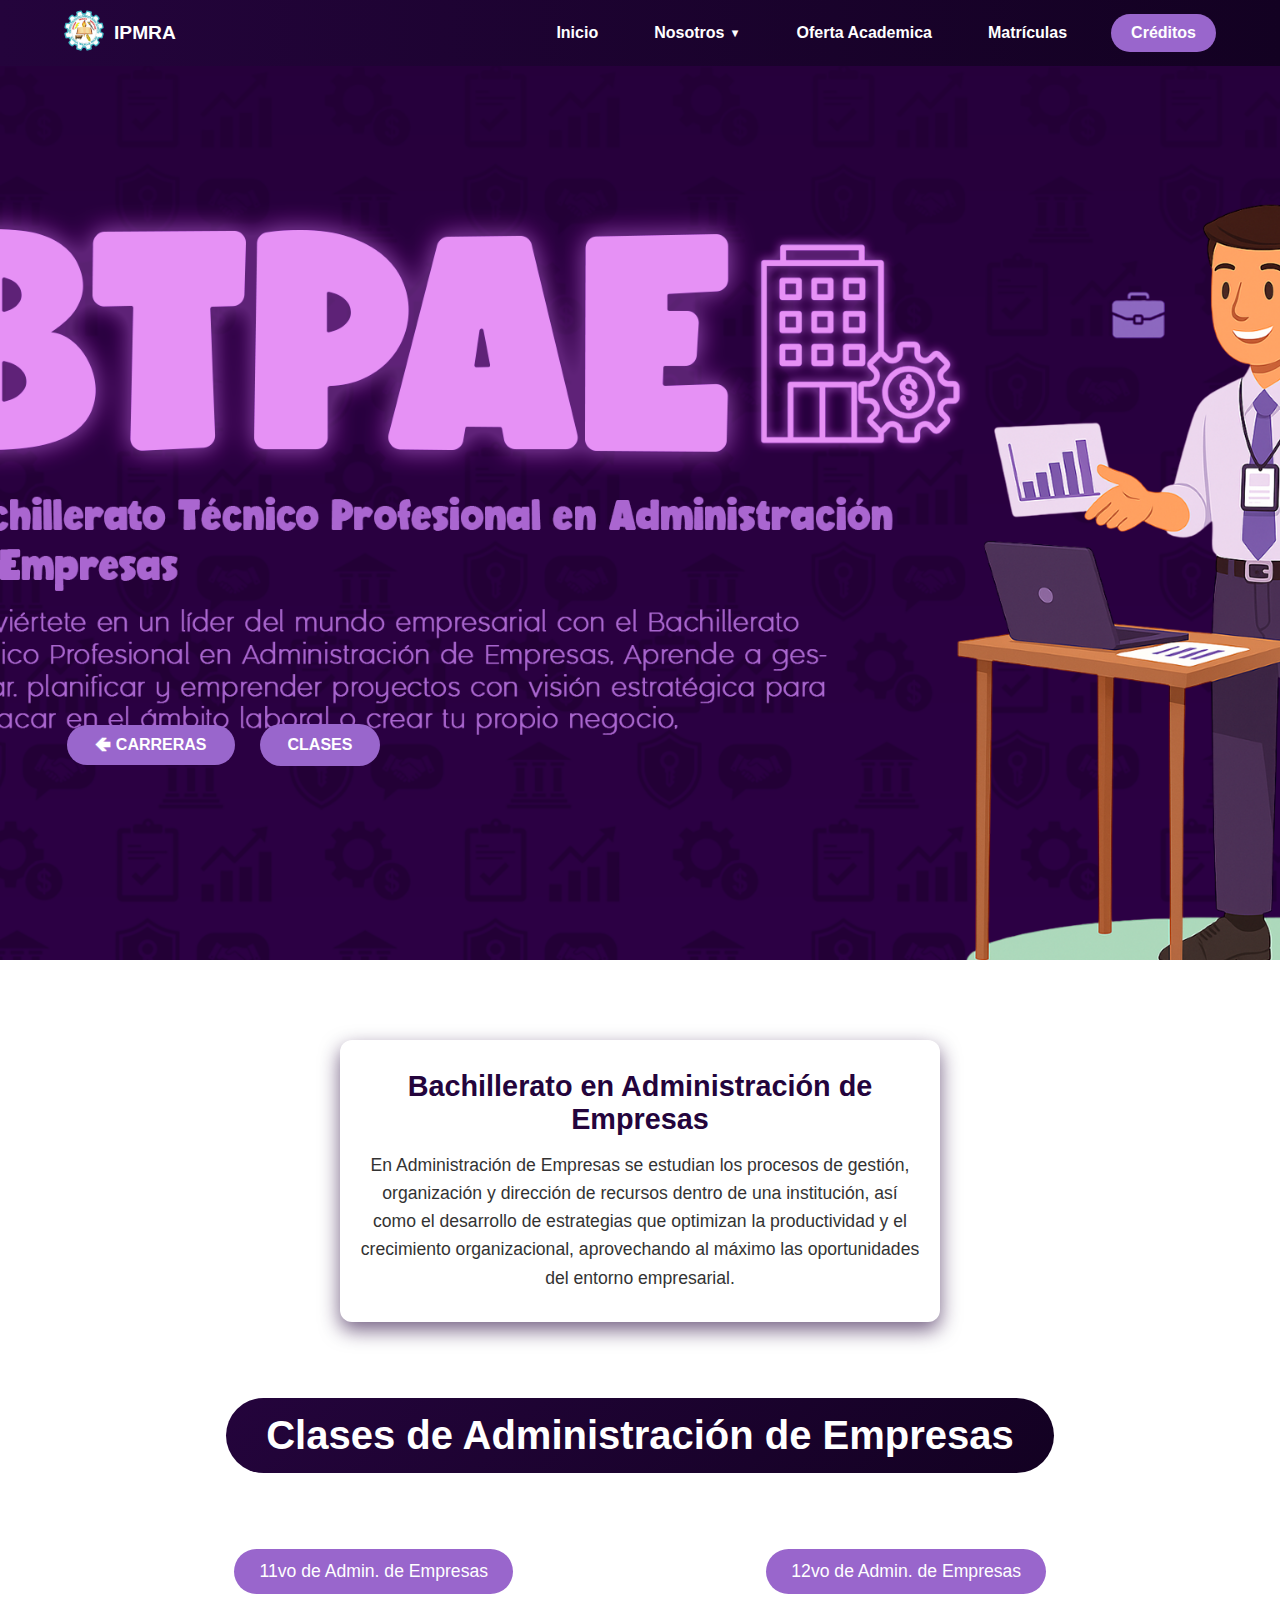
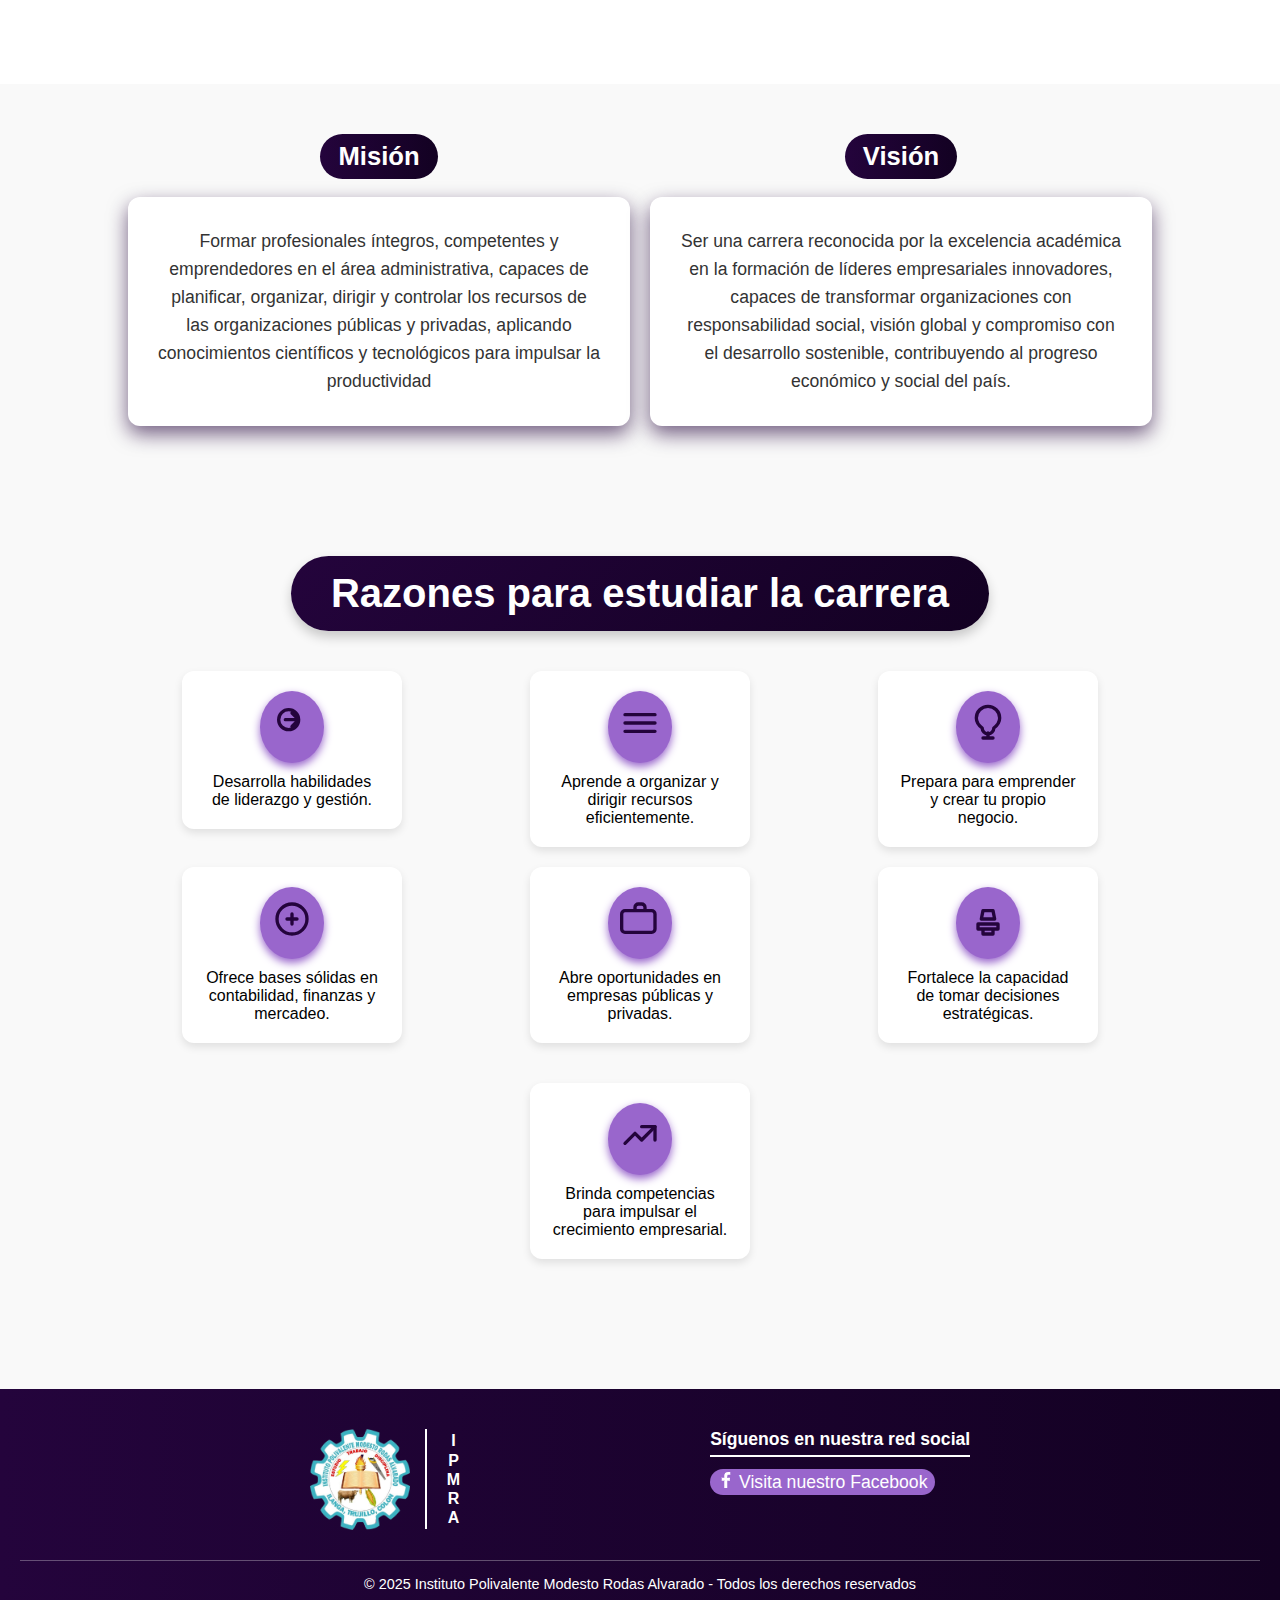
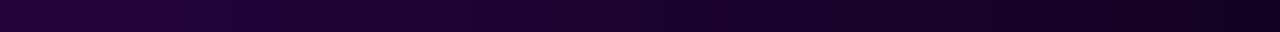
<file: adminempresas.html>
<!DOCTYPE html>
<html lang="es">
<head>
  <meta charset="UTF-8">
  <meta name="viewport" content="width=device-width, initial-scale=1.0">
  <title>Instituto Modesto Rodas Alvarado - Administracion de Empresas </title>
  
</head>
<style>
    /* ====== RESET ====== */
* {
  margin: 0;
  padding: 0;
  box-sizing: border-box;
  font-family: "Poppins", sans-serif;
}

body {
  padding-top: 50px;
  background: #f9f9f9;
}
.hero {
  align-items: flex-start; /* alinea contenido arriba */
  padding-top: 20px;       /* opcional, ajusta según necesites */
}
/* ====== MENU ====== */
.menu {
  background: linear-gradient(90deg,#24043c, #130122);
  padding: 10px 0;
  position: fixed;
  top: 0; left: 0;
  width: 100%;
  transition: all 0.3s ease;
  z-index: 1000;
}
.scrolled {
  box-shadow: 0 4px 12px rgba(0,0,0,0.25);
  background: linear-gradient(90deg,#24043c, #130122);
}
.alineacion-imra-logo {
  display: flex;
  justify-content: space-between;
  align-items: center;
  width: 90%;
  max-width: 1200px;
  margin: auto;
  position: relative;
}
.alineacion-imra-logo a {
  display:flex;
  align-items:center;
  gap:10px;
  text-decoration:none;
  font-weight:700;
  font-size:1.2rem;
  color:white;
}
.alineacion-logo img { border-radius:50%; }

/* ====== MENU OPCIONES ====== */
.alineacion-menu {
  list-style:none;
  display:flex;
  gap:2rem;
  align-items:center;
}
.alineacion-menu li { position: relative; }
.alineacion-menu a {
  text-decoration:none;
  font-size:1rem;
  font-weight:600;
  color:white;
  padding:8px 12px;
  border-radius:6px;
  display:flex;
  align-items:center;
  gap:5px;
  transition:all 0.3s ease;
}
.alineacion-menu a:hover { background-color:#9966cc; color:white; }

/* ====== SUBMENÚ ====== */
.submenu {
  display:none;
  position:absolute;
  top:100%;
  left:0;
  background:white;
  min-width:220px;
  box-shadow:0 4px 8px rgba(0,0,0,0.15);
  border-radius:8px;
  overflow:hidden;
  z-index:999;
}
.submenu a {
  color:#333;
  padding:10px 15px;
  border-bottom:1px solid #eee;
}
.submenu a:hover { background:#9966cc; color:white; }
.alineacion-menu li.show-submenu .submenu { display:block; }
.arrow { font-size:0.7rem; transition: transform 0.3s ease; }
.show-submenu > a .arrow { transform:rotate(180deg); }

/* ====== BOTON CREDITOS ====== */
.boton-creditos {
  background-color:#9966cc;
  border-radius:30px;
  transition:all 0.3s ease;
}
.boton-creditos a {
  color:white;
  font-weight:bold;
  padding:10px 20px;
  display:inline-block;
}
.boton-creditos:hover { background-color:#9966cc;}

/* ====== HAMBURGUESA ====== */
.hamburguesa {
  display: none;
  flex-direction: column;
  justify-content: left;
  cursor: pointer;
  width: 30px;
  height: 25px;
  position: relative;
  z-index: 1100;
}
.hamburguesa span {
  height: 3px;
  width: 100%;
  background: white;
  border-radius: 2px;
  transition: all 0.4s ease;
  position: absolute;
}
.hamburguesa span:nth-child(1) { top: 0; }
.hamburguesa span:nth-child(2) { top: 10px; }
.hamburguesa span:nth-child(3) { top: 20px; }
.hamburguesa.active span:nth-child(1) { transform: rotate(45deg); top: 10px; }
.hamburguesa.active span:nth-child(2) { opacity:0; }
.hamburguesa.active span:nth-child(3) { transform: rotate(-45deg); top: 10px; }

/* ====== HERO ====== */
.hero {
  margin-top: 10px;
  position: relative;
  width: 100%;
  height: 100vh;
  background: url("Imagenes/adminempresas.png") no-repeat center center/cover;
  display: flex;
  align-items: center;
  justify-content: flex-start;
  padding-left: 8%;
  color: #9966cc;
}
.hero-content{
  display: flex; gap: 60px; align-items: center; margin-top: 450px;
}
.btn-hero {
  background: #9966cc;
  color: white;
  text-decoration: none;
  font-weight: 600;
  padding: 12px 28px;
  border-radius: 30px;
  transition: all 0.3s ease-in-out;
  margin: -35px;
}
.btn-hero:hover {
  background: #24043c;
  color: #9966cc;
  transform: translateY(3px);
}
.btn-regresar{
  background: #9966cc;
  color: white;
  text-decoration: none;
  font-weight: 600;
  padding: 11px 28px;
  border-radius: 30px;
  margin-left: -35px;
  transition: all 0.3s ease-in-out;
}
.btn-regresar:hover {
  background: #24043c;
  color: #9966cc;
  transform: translateY(3px);
}
/* ====== BLOQUE DE INFORMACIÓN DE LA CARRERA ====== */
.info-carrera {
  display: flex;
  justify-content: center;
  align-items: center;
  margin-bottom: 40px;
  flex-wrap: wrap;
}
/* Ajuste del cuadro de la descripción de la carrera */
.descripcion-carrera {
  flex: 1;
  background: #fff;
  padding: 30px 20px;      /* más espacio arriba/abajo para hacerla más alta */
  border-radius: 12px;
  box-shadow: 0 8px 20px #24043ca1;
  text-align: center;
  max-width: 600px;        /* limita la anchura para que no se vea ancha */
  width: 100%;             /* ocupa el ancho disponible hasta max-width */
  transition: transform 0.4s ease, box-shadow 0.4s ease; /* animación */
}

.descripcion-carrera:hover {
  transform: translateY(-5px) scale(1.02);
  box-shadow: 0 12px 24px #24043ca1;
}
.descripcion-carrera h3 {
  font-size: 1.8rem;
  margin-bottom: 15px;
  color: #24043c;;
}
.descripcion-carrera p {
  font-size: 1.1rem;
  color: #333;
  line-height: 1.6;
}

/* ====== SECCION CLASES ====== */
.clases-section {
  padding: 80px 10%;
  background: #fff;
  text-align: center;
}
.titulo-clases {
  font-size: 2.5rem;
  color: white;
  margin-bottom: 40px;
  padding: 15px 40px;
  display: inline-block;
  background: linear-gradient(135deg,#24043c, #130122);
  border-radius: 50px;
  transition: transform 0.3s ease;
}
.titulo-clases:hover {
  transform: scale(1.05);
}
.contenedor-grados {
  display: flex;
  justify-content: space-between;
  gap: 20px;
}
.bloque-clases { width: 48%; }
.btn-toggle {
  background: linear-gradient(90deg,#9966cc,#9966cc);
  color: white;
  border: none;
  font-size: 1.1rem;
  padding: 12px 25px;
  border-radius: 30px;
  cursor: pointer;
  transition: all 0.3s ease;
  display: inline-block;
  position: relative;
}
.btn-toggle.active::after { transform: rotate(180deg); }
.btn-toggle:hover { background: linear-gradient(270deg, #24043c, #24043c); transform: scale(1.05); color: #9966cc; }

.clases-lista {
  max-height: 0;
  overflow: hidden;
  transition: max-height 0.5s ease, padding 0.3s ease;
  margin-top: 10px;
  display: flex;
  flex-direction: column;
  align-items: center;
  background: #f5f5f5;
  border-radius: 12px;
  padding: 0 0;
  width: fit-content;
  min-width: 220px;
  margin-left: auto;
  margin-right: auto;
}
.clases-lista.show {
  max-height: 1000px;
  padding: 20px 0;
}
.clase-card {
  padding: 12px 10px;
  width: 200px;
  text-align: center;
  border-radius: 6px;
  background: #fff;
  color: #333;
  cursor: pointer;
  margin: 8px 0;
  transition: background 0.3s, transform 0.3s;
}
.clase-card:hover { background: #9966cc;color: white; transform: translateY(-3px); }

/* ====== MISION Y VISION (MODIFICADAS: pastilla, centrado y animación) ====== */
.mision-vision {
  display: flex;
  justify-content: space-around;
  gap: 20px;
  padding: 50px 10%;
  flex-wrap: wrap;
  align-items: stretch;
}

/* centramos el título (pastilla) respecto a la caja de contenido */
.mision,
.vision {
  flex: 1;
  min-width: 250px;
  display: flex;
  flex-direction: column;
  align-items: center; /* importante para centrar la pastilla sobre la caja */
}

/* pastilla que cubre solo el texto y usa los mismos tonos de la página */
.titulo-mv {
  display: inline-block;
  background: linear-gradient(90deg,#24043c, #130122);
  color: white;
  font-size: 1.6rem;
  font-weight: 700;
  padding: 8px 18px;
  border-radius: 25px;
  text-align: center;
  margin: 0 0 18px 0;
  transition: transform 0.28s ease, background 0.28s ease, box-shadow 0.28s ease;
  cursor: default;
}

/* efecto al pasar el mouse sobre la pastilla */
.titulo-mv:hover {
  transform: scale(1.06);
  background: linear-gradient(90deg,#130122,#24043c);
  box-shadow: 0 8px 18px rgba(52,121,29,0.18);
}

/* contenido debajo de la pastilla (misma altura) */
.contenido-mv {
  flex: 1;
  background: #fff;
  padding: 30px;
  border-radius: 12px;
  box-shadow: 0 8px 20px #24043ca1;
  text-align: center;
  font-size: 1.1rem;
  color: #333;
  line-height: 1.6;
  transition: transform 0.3s ease, box-shadow 0.3s ease;
}

/* animación al pasar el mouse sobre la caja de contenido */
.contenido-mv:hover {
  transform: translateY(-8px) scale(1.02);
  box-shadow: 0 12px 24px #24043ca1;
}

/* ====== RAZONES PARA ESTUDIAR LA CARRERA ====== */
.razones-section {
  padding: 80px 10%;
  background: #f9f9f9;
  text-align: center;
}
.titulo-razones {
  font-size: 2.5rem;
  color: white;
  margin-bottom: 40px;
  padding: 15px 40px;
  display: inline-block;
  background: linear-gradient(135deg,#24043c, #130122);
  border-radius: 50px;
  box-shadow: 0 6px 12px rgba(0,0,0,0.2);
  transition: transform 0.28s ease, box-shadow 0.28s ease;
}

/* animación para el título Razones */
.titulo-razones:hover {
  transform: scale(1.06);
  box-shadow: 0 12px 20px rgba(0,0,0,0.18);
}

/* imágenes apiladas verticalmente y alineadas a la izquierda (más grandes) */
.razones-imagenes {
  display: flex;
  flex-direction: column; /* pone las imágenes una debajo de la otra */
  align-items: center;    /* centra horizontalmente */
  gap: 30px;              /* espacio entre las imágenes */
  margin: 40px auto;      /* centra todo el contenedor y separa del resto */
}

.razones-imagenes .imagen-razon {
  width: 60%;             /* ancho más grande de la imagen */
  max-width: 600px;       /* opcional para no sobrepasar cierto tamaño */
  height: auto;           /* mantiene proporción */
  border-radius: 12px;
   transition: transform 0.3s ease;
}
.razones-imagenes .imagen-razon:hover {
  transform: scale(1.05);
}

.razones-grid {
  display: grid;
  grid-template-columns: repeat(3, 1fr);
  grid-auto-rows: auto;
  gap: 20px;
  justify-items: center;
  align-items: start;
}
/* Razones individuales */
.razon-card {
  display: flex;
  flex-direction: column;
  align-items: center;
  text-align: center;
  width: 220px;
  padding: 20px;
  background-color: #fff;
  border-radius: 12px;
  box-shadow: 0 4px 8px rgba(0,0,0,0.1);
  transition: transform 0.3s ease, box-shadow 0.3s ease;
}

.razon-card:hover {
  transform: translateY(-8px);
  box-shadow: 0 12px 20px rgba(0,0,0,0.2);
}
.razon-icon {
  display: inline-block;
  font-size: 2rem;
  margin-bottom: 10px;
  color: #9966cc;
  padding: 12px;
  border-radius: 50%;
  background: #9966cc;
  box-shadow: 0 4px 8px #9966cc;
}
.razon-icon {
  margin-bottom: 10px; /* icono arriba del texto */
  color: #24043c; /* puedes cambiar color del icono */
}

.razon-card.especial {
  margin: 40px auto 0 auto;
  grid-column: 1 / -1;
  max-width: 350px;
}
/* Última razón centrada debajo de las demás */
.razones-grid .razon-card:nth-child(7) {
  grid-column: 2; /* Centrada en la segunda columna */
  margin-top: 20px;
}

/* Responsivo: en móviles se muestra en 1 columna */
@media (max-width: 768px) {
  .razones-grid {
    grid-template-columns: 1fr;
  }
  .razones-grid .razon-card:nth-child(7) {
    grid-column: auto;
  }
}

/* ====== FOOTER ====== */
footer {
  margin-top:50px;
  background:linear-gradient(90deg,#24043c, #130122);
  color:white;
  padding:40px 20px;
}
.footer-container {
  display:flex;
  justify-content:center;
  gap:250px;
  max-width:900px;
  margin:auto;
  flex-wrap:wrap;
}
.footer-logo { display:flex; align-items:center; gap:15px; }
.footer-logo img { width:100px; }
.logo-text { display:flex; align-items:center; gap:20px; }
.vertical-line { width:2px; height:100px; background-color:white; }
.vertical-ipmra { font-size:1rem; font-weight:700; line-height:1.2; white-space:pre-line; text-align:center; }
.footer-contact ul { list-style:none; padding:0; }
.footer-contact h4 { margin-bottom:15px; font-size:1.1rem; border-bottom:2px solid white; display:inline-block; padding-bottom:5px; }
.footer-contact li { margin-bottom:8px; }
.footer-contact a { text-decoration:none; color:white; font-size:1.1rem; }
.boton-facebook { background-color:#9966cc; padding:3px 8px; border-radius:30px; transition:all 0.3s ease; }
.boton-facebook:hover { background-color:#24043c; color: #9966cc; }
.footer-bottom { text-align:center; margin-top:30px; font-size:0.9rem; border-top:1px solid rgba(255,255,255,0.3); padding-top:15px; }

/* ====== RESPONSIVE ====== */
@media (max-width: 900px) {
  .contenedor-grados { flex-direction: column; }
  .bloque-clases { width: 100%; }
  .footer-container { flex-direction: column; gap:20px; align-items:center; }
  .contenedor-razones { gap: 15px; }
}
@media (max-width: 768px) {
  .alineacion-menu {
    display:none;
    flex-direction:column;
    gap:1rem;
    background: linear-gradient(90deg,#24043c, #130122);
    width:100%;
    border-radius:8px;
    animation:slideDown 0.4s ease forwards;
    position:absolute;
    top:100%;
    left:0;
  }
  .alineacion-menu.show { display:flex; }
  @keyframes slideDown { from { opacity:0; transform:translateY(-20px);} to { opacity:1; transform:translateY(0); } }
  .hamburguesa { display:flex; }
  .hero-content h1 { font-size: 2.2rem; }
  .info-carrera { flex-direction: column; align-items: center; }

  /* para pantallas pequeñas, apilar las imágenes y centrarlas */
  .razones-imagenes {
    align-items: center;
  }

  .imagen-razon {
    width: 90%;
  }
}

</style>
<body>

  <!-- HERO -->
  <section class="hero">
  <div class="hero-content">
    <!-- Botón CLASES y REGRESAR juntos -->
    <a href="carreras.html" class="btn-regresar">🡸 CARRERAS</a>
    <a href="#clases" class="btn-hero">CLASES</a>
  </div>
</section>

  <!-- MENU -->
  <header>
    <nav class="menu" id="menu">
      <div class="alineacion-imra-logo">
        <a href="index.html">
          <span class="alineacion-logo"><img src="Imagenes/IMRA-logo.png" alt="logo" width="40px"></span>
          <span class="alineacion-imra">IPMRA</span>
        </a>
        <div class="hamburguesa" id="hamburguesa">
          <span></span><span></span><span></span>
        </div>
        <ul class="alineacion-menu" id="menu-opciones">
          <li><a href="index.html">Inicio</a></li>
          <li>
            <a href="#">Nosotros <span class="arrow">▼</span></a>
            <ul class="submenu">
              <li><a href="nuestra-identidad.html">Nuestra Identidad</a></li>
              <li><a href="departamentos.html">Departamentos</a></li>
              <li><a href="maestros.html">Maestros</a></li>
              <li><a href="instalaciones.html">Instalaciones</a></li>
            </ul>
          </li>
          <li><a href="carreras.html">Oferta Academica</a></li>
          <li><a href="matriculas.html">Matrículas</a></li>
          <li class="boton-creditos"><a href="creditos.html">Créditos</a></li>
        </ul>
      </div>
    </nav>
  </header>

  <!-- SECCIÓN CLASES -->
  <section id="clases" class="clases-section">
    <div class="info-carrera">
      <div class="descripcion-carrera">
        <h3>Bachillerato en Administración de Empresas</h3>
        <p>
          En Administración de Empresas se estudian los procesos de gestión, organización y dirección de recursos dentro de una institución, así como el desarrollo de estrategias que optimizan la productividad y el crecimiento organizacional, aprovechando al máximo las oportunidades del entorno empresarial.
        </p>
      </div>
    </div>
    <br><br>
    <h2 class="titulo-clases">Clases de Administración de Empresas</h2>
    <br><br><br>
    <div class="contenedor-grados">
  <!-- 11vo -->
  <div class="bloque-clases">
    <button class="btn-toggle" data-target="grado12">11vo de Admin. de Empresas</button>
    <div id="grado12" class="clases-lista">
      <div class="clase-card">Contabilidad intermedia</div>
      <div class="clase-card">Administración general</div>
      <div class="clase-card">Economía</div>
      <div class="clase-card">Matemática financiera básica</div>
      <div class="clase-card">Estadística aplicada</div>
      <div class="clase-card">Informática administrativa</div>
      <div class="clase-card">Mercadotecnia introductoria</div>
      <div class="clase-card">Ética profesional</div>
      <div class="clase-card">Inglés técnico</div>
    </div>
  </div>

  <!-- 12vo -->
  <div class="bloque-clases">
    <button class="btn-toggle" data-target="grado11">12vo de Admin. de Empresas</button>
    <div id="grado11" class="clases-lista">
      <div class="clase-card">Contabilidad de costos</div>
      <div class="clase-card">Administración financiera</div>
      <div class="clase-card">Gestión de recursos humanos</div>
      <div class="clase-card">Mercadotecnia</div>
      <div class="clase-card">Legislación mercantil y laboral</div>
      <div class="clase-card">Ética y liderazgo empresarial</div>
      <div class="clase-card">Informática aplicada a la administración</div>
      <div class="clase-card">Matemática financiera</div>
      <div class="clase-card">Español</div>
      <div class="clase-card">Inglés técnico</div>
    </div>
  </div>
</div>

      
  </section>

  <!-- SECCIÓN MISIÓN Y VISIÓN -->
  <section class="mision-vision">
    <div class="mision">
      <span class="titulo-mv">Misión</span>
      <div class="contenido-mv">
        <p>
          Formar profesionales íntegros, competentes y emprendedores en el área administrativa, capaces de planificar, organizar, dirigir y controlar los recursos de las organizaciones públicas y privadas, aplicando conocimientos científicos y tecnológicos para impulsar la productividad
        </p>
      </div>
    </div>

    <div class="vision">
      <span class="titulo-mv">Visión</span>
      <div class="contenido-mv">
        <p>
          Ser una carrera reconocida por la excelencia académica en la formación de líderes empresariales innovadores, capaces de transformar organizaciones con responsabilidad social, visión global y compromiso con el desarrollo sostenible, contribuyendo al progreso económico y social del país.
        </p>
      </div>
    </div>
  </section>

  <!-- SECCIÓN RAZONES PARA ESTUDIAR LA CARRERA -->
<section class="razones-section">
  <h2 class="titulo-razones">Razones para estudiar la carrera</h2>

  <div class="razones-grid">
    <!-- 1️⃣ Liderazgo y gestión -->
    <div class="razon-card">
      <div class="razon-icon">
        <!-- Icono de liderazgo (persona con estrella) -->
        <svg xmlns="http://www.w3.org/2000/svg" fill="none" viewBox="0 0 24 24" stroke="currentColor" width="40" height="40">
          <path stroke-linecap="round" stroke-linejoin="round" stroke-width="2" d="M12 14l4-4m0 0l-4-4m4 4H8m8 0a6 6 0 11-12 0 6 6 0 0112 0z" />
        </svg>
      </div>
      Desarrolla habilidades de liderazgo y gestión.
    </div>

    <!-- 2️⃣ Organización y dirección -->
    <div class="razon-card">
      <div class="razon-icon">
        <!-- Icono de organización (carpeta/documentos) -->
        <svg xmlns="http://www.w3.org/2000/svg" fill="none" viewBox="0 0 24 24" stroke="currentColor" width="40" height="40">
          <path stroke-linecap="round" stroke-linejoin="round" stroke-width="2" d="M3 7h18M3 12h18M3 17h18" />
        </svg>
      </div>
      Aprende a organizar y dirigir recursos eficientemente.
    </div>

    <!-- 3️⃣ Emprendimiento -->
    <div class="razon-card">
      <div class="razon-icon">
        <!-- Icono de emprendimiento (bombilla/idea) -->
        <svg xmlns="http://www.w3.org/2000/svg" fill="none" viewBox="0 0 24 24" stroke="currentColor" width="40" height="40">
          <path stroke-linecap="round" stroke-linejoin="round" stroke-width="2" d="M12 2a7 7 0 00-7 7c0 2.5 1.5 4.5 3.5 6a3.5 3.5 0 007 0c2-1.5 3.5-3.5 3.5-6a7 7 0 00-7-7z" />
          <path stroke-linecap="round" stroke-linejoin="round" stroke-width="2" d="M9 21h6m-3-3v3" />
        </svg>
      </div>
      Prepara para emprender y crear tu propio negocio.
    </div>

    <!-- 4️⃣ Finanzas y mercadeo -->
    <div class="razon-card">
      <div class="razon-icon">
        <!-- Icono de finanzas (moneda/dinero) -->
        <svg xmlns="http://www.w3.org/2000/svg" fill="none" viewBox="0 0 24 24" stroke="currentColor" width="40" height="40">
          <circle cx="12" cy="12" r="9" stroke-width="2" />
          <path stroke-linecap="round" stroke-linejoin="round" stroke-width="2" d="M9 12h6m-3-3v6" />
        </svg>
      </div>
      Ofrece bases sólidas en contabilidad, finanzas y mercadeo.
    </div>

    <!-- 5️⃣ Oportunidades laborales -->
    <div class="razon-card">
      <div class="razon-icon">
        <!-- Icono de trabajo (maletín) -->
        <svg xmlns="http://www.w3.org/2000/svg" fill="none" viewBox="0 0 24 24" stroke="currentColor" width="40" height="40">
          <path stroke-linecap="round" stroke-linejoin="round" stroke-width="2" d="M9 7V5a2 2 0 012-2h2a2 2 0 012 2v2m4 0h-16a2 2 0 00-2 2v9a2 2 0 002 2h16a2 2 0 002-2v-9a2 2 0 00-2-2z" />
        </svg>
      </div>
      Abre oportunidades en empresas públicas y privadas.
    </div>

    <!-- 6️⃣ Decisiones estratégicas -->
    <div class="razon-card">
      <div class="razon-icon">
        <!-- Icono de estrategia (ajedrez/torre) -->
        <svg xmlns="http://www.w3.org/2000/svg" fill="none" viewBox="0 0 24 24" stroke="currentColor" width="40" height="40">
          <path stroke-linecap="round" stroke-linejoin="round" stroke-width="2" d="M9 21h6v-3H9v3zM6 18h12v-3H6v3zm2-6h8l-1-5H9l-1 5z" />
        </svg>
      </div>
      Fortalece la capacidad de tomar decisiones estratégicas.
    </div>

    <!-- 7️⃣ Crecimiento empresarial -->
    <div class="razon-card especial">
      <div class="razon-icon">
        <!-- Icono de crecimiento (gráfica en subida) -->
        <svg xmlns="http://www.w3.org/2000/svg" fill="none" viewBox="0 0 24 24" stroke="currentColor" width="40" height="40">
          <path stroke-linecap="round" stroke-linejoin="round" stroke-width="2" d="M3 17l6-6 4 4 8-8" />
          <path stroke-linecap="round" stroke-linejoin="round" stroke-width="2" d="M13 7h8v8" />
        </svg>
      </div>
      Brinda competencias para impulsar el crecimiento empresarial.
    </div>
  </div>
</section>



  <!-- IMÁGENES DE FINANZAS 
  <div class="razones-imagenes">
    <img src="Finan1.jpeg" alt="Imagen 1 de finanzas" class="imagen-razon">
    <img src="Finan2.jpeg" alt="Imagen 2 de finanzas" class="imagen-razon">
  </div>-->

  <!-- FOOTER -->
  <footer>
    <div class="footer-container">
      <div class="footer-logo">
        <img src="Imagenes/IMRA-logo.png" alt="logo">
        <div class="logo-text">
          <div class="vertical-line"></div>
          <span class="vertical-ipmra">I<br>P<br>M<br>R<br>A</span>
        </div>
      </div>
      <div class="footer-contact">
        <h4>Síguenos en nuestra red social</h4>
        <ul>
          <li>
            <a class="boton-facebook" href="https://www.facebook.com/profile.php?id=100064632464818" target="_blank">
              <img src="Imagenes/facebook.png" alt="facebook" width="16px"> Visita nuestro Facebook
            </a>
          </li>
        </ul>
      </div>
    </div>
    <div class="footer-bottom">
      <p>&copy; 2025 Instituto Polivalente Modesto Rodas Alvarado - Todos los derechos reservados</p>
    </div>
  </footer>

  <!-- SCRIPT -->
  <script>
    // Scroll efecto en menú
    window.addEventListener("scroll", function() {
      const menu = document.getElementById("menu");
      if (window.scrollY > 50) {
        menu.classList.add("scrolled");
      } else {
        menu.classList.remove("scrolled");
      }
    });

    // Scroll suave botón "CLASES" centrando contenedor
    document.querySelector('.btn-hero').addEventListener('click', function(e) {
      e.preventDefault();

      const seccionClases = document.querySelector('#clases');
      const contenedorGrados = seccionClases.querySelector('.contenedor-grados');

      const windowHeight = window.innerHeight;
      const contentHeight = contenedorGrados.offsetHeight;

      const bodyRect = document.body.getBoundingClientRect().top;
      const elementRect = contenedorGrados.getBoundingClientRect().top;
      const elementPosition = elementRect - bodyRect;

      let offsetPosition;
      if (contentHeight < windowHeight) {
        offsetPosition = elementPosition - (windowHeight - contentHeight)/2;
      } else {
        offsetPosition = elementPosition - 70; // espacio desde menú
      }

      window.scrollTo({
        top: offsetPosition,
        behavior: 'smooth'
      });
    });

    // Submenú
    document.querySelectorAll(".alineacion-menu li > a").forEach(link => {
      link.addEventListener("click", function(e) {
        const parent = this.parentElement;
        if (parent.querySelector(".submenu")) {
          e.preventDefault();
          parent.classList.toggle("show-submenu");
        }
      });
    });

    // Menú hamburguesa
    const hamburguesa = document.getElementById("hamburguesa");
    const menuOpciones = document.getElementById("menu-opciones");
    hamburguesa.addEventListener("click", () => {
      hamburguesa.classList.toggle("active");
      menuOpciones.classList.toggle("show");
    });

    // Toggle de listas 11vo y 12vo con scroll suave
    document.querySelectorAll('.btn-toggle').forEach(boton => {
      boton.addEventListener('click', function(e) {
        const target = document.getElementById(boton.dataset.target);

        // Alternar la lista
        target.classList.toggle('show');
        boton.classList.toggle('active');

        // Scroll suave
        const bodyRect = document.body.getBoundingClientRect().top;
        const elementRect = boton.getBoundingClientRect().top;
        const elementPosition = elementRect - bodyRect;
        const offset = 70;

        window.scrollTo({
          top: elementPosition - offset,
          behavior: 'smooth'
        });
      });
    });
  </script>
</body>
</html>
</file>
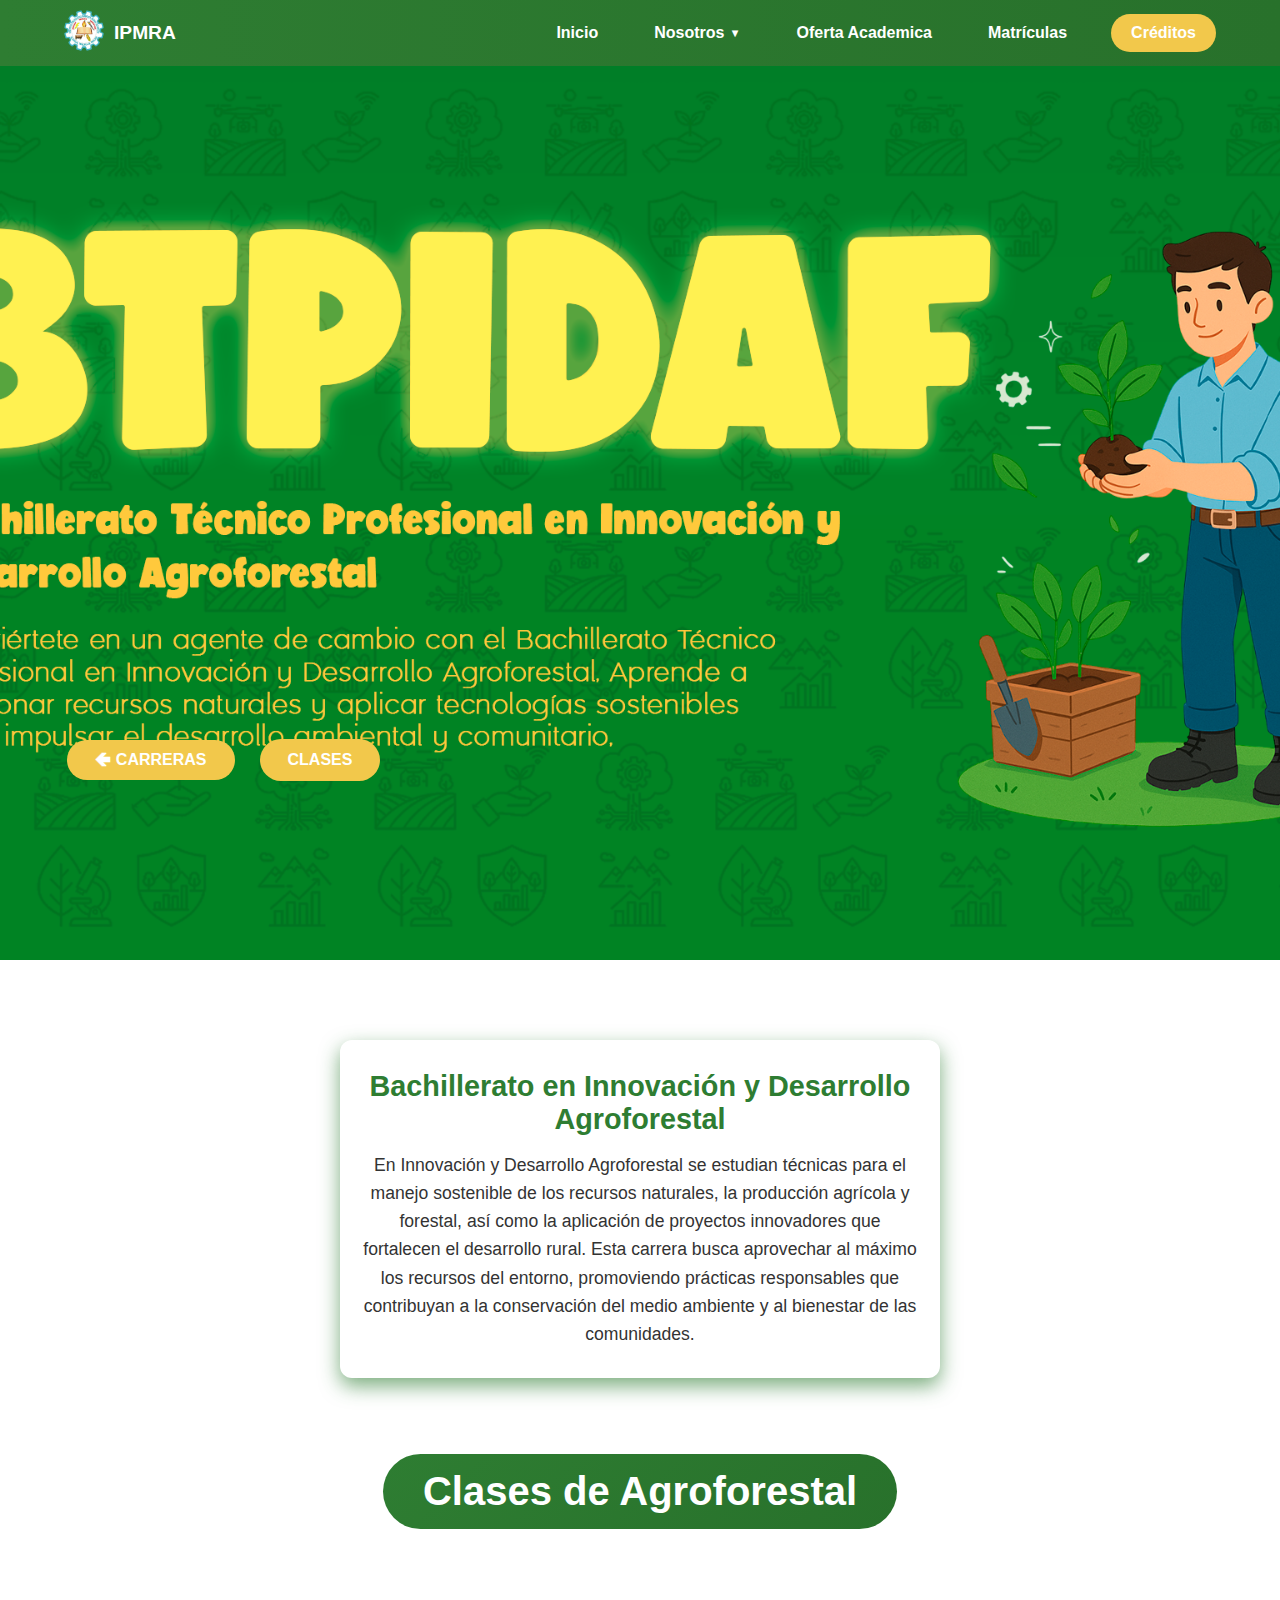
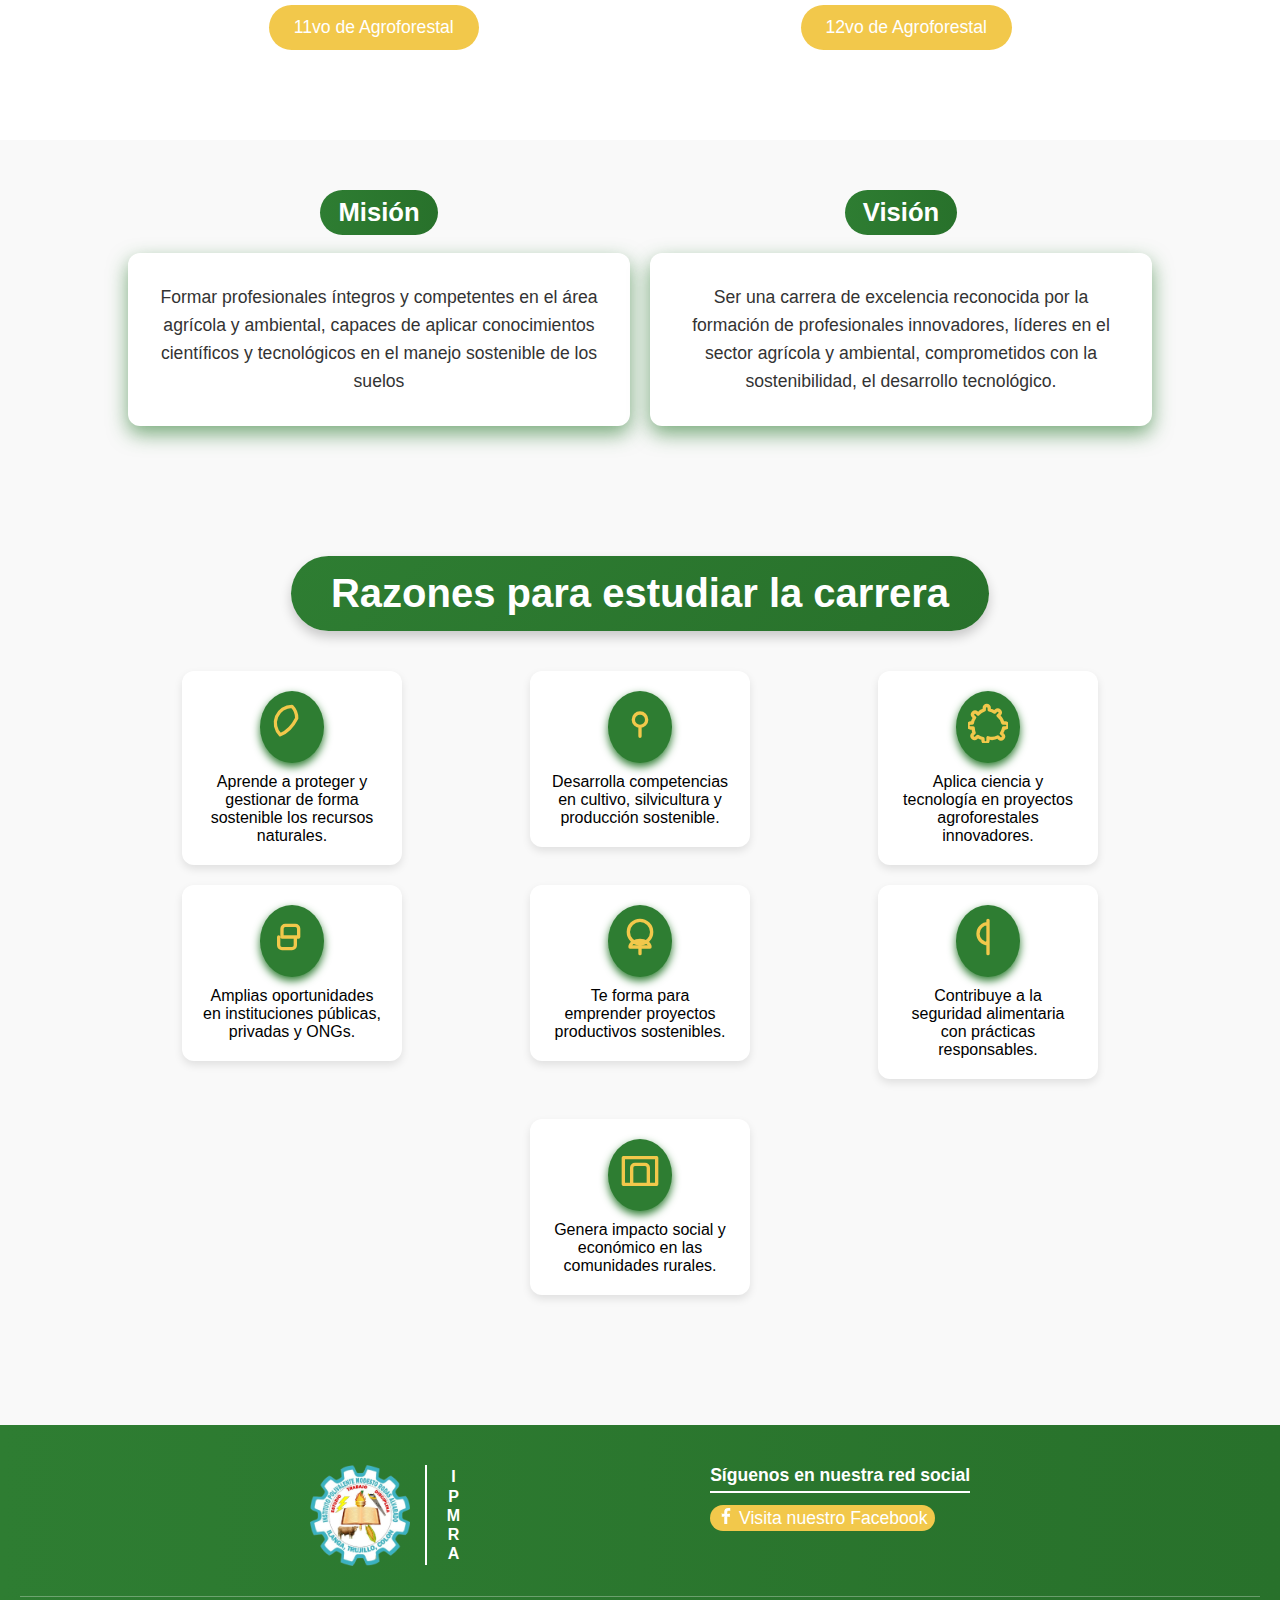
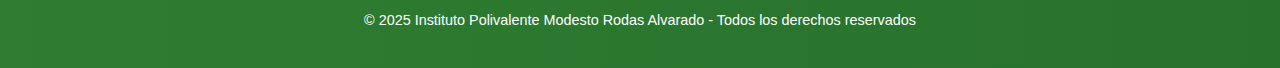
<file: agroforestal.html>
<!DOCTYPE html>
<html lang="es">
<head>
  <meta charset="UTF-8">
  <meta name="viewport" content="width=device-width, initial-scale=1.0">
  <title>Instituto Modesto Rodas Alvarado - Agroforestal </title>
  
</head>
<style>
   /* ====== RESET ====== */
* {
  margin: 0;
  padding: 0;
  box-sizing: border-box;
  font-family: "Poppins", sans-serif;
}

body {
  padding-top: 50px;
  background: #f9f9f9;
}
.hero {
  align-items: flex-start; /* alinea contenido arriba */
  padding-top: 20px;       /* opcional, ajusta según necesites */
}
/* ====== MENU ====== */
.menu {
  background: linear-gradient(90deg,#2e7d32, #28712b);
  padding: 10px 0;
  position: fixed;
  top: 0; left: 0;
  width: 100%;
  transition: all 0.3s ease;
  z-index: 1000;
}
.scrolled {
  box-shadow: 0 4px 12px rgba(0,0,0,0.25);
  background: linear-gradient(90deg,#2e7d32, #28712b);
}
.alineacion-imra-logo {
  display: flex;
  justify-content: space-between;
  align-items: center;
  width: 90%;
  max-width: 1200px;
  margin: auto;
  position: relative;
}
.alineacion-imra-logo a {
  display:flex;
  align-items:center;
  gap:10px;
  text-decoration:none;
  font-weight:700;
  font-size:1.2rem;
  color:white;
}
.alineacion-logo img { border-radius:50%; }

/* ====== MENU OPCIONES ====== */
.alineacion-menu {
  list-style:none;
  display:flex;
  gap:2rem;
  align-items:center;
}
.alineacion-menu li { position: relative; }
.alineacion-menu a {
  text-decoration:none;
  font-size:1rem;
  font-weight:600;
  color:white;
  padding:8px 12px;
  border-radius:6px;
  display:flex;
  align-items:center;
  gap:5px;
  transition:all 0.3s ease;
}
.alineacion-menu a:hover { background-color:#f2c84b; color:white; }

/* ====== SUBMENÚ ====== */
.submenu {
  display:none;
  position:absolute;
  top:100%;
  left:0;
  background:white;
  min-width:220px;
  box-shadow:0 4px 8px rgba(0,0,0,0.15);
  border-radius:8px;
  overflow:hidden;
  z-index:999;
}
.submenu a {
  color:#333;
  padding:10px 15px;
  border-bottom:1px solid #eee;
}
.submenu a:hover { background:#f2c84b; color:white; }
.alineacion-menu li.show-submenu .submenu { display:block; }
.arrow { font-size:0.7rem; transition: transform 0.3s ease; }
.show-submenu > a .arrow { transform:rotate(180deg); }

/* ====== BOTON CREDITOS ====== */
.boton-creditos {
  background-color:#f2c84b;
  border-radius:30px;
  transition:all 0.3s ease;
}
.boton-creditos a {
  color:white;
  font-weight:bold;
  padding:10px 20px;
  display:inline-block;
}
.boton-creditos:hover { background-color:#f2c84b;}

/* ====== HAMBURGUESA ====== */
.hamburguesa {
  display: none;
  flex-direction: column;
  justify-content: left;
  cursor: pointer;
  width: 30px;
  height: 25px;
  position: relative;
  z-index: 1100;
}
.hamburguesa span {
  height: 3px;
  width: 100%;
  background: white;
  border-radius: 2px;
  transition: all 0.4s ease;
  position: absolute;
}
.hamburguesa span:nth-child(1) { top: 0; }
.hamburguesa span:nth-child(2) { top: 10px; }
.hamburguesa span:nth-child(3) { top: 20px; }
.hamburguesa.active span:nth-child(1) { transform: rotate(45deg); top: 10px; }
.hamburguesa.active span:nth-child(2) { opacity:0; }
.hamburguesa.active span:nth-child(3) { transform: rotate(-45deg); top: 10px; }

/* ====== HERO ====== */
.hero {
  margin-top: 10px;
  position: relative;
  width: 100%;
  height: 100vh;
  background: url("Imagenes/banner-agroforestal.png") no-repeat center center/cover;
  display: flex;
  align-items: center;
  justify-content: flex-start;
  padding-left: 8%;
  color: #f2c84b;
}
.hero-content{
  display: flex; gap: 60px; align-items: center; margin-top: 480px;
}
.btn-hero {
  background: #f2c84b;
  color: white;
  text-decoration: none;
  font-weight: 600;
  padding: 12px 28px;
  border-radius: 30px;
  transition: all 0.3s ease-in-out;
  margin: -35px;
}
.btn-hero:hover {
  background: #2e7d32;
  color: #f2c84b;
  transform: translateY(3px);
}
.btn-regresar{
  background: #f2c84b;
  color: white;
  text-decoration: none;
  font-weight: 600;
  padding: 11px 28px;
  border-radius: 30px;
  margin-left: -35px;
  transition: all 0.3s ease-in-out;
}
.btn-regresar:hover {
  background: #2e7d32;
  color: #f2c84b;
  transform: translateY(3px);
}
/* ====== BLOQUE DE INFORMACIÓN DE LA CARRERA ====== */
.info-carrera {
  display: flex;
  justify-content: center;
  align-items: center;
  margin-bottom: 40px;
  flex-wrap: wrap;
}
/* Ajuste del cuadro de la descripción de la carrera */
.descripcion-carrera {
  flex: 1;
  background: #fff;
  padding: 30px 20px;      /* más espacio arriba/abajo para hacerla más alta */
  border-radius: 12px;
  box-shadow: 0 8px 20px #2e7d32a1;
  text-align: center;
  max-width: 600px;        /* limita la anchura para que no se vea ancha */
  width: 100%;             /* ocupa el ancho disponible hasta max-width */
  transition: transform 0.4s ease, box-shadow 0.4s ease; /* animación */
}

.descripcion-carrera:hover {
  transform: translateY(-5px) scale(1.02);
  box-shadow: 0 12px 24px #2e7d32a1;
}
.descripcion-carrera h3 {
  font-size: 1.8rem;
  margin-bottom: 15px;
  color: #2e7d32;
}
.descripcion-carrera p {
  font-size: 1.1rem;
  color: #333;
  line-height: 1.6;
}

/* ====== SECCION CLASES ====== */
.clases-section {
  padding: 80px 10%;
  background: #fff;
  text-align: center;
}
.titulo-clases {
  font-size: 2.5rem;
  color: white;
  margin-bottom: 40px;
  padding: 15px 40px;
  display: inline-block;
  background: linear-gradient(135deg,#2e7d32, #28712b);
  border-radius: 50px;
  transition: transform 0.3s ease;
}
.titulo-clases:hover {
  transform: scale(1.05);
}
.contenedor-grados {
  display: flex;
  justify-content: space-between;
  gap: 20px;
}
.bloque-clases { width: 48%; }
.btn-toggle {
  background: linear-gradient(90deg,#f2c84b,#f2c84b);
  color: white;
  border: none;
  font-size: 1.1rem;
  padding: 12px 25px;
  border-radius: 30px;
  cursor: pointer;
  transition: all 0.3s ease;
  display: inline-block;
  position: relative;
}
.btn-toggle.active::after { transform: rotate(180deg); }
.btn-toggle:hover { background: linear-gradient(270deg,#2e7d32, #28712b); transform: scale(1.05); color: #f2c84b; }

.clases-lista {
  max-height: 0;
  overflow: hidden;
  transition: max-height 0.5s ease, padding 0.3s ease;
  margin-top: 10px;
  display: flex;
  flex-direction: column;
  align-items: center;
  background: #f5f5f5;
  border-radius: 12px;
  padding: 0 0;
  width: fit-content;
  min-width: 220px;
  margin-left: auto;
  margin-right: auto;
}
.clases-lista.show {
  max-height: 1000px;
  padding: 20px 0;
}
.clase-card {
  padding: 12px 10px;
  width: 200px;
  text-align: center;
  border-radius: 6px;
  background: #fff;
  color: #333;
  cursor: pointer;
  margin: 8px 0;
  transition: background 0.3s, transform 0.3s;
}
.clase-card:hover { background: #f2c84b;color: white; transform: translateY(-3px); }

/* ====== MISION Y VISION (MODIFICADAS: pastilla, centrado y animación) ====== */
.mision-vision {
  display: flex;
  justify-content: space-around;
  gap: 20px;
  padding: 50px 10%;
  flex-wrap: wrap;
  align-items: stretch;
}

/* centramos el título (pastilla) respecto a la caja de contenido */
.mision,
.vision {
  flex: 1;
  min-width: 250px;
  display: flex;
  flex-direction: column;
  align-items: center; /* importante para centrar la pastilla sobre la caja */
}

/* pastilla que cubre solo el texto y usa los mismos tonos de la página */
.titulo-mv {
  display: inline-block;
  background: linear-gradient(90deg,#2e7d32,#28712b);
  color: white;
  font-size: 1.6rem;
  font-weight: 700;
  padding: 8px 18px;
  border-radius: 25px;
  text-align: center;
  margin: 0 0 18px 0;
  transition: transform 0.28s ease, background 0.28s ease, box-shadow 0.28s ease;
  cursor: default;
}

/* efecto al pasar el mouse sobre la pastilla */
.titulo-mv:hover {
  transform: scale(1.06);
  background: linear-gradient(90deg,#28712b, #2e7d32);
  box-shadow: 0 8px 18px rgba(52,121,29,0.18);
}

/* contenido debajo de la pastilla (misma altura) */
.contenido-mv {
  flex: 1;
  background: #fff;
  padding: 30px;
  border-radius: 12px;
  box-shadow: 0 8px 20px #2e7d32a1;
  text-align: center;
  font-size: 1.1rem;
  color: #333;
  line-height: 1.6;
  transition: transform 0.3s ease, box-shadow 0.3s ease;
}

/* animación al pasar el mouse sobre la caja de contenido */
.contenido-mv:hover {
  transform: translateY(-8px) scale(1.02);
  box-shadow: 0 12px 24px #2e7d32a1;
}

/* ====== RAZONES PARA ESTUDIAR LA CARRERA ====== */
.razones-section {
  padding: 80px 10%;
  background: #f9f9f9;
  text-align: center;
}
.titulo-razones {
  font-size: 2.5rem;
  color: white;
  margin-bottom: 40px;
  padding: 15px 40px;
  display: inline-block;
  background: linear-gradient(135deg,#2e7d32,#28712b);
  border-radius: 50px;
  box-shadow: 0 6px 12px rgba(0,0,0,0.2);
  transition: transform 0.28s ease, box-shadow 0.28s ease;
}

/* animación para el título Razones */
.titulo-razones:hover {
  transform: scale(1.06);
  box-shadow: 0 12px 20px rgba(0,0,0,0.18);
}

/* imágenes apiladas verticalmente y alineadas a la izquierda (más grandes) */
.razones-imagenes {
  display: flex;
  flex-direction: column; /* pone las imágenes una debajo de la otra */
  align-items: center;    /* centra horizontalmente */
  gap: 30px;              /* espacio entre las imágenes */
  margin: 40px auto;      /* centra todo el contenedor y separa del resto */
}

.razones-imagenes .imagen-razon {
  width: 60%;             /* ancho más grande de la imagen */
  max-width: 600px;       /* opcional para no sobrepasar cierto tamaño */
  height: auto;           /* mantiene proporción */
  border-radius: 12px;
   transition: transform 0.3s ease;
}
.razones-imagenes .imagen-razon:hover {
  transform: scale(1.05);
}

.razones-grid {
  display: grid;
  grid-template-columns: repeat(3, 1fr);
  grid-auto-rows: auto;
  gap: 20px;
  justify-items: center;
  align-items: start;
}
/* Razones individuales */
.razon-card {
  display: flex;
  flex-direction: column;
  align-items: center;
  text-align: center;
  width: 220px;
  padding: 20px;
  background-color: #fff;
  border-radius: 12px;
  box-shadow: 0 4px 8px rgba(0,0,0,0.1);
  transition: transform 0.3s ease, box-shadow 0.3s ease;
}

.razon-card:hover {
  transform: translateY(-8px);
  box-shadow: 0 12px 20px rgba(0,0,0,0.2);
}
.razon-icon {
  display: inline-block;
  font-size: 2rem;
  margin-bottom: 10px;
  color: #2e7d32;
  padding: 12px;
  border-radius: 50%;
  background: #2e7d32;
  box-shadow: 0 4px 8px #2e7d32;
}
.razon-icon {
  margin-bottom: 10px; /* icono arriba del texto */
  color: #f2c84b; /* puedes cambiar color del icono */
}

.razon-card.especial {
  margin: 40px auto 0 auto;
  grid-column: 1 / -1;
  max-width: 350px;
}
/* Última razón centrada debajo de las demás */
.razones-grid .razon-card:nth-child(7) {
  grid-column: 2; /* Centrada en la segunda columna */
  margin-top: 20px;
}

/* Responsivo: en móviles se muestra en 1 columna */
@media (max-width: 768px) {
  .razones-grid {
    grid-template-columns: 1fr;
  }
  .razones-grid .razon-card:nth-child(7) {
    grid-column: auto;
  }
}

/* ====== FOOTER ====== */
footer {
  margin-top:50px;
  background:linear-gradient(90deg,#2e7d32,#28712b);
  color:white;
  padding:40px 20px;
}
.footer-container {
  display:flex;
  justify-content:center;
  gap:250px;
  max-width:900px;
  margin:auto;
  flex-wrap:wrap;
}
.footer-logo { display:flex; align-items:center; gap:15px; }
.footer-logo img { width:100px; }
.logo-text { display:flex; align-items:center; gap:20px; }
.vertical-line { width:2px; height:100px; background-color:white; }
.vertical-ipmra { font-size:1rem; font-weight:700; line-height:1.2; white-space:pre-line; text-align:center; }
.footer-contact ul { list-style:none; padding:0; }
.footer-contact h4 { margin-bottom:15px; font-size:1.1rem; border-bottom:2px solid white; display:inline-block; padding-bottom:5px; }
.footer-contact li { margin-bottom:8px; }
.footer-contact a { text-decoration:none; color:white; font-size:1.1rem; }
.boton-facebook { background-color:#f2c84b; padding:3px 8px; border-radius:30px; transition:all 0.3s ease; }
.boton-facebook:hover { background-color:#2e7d32; color: #f2c84b; }
.footer-bottom { text-align:center; margin-top:30px; font-size:0.9rem; border-top:1px solid rgba(255,255,255,0.3); padding-top:15px; }

/* ====== RESPONSIVE ====== */
@media (max-width: 900px) {
  .contenedor-grados { flex-direction: column; }
  .bloque-clases { width: 100%; }
  .footer-container { flex-direction: column; gap:20px; align-items:center; }
  .contenedor-razones { gap: 15px; }
}
@media (max-width: 768px) {
  .alineacion-menu {
    display:none;
    flex-direction:column;
    gap:1rem;
    background: linear-gradient(90deg,#2e7d32,#28712b);
    width:100%;
    border-radius:8px;
    animation:slideDown 0.4s ease forwards;
    position:absolute;
    top:100%;
    left:0;
  }
  .alineacion-menu.show { display:flex; }
  @keyframes slideDown { from { opacity:0; transform:translateY(-20px);} to { opacity:1; transform:translateY(0); } }
  .hamburguesa { display:flex; }
  .hero-content h1 { font-size: 2.2rem; }
  .info-carrera { flex-direction: column; align-items: center; }

  /* para pantallas pequeñas, apilar las imágenes y centrarlas */
  .razones-imagenes {
    align-items: center;
  }

  .imagen-razon {
    width: 90%;
  }
}

</style>
<body>

  <section class="hero">
  <div class="hero-content">
    <!-- Botón CLASES y REGRESAR juntos -->
    <a href="carreras.html" class="btn-regresar">🡸 CARRERAS</a>
    <a href="#clases" class="btn-hero">CLASES</a>
  </div>
</section>

  <!-- MENU -->
  <header>
    <nav class="menu" id="menu">
      <div class="alineacion-imra-logo">
        <a href="index.html">
          <span class="alineacion-logo"><img src="Imagenes/IMRA-logo.png" alt="logo" width="40px"></span>
          <span class="alineacion-imra">IPMRA</span>
        </a>
        <div class="hamburguesa" id="hamburguesa">
          <span></span><span></span><span></span>
        </div>
        <ul class="alineacion-menu" id="menu-opciones">
          <li><a href="index.html">Inicio</a></li>
          <li>
            <a href="#">Nosotros <span class="arrow">▼</span></a>
            <ul class="submenu">
              <li><a href="nuestra-identidad.html">Nuestra Identidad</a></li>
              <li><a href="departamentos.html">Departamentos</a></li>
              <li><a href="maestros.html">Maestros</a></li>
              <li><a href="instalaciones.html">Instalaciones</a></li>
            </ul>
          </li>
          <li><a href="carreras.html">Oferta Academica</a></li>
          <li><a href="matriculas.html">Matrículas</a></li>
          <li class="boton-creditos"><a href="creditos.html">Créditos</a></li>
        </ul>
      </div>
    </nav>
  </header>

  <!-- SECCIÓN CLASES -->
  <section id="clases" class="clases-section">
  <div class="info-carrera">
    <div class="descripcion-carrera">
      <h3>Bachillerato en Innovación y Desarrollo Agroforestal</h3>
      <p>
        En Innovación y Desarrollo Agroforestal se estudian técnicas para el manejo sostenible de los recursos naturales, la producción agrícola y forestal, así como la aplicación de proyectos innovadores que fortalecen el desarrollo rural. Esta carrera busca aprovechar al máximo los recursos del entorno, promoviendo prácticas responsables que contribuyan a la conservación del medio ambiente y al bienestar de las comunidades.
      </p>
    </div>
  </div>

  <br><br>
  <h2 class="titulo-clases">Clases de Agroforestal </h2>
  <br><br><br>

  <!-- Contenedor con flex para que los botones estén al lado -->
  <div class="contenedor-grados">
    <div class="bloque-clases">
      <button class="btn-toggle" data-target="grado12">11vo de Agroforestal</button>
      <div id="grado12" class="clases-lista">
        <div class="clase-card">Matemática aplicada</div>
        <div class="clase-card">Español (lengua y literatura)</div>
        <div class="clase-card">Ingles técnico</div>
        <div class="clase-card">Física aplicada</div>
        <div class="clase-card">Legislación agropecuaria</div>
        <div class="clase-card">Proyectos agropecuarios y forestales</div>
        <div class="clase-card">Encadenamiento agropecuario o forestal</div>
        <div class="clase-card">Manejo sostenible de recursos naturales</div>
        <div class="clase-card">Sociología Rural</div>
        <div class="clase-card">Educación Artística</div>
      </div>
    </div>

    <div class="bloque-clases">
      <button class="btn-toggle" data-target="grado11">12vo de Agroforestal</button>
      <div id="grado11" class="clases-lista">
        <div class="clase-card">Agricultura Sostenible</div>
        <div class="clase-card">Manejo de cultivos agrícolas - forestales II</div>
        <div class="clase-card">Emprendimiento agropecuario</div>
        <div class="clase-card">Manejo de especies mayores</div>
        <div class="clase-card">Industrialización agropecuaria</div>
        <div class="clase-card">Investigación y validación agropecuaria</div>
        <div class="clase-card">Desarrollo Comunitario y Asociativismo</div>
        <div class="clase-card">Educación financiera agropecuaria</div>
        <div class="clase-card">Habilidades para la vida</div>
        <div class="clase-card">Filosofia</div>
      </div>
    </div>
  </div>
</section>

  

  <!-- SECCIÓN MISIÓN Y VISIÓN -->
  <section class="mision-vision">
    <div class="mision">
      <span class="titulo-mv">Misión</span>
      <div class="contenido-mv">
        <p>
          Formar profesionales íntegros y competentes en el área agrícola y ambiental, capaces de aplicar conocimientos científicos y tecnológicos en el manejo sostenible de los suelos
        </p>
      </div>
    </div>

    <div class="vision">
      <span class="titulo-mv">Visión</span>
      <div class="contenido-mv">
        <p>
          Ser una carrera de excelencia reconocida por la formación de profesionales innovadores, líderes en el sector agrícola y ambiental, comprometidos con la sostenibilidad, el desarrollo tecnológico.
        </p>
      </div>
    </div>
  </section>

  <!-- SECCIÓN RAZONES PARA ESTUDIAR LA CARRERA -->
<section class="razones-section">
  <h2 class="titulo-razones">Razones para estudiar la carrera</h2>

  <div class="razones-grid">

    <!-- 1️⃣ Cuidado del medio ambiente -->
    <div class="razon-card">
      <div class="razon-icon">
        <!-- Hoja -->
        <svg xmlns="http://www.w3.org/2000/svg" fill="none" viewBox="0 0 24 24" stroke="currentColor" width="40" height="40">
          <path stroke-linecap="round" stroke-linejoin="round" stroke-width="2" d="M12 2a10 10 0 00-7.07 17.07c3.9-1.56 7.54-5.22 9.9-9.9A9.96 9.96 0 0012 2z" />
        </svg>
      </div>
      Aprende a proteger y gestionar de forma sostenible los recursos naturales.
    </div>

    <!-- 2️⃣ Producción agroforestal -->
    <div class="razon-card">
      <div class="razon-icon">
        <!-- Planta en crecimiento -->
        <svg xmlns="http://www.w3.org/2000/svg" fill="none" viewBox="0 0 24 24" stroke="currentColor" width="40" height="40">
          <path stroke-linecap="round" stroke-linejoin="round" stroke-width="2" d="M12 20v-6m0 0a4 4 0 100-8 4 4 0 000 8z" />
        </svg>
      </div>
      Desarrolla competencias en cultivo, silvicultura y producción sostenible.
    </div>

    <!-- 3️⃣ Innovación tecnológica -->
    <div class="razon-card">
      <div class="razon-icon">
        <!-- Engranaje -->
        <svg xmlns="http://www.w3.org/2000/svg" fill="none" viewBox="0 0 24 24" stroke="currentColor" width="40" height="40">
          <path stroke-linecap="round" stroke-linejoin="round" stroke-width="2" d="M9.75 3a1.5 1.5 0 013 0v1.125a7.5 7.5 0 013.222 1.332l.794-.794a1.5 1.5 0 012.121 2.121l-.794.794A7.5 7.5 0 0120.875 12H22.5a1.5 1.5 0 010 3h-1.125a7.5 7.5 0 01-1.332 3.222l.794.794a1.5 1.5 0 01-2.121 2.121l-.794-.794A7.5 7.5 0 0112 20.875V22.5a1.5 1.5 0 01-3 0v-1.125a7.5 7.5 0 01-3.222-1.332l-.794.794a1.5 1.5 0 01-2.121-2.121l.794-.794A7.5 7.5 0 013.125 15H1.5a1.5 1.5 0 010-3h1.125a7.5 7.5 0 011.332-3.222l-.794-.794a1.5 1.5 0 012.121-2.121l.794.794A7.5 7.5 0 019.75 4.125V3z" />
        </svg>
      </div>
      Aplica ciencia y tecnología en proyectos agroforestales innovadores.
    </div>

    <!-- 4️⃣ Oportunidades laborales -->
    <div class="razon-card">
      <div class="razon-icon">
        <!-- Maletín de trabajo -->
        <svg xmlns="http://www.w3.org/2000/svg" fill="none" viewBox="0 0 24 24" stroke="currentColor" width="40" height="40">
          <path stroke-linecap="round" stroke-linejoin="round" stroke-width="2" d="M9 12h6m-9 0V7a2 2 0 012-2h6a2 2 0 012 2v5m-9 0h6m-9 0v5a2 2 0 002 2h6a2 2 0 002-2v-5" />
        </svg>
      </div>
      Amplias oportunidades en instituciones públicas, privadas y ONGs.
    </div>

    <!-- 5️⃣ Emprendimiento agroforestal -->
    <div class="razon-card">
      <div class="razon-icon">
        <!-- Semilla germinando -->
        <svg xmlns="http://www.w3.org/2000/svg" fill="none" viewBox="0 0 24 24" stroke="currentColor" width="40" height="40">
          <path stroke-linecap="round" stroke-linejoin="round" stroke-width="2" d="M12 2a7 7 0 017 7c0 3.866-3.134 7-7 7S5 12.866 5 9a7 7 0 017-7z" />
          <path stroke-linecap="round" stroke-linejoin="round" stroke-width="2" d="M12 14v8m0-8c-3 0-6 2-6 4h12c0-2-3-4-6-4z" />
        </svg>
      </div>
      Te forma para emprender proyectos productivos sostenibles.
    </div>

    <!-- 6️⃣ Seguridad alimentaria -->
    <div class="razon-card">
      <div class="razon-icon">
        <!-- Espiga de trigo -->
        <svg xmlns="http://www.w3.org/2000/svg" fill="none" viewBox="0 0 24 24" stroke="currentColor" width="40" height="40">
          <path stroke-linecap="round" stroke-linejoin="round" stroke-width="2" d="M12 2v20m0-6a6 6 0 010-12" />
        </svg>
      </div>
      Contribuye a la seguridad alimentaria con prácticas responsables.
    </div>

    <!-- 7️⃣ Desarrollo comunitario -->
    <div class="razon-card especial">
      <div class="razon-icon">
        <!-- Icono de comunidad -->
        <svg xmlns="http://www.w3.org/2000/svg" fill="none" viewBox="0 0 24 24" stroke="currentColor" width="40" height="40">
          <path stroke-linecap="round" stroke-linejoin="round" stroke-width="2" d="M17 20h5V4H2v16h5m10 0V10a2 2 0 00-2-2H9a2 2 0 00-2 2v10h10z" />
        </svg>
      </div>
      Genera impacto social y económico en las comunidades rurales.
    </div>

  </div>
</section>



  <!-- IMÁGENES DE FINANZAS 
  <div class="razones-imagenes">
    <img src="Finan1.jpeg" alt="Imagen 1 de finanzas" class="imagen-razon">
    <img src="Finan2.jpeg" alt="Imagen 2 de finanzas" class="imagen-razon">
  </div>-->

  <!-- FOOTER -->
  <footer>
    <div class="footer-container">
      <div class="footer-logo">
        <img src="Imagenes/IMRA-logo.png" alt="logo">
        <div class="logo-text">
          <div class="vertical-line"></div>
          <span class="vertical-ipmra">I<br>P<br>M<br>R<br>A</span>
        </div>
      </div>
      <div class="footer-contact">
        <h4>Síguenos en nuestra red social</h4>
        <ul>
          <li>
            <a class="boton-facebook" href="https://www.facebook.com/profile.php?id=100064632464818" target="_blank">
              <img src="Imagenes/facebook.png" alt="facebook" width="16px"> Visita nuestro Facebook
            </a>
          </li>
        </ul>
      </div>
    </div>
    <div class="footer-bottom">
      <p>&copy; 2025 Instituto Polivalente Modesto Rodas Alvarado - Todos los derechos reservados</p>
    </div>
  </footer>

  <!-- SCRIPT -->
  <script>
    // Scroll efecto en menú
    window.addEventListener("scroll", function() {
      const menu = document.getElementById("menu");
      if (window.scrollY > 50) {
        menu.classList.add("scrolled");
      } else {
        menu.classList.remove("scrolled");
      }
    });

    // Scroll suave botón "CLASES" centrando contenedor
    document.querySelector('.btn-hero').addEventListener('click', function(e) {
      e.preventDefault();

      const seccionClases = document.querySelector('#clases');
      const contenedorGrados = seccionClases.querySelector('.contenedor-grados');

      const windowHeight = window.innerHeight;
      const contentHeight = contenedorGrados.offsetHeight;

      const bodyRect = document.body.getBoundingClientRect().top;
      const elementRect = contenedorGrados.getBoundingClientRect().top;
      const elementPosition = elementRect - bodyRect;

      let offsetPosition;
      if (contentHeight < windowHeight) {
        offsetPosition = elementPosition - (windowHeight - contentHeight)/2;
      } else {
        offsetPosition = elementPosition - 70; // espacio desde menú
      }

      window.scrollTo({
        top: offsetPosition,
        behavior: 'smooth'
      });
    });

    // Submenú
    document.querySelectorAll(".alineacion-menu li > a").forEach(link => {
      link.addEventListener("click", function(e) {
        const parent = this.parentElement;
        if (parent.querySelector(".submenu")) {
          e.preventDefault();
          parent.classList.toggle("show-submenu");
        }
      });
    });

    // Menú hamburguesa
    const hamburguesa = document.getElementById("hamburguesa");
    const menuOpciones = document.getElementById("menu-opciones");
    hamburguesa.addEventListener("click", () => {
      hamburguesa.classList.toggle("active");
      menuOpciones.classList.toggle("show");
    });

    // Toggle de listas 11vo y 12vo con scroll suave
    document.querySelectorAll('.btn-toggle').forEach(boton => {
      boton.addEventListener('click', function(e) {
        const target = document.getElementById(boton.dataset.target);

        // Alternar la lista
        target.classList.toggle('show');
        boton.classList.toggle('active');

        // Scroll suave
        const bodyRect = document.body.getBoundingClientRect().top;
        const elementRect = boton.getBoundingClientRect().top;
        const elementPosition = elementRect - bodyRect;
        const offset = 70;

        window.scrollTo({
          top: elementPosition - offset,
          behavior: 'smooth'
        });
      });
    });
  </script>
</body>
</html>
</file>
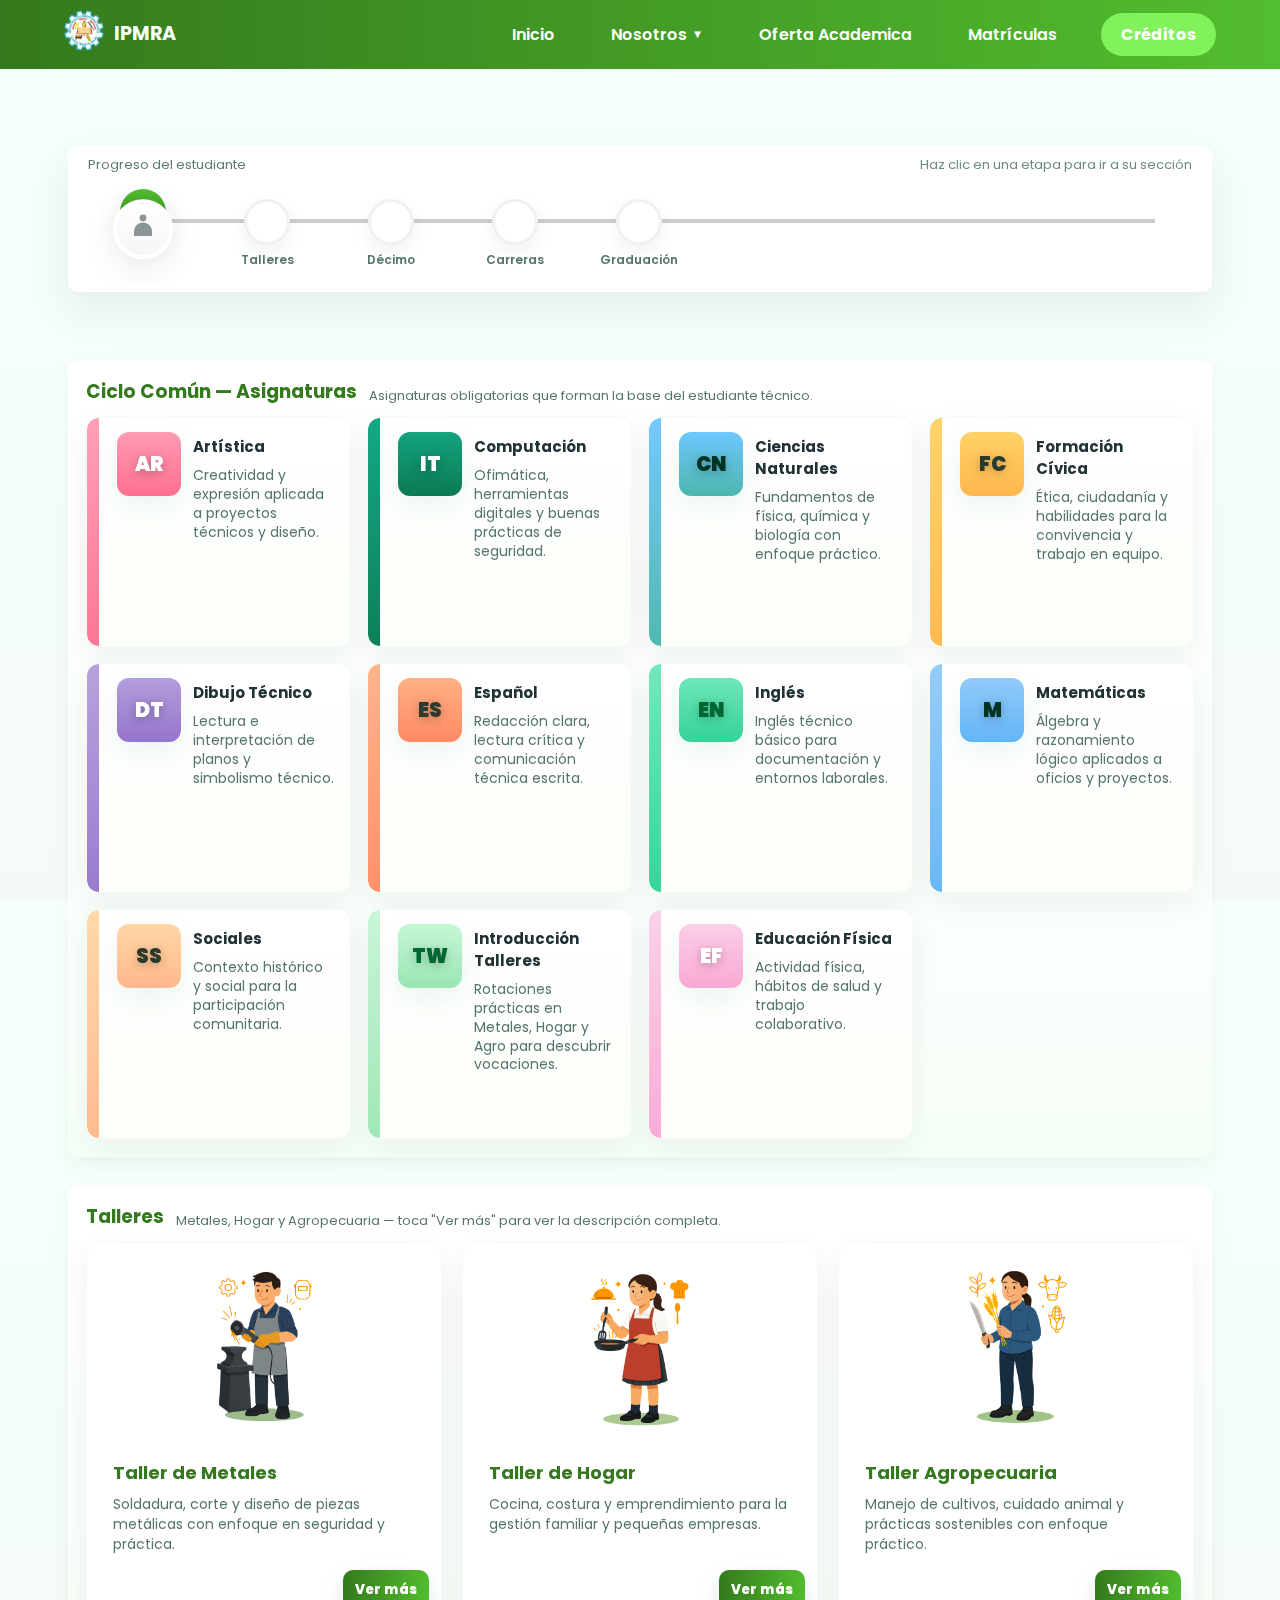
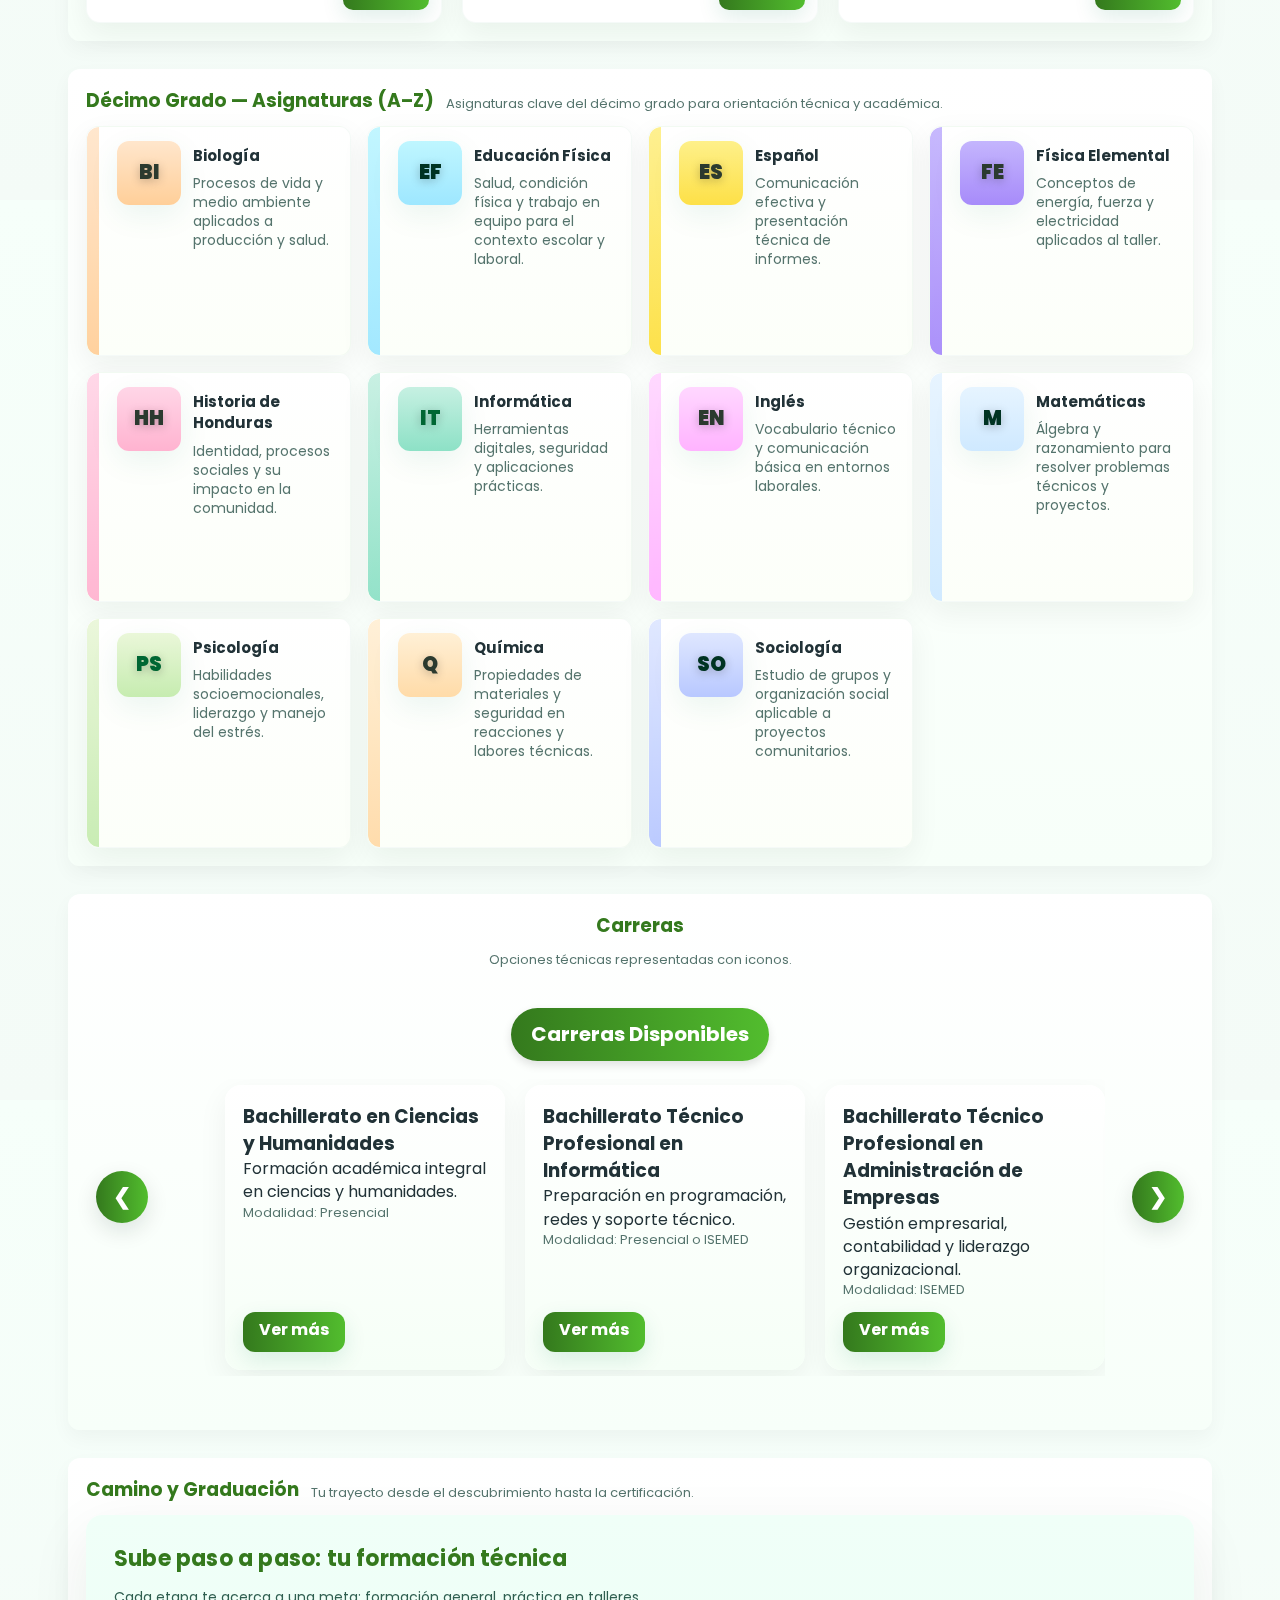
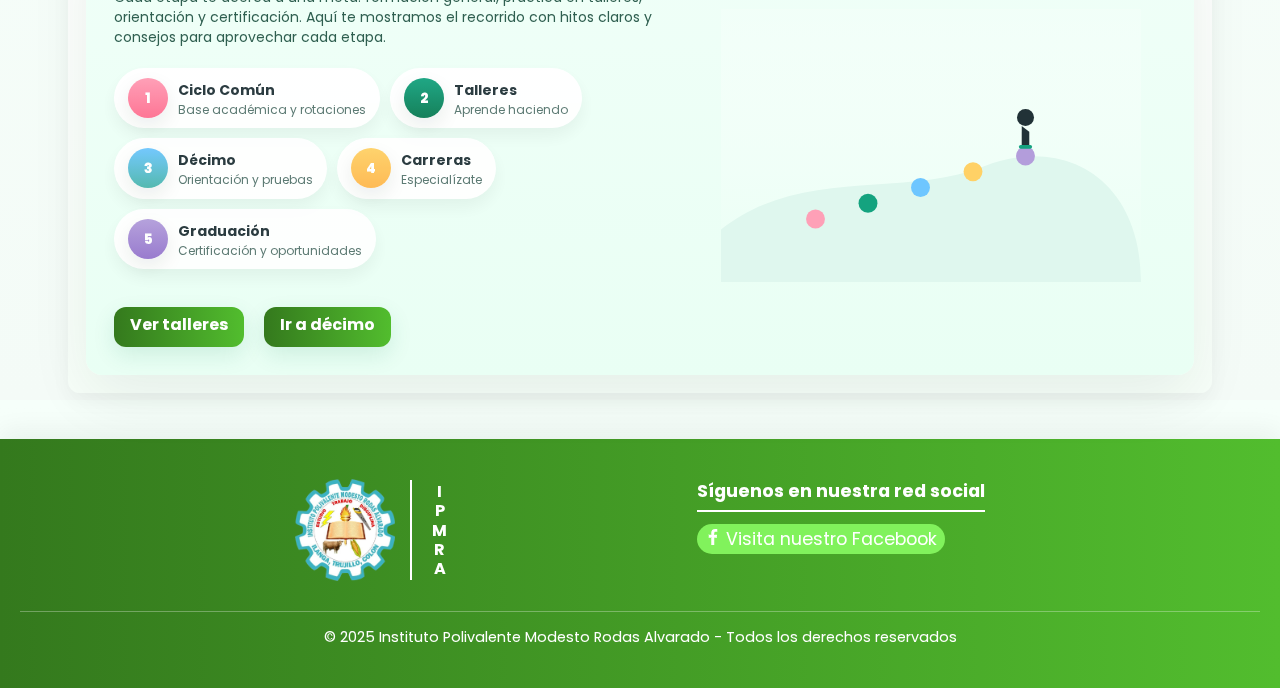
<file: carreras.html>
<!doctype html>
<html lang="es">
<head>
  <meta charset="utf-8" />
  <meta name="viewport" content="width=device-width,initial-scale=1" />
  <title>Instituto Modesto Rodas Alvarado — Camino Interactivo</title>
  <meta name="description" content="Camino interactivo: Ciclo, Talleres, Décimo, Carreras y Graduación." />
  <link href="https://fonts.googleapis.com/css2?family=Poppins:wght@300;400;600;700&display=swap" rel="stylesheet">
  <link rel="stylesheet" href="style.css">
  <style>
    :root{
  --verde-1:#34791d;
  --verde-2:#52bd2e;
  --gris:#213237;
  --bg:#f6fffa;
  --white:#fff;
  --card-height:230px;
  --card-height-large:380px;
  --accent-strip:12px;
  --transition:0.42s cubic-bezier(.2,.9,.25,1);
  --shadow: 0 16px 46px rgba(6,36,24,0.08);
  font-family:"Poppins",system-ui,-apple-system,"Segoe UI",Roboto,Arial,sans-serif;
}

/* reset / base */
*{box-sizing:border-box}
html,body{height:100%}
body{
  margin:0;
  background:linear-gradient(180deg,var(--bg),#f4fbf7);
  color:var(--gris);
  -webkit-font-smoothing:antialiased;
  line-height:1.45;
  font-family: "Poppins", sans-serif;
  padding-top:70px; /* espacio para nav fijo */
  display:flex;
  flex-direction:column;
  min-height:100vh;
}

/* page main area so footer sticks to bottom */
.page-main{flex:1}

/* container */
.container{max-width:1180px;margin:0 auto;padding:18px}

/* header / nav */
header{display:flex;align-items:center;gap:14px;padding:6px 0 12px}
.menu {
  background: linear-gradient(90deg,var(--verde-1),var(--verde-2));
  padding: 10px 0;
  position: fixed;
  top: 0; left: 0;
  width: 100%;
  transition: all 0.3s ease;
  z-index: 1000;
}
.menu.scrolled {
  box-shadow: 0 4px 12px rgba(0,0,0,0.25);
  background: linear-gradient(90deg,#2c6619,#4aa626);
}
.alineacion-imra-logo {
  display: flex;
  justify-content: space-between;
  align-items: center;
  width: 90%;
  max-width: 1200px;
  margin: auto;
  position: relative;
}
.alineacion-imra-logo a {
  display: flex;
  align-items: center;
  gap: 10px;
  text-decoration: none;
  font-weight: 700;
  font-size: 1.2rem;
  color: white;
}
.alineacion-logo img { border-radius: 50%; border: none; }

/* menu options */
.alineacion-menu {
  list-style: none;
  display: flex;
  gap: 2rem;
  align-items: center;
}
.alineacion-menu li { position: relative; }
.alineacion-menu a {
  text-decoration: none;
  font-size: 1rem;
  font-weight: 600;
  color: white;
  transition: all 0.3s ease;
  padding: 8px 12px;
  border-radius: 6px;
  display: flex;
  align-items: center;
  gap: 5px;
}
.alineacion-menu a:hover {
  background-color: #81f25c;
  color: #fff;
}

/* submenu */
.submenu {
  display: none;
  position: absolute;
  top: 100%; left: 0;
  background: white;
  min-width: 220px;
  box-shadow: 0 4px 8px rgba(0,0,0,0.15);
  border-radius: 8px;
  overflow: hidden;
  z-index: 999;
}
.submenu a {
  color: #333;
  padding: 10px 15px;
  border-bottom: 1px solid #eee;
}
.submenu a:hover {
  background: #52bd2e;
  color: white;
}
.alineacion-menu li.show-submenu .submenu { display: block; }
.arrow { font-size: 0.7rem; transition: transform 0.3s ease; }
.show-submenu > a .arrow { transform: rotate(180deg); }

/* boton creditos */
.boton-creditos {
  background-color: #81f25c;
  border-radius: 30px;
  transition: all 0.3s ease;
}
.boton-creditos a {
  color: white;
  font-weight: bold;
  padding: 10px 20px;
  display: inline-block;
}
.boton-creditos:hover { background-color: #65BD47; }

/* hamburguesa */
.hamburguesa {
  display: none;
  flex-direction: column;
  justify-content: left;
  cursor: pointer;
  width: 30px;
  height: 25px;
  position: relative;
  z-index: 1100;
}
.hamburguesa span {
  height: 3px;
  width: 100%;
  background: white;
  border-radius: 2px;
  transition: all 0.4s ease;
  position: absolute;
}
.hamburguesa span:nth-child(1) { top: 0; }
.hamburguesa span:nth-child(2) { top: 10px; }
.hamburguesa span:nth-child(3) { top: 20px; }
.hamburguesa.active span:nth-child(1) {
  transform: rotate(45deg);
  top: 10px;
}
.hamburguesa.active span:nth-child(2) { opacity: 0; }
.hamburguesa.active span:nth-child(3) {
  transform: rotate(-45deg);
  top: 10px;
}

/* TIMELINE */
.timeline-sticky { position: sticky; top: 8px; z-index: 999; margin: 8px 0 18px; display:flex;justify-content:center; pointer-events:auto; }
.timeline { width:100%; max-width:1200px; border-radius:10px; background: rgba(255,255,255,0.96); padding:10px 14px; box-shadow: var(--shadow); display:flex; flex-direction:column; gap:10px; align-items:center; overflow:visible; }
.timeline-row { width:100%; position:relative; display:flex; align-items:center; gap:14px; overflow-x:auto; padding:8px 6px; scroll-behavior:smooth; }
.timeline-progress { position:absolute; left:44px; top:50%; height:8px; transform:translateY(-50%); border-radius:999px; background: linear-gradient(90deg,var(--verde-2), var(--verde-1)); width:0%; pointer-events:none; transition: width 280ms linear, left 280ms linear; box-shadow: 0 6px 18px rgba(11,122,83,0.06); z-index:2; }
.node { display:flex;flex-direction:column;align-items:center;min-width:110px;padding:6px 8px;gap:6px;font-weight:700;color:var(--gris); cursor:pointer;user-select:none;transition:transform 350ms, color 350ms; position:relative; z-index:6; }
.node small{font-weight:600;color:#55746d;font-size:12px}
.node .dot { width:46px;height:46px;border-radius:50%;background:#fff;border:3px solid rgba(0,0,0,0.06);display:grid;place-items:center; box-shadow: 0 8px 20px rgba(6,36,24,0.06); transition:all 280ms ease; position:relative; z-index:7; }
.node.active { transform: translateY(-10px); color: #fff; }
.node.active .dot{ background: linear-gradient(180deg,var(--verde-2),var(--verde-1)); border: none; box-shadow: 0 10px 26px rgba(11,122,83,0.14) }
.walker { position:absolute; top:50%; left:44px; transform:translate(-50%,-58%); z-index:8; width:60px;height:60px;border-radius:50%;display:grid;place-items:center; background: linear-gradient(180deg,#fff,#f6f6f6); border:4px solid #fff; box-shadow: 0 12px 32px rgba(6,36,24,0.08); pointer-events:none; transition: all 520ms cubic-bezier(.2,.8,.18,1); }
.walker svg{ width:36px;height:36px; fill:#8b9496 }
.timeline-labels { display:flex;justify-content:space-between;width:100%;color:#5b7b72;font-size:13px;padding:0 6px }

/* main sections */
main{margin-top:10px}
section { margin:28px 0; padding:18px; border-radius:12px; background: linear-gradient(180deg,#fff,#f7fff9); box-shadow: 0 8px 20px rgba(6,36,24,0.04); }

/* section title */
.section-title { display:flex;align-items:end;gap:12px;margin-bottom:12px }
.section-title h3{margin:0;color:var(--verde-1)}
.section-title p{margin:0;color:#55746d;font-size:13px}

/* CICLO & DECIMO */
.ciclo-grid { display:grid; grid-template-columns: repeat(auto-fit, minmax(230px, 1fr)); gap:16px; margin-top:12px; align-items:stretch; }
.ciclo-card, .decimo-card {
  position:relative;
  height:var(--card-height);
  display:flex;
  gap:12px;
  align-items:flex-start;
  padding:14px 16px 14px calc(var(--accent-strip) + 18px);
  border-radius:12px;
  background:linear-gradient(180deg,#fff,#fcfff9);
  box-shadow:0 10px 30px rgba(6,36,24,0.06);
  border:1px solid rgba(11,122,83,0.04);
  transition: transform var(--transition), box-shadow var(--transition);
  overflow:hidden;
}
.ciclo-card:hover, .decimo-card:hover{ transform: translateY(-8px) scale(1.01); box-shadow: 0 26px 70px rgba(6,36,24,0.12); }
.ciclo-card::before, .decimo-card::before {
  content:"";
  position:absolute;
  left:0;
  top:0;
  width:var(--accent-strip);
  height:100%;
  border-top-left-radius:12px;
  border-bottom-left-radius:12px;
  background:linear-gradient(180deg,#ccc,#999);
  z-index:1;
}
.card-leftbar-shine{ position:absolute; left:-40%; top:0; width:180%; height:100%; background: linear-gradient(90deg, rgba(255,255,255,0.02) 0%, rgba(255,255,255,0.12) 48%, rgba(255,255,255,0.02) 100%); transform:translateX(-60%); transition: transform 650ms cubic-bezier(.2,.9,.2,1); pointer-events:none; z-index:2; mix-blend-mode:overlay; }
.ciclo-card:hover .card-leftbar-shine, .decimo-card:hover .card-leftbar-shine { transform:translateX(0%); }

.ciclo-icon, .decimo-icon {
  min-width:64px;
  min-height:64px;
  border-radius:12px;
  display:grid;
  place-items:center;
  font-weight:900;
  font-size:20px;
  color:#fff;
  text-shadow: 0 2px 10px rgba(0,0,0,0.25);
  box-shadow: 0 10px 30px rgba(11,122,83,0.08);
  flex-shrink:0;
  z-index:3;
  text-transform:uppercase;
}
.ciclo-body, .decimo-body { flex:1; min-width:0; z-index:3; padding-top:4px }
.ciclo-body h4, .decimo-body h4 { margin:0 0 8px 0; font-size:16px; color:var(--gris); }
.ciclo-body p, .decimo-body p { margin:0; color:#55746d; font-size:14px; line-height:1.35; }

/* CICLO palette */
.col-1::before{ background:linear-gradient(180deg,#ff9bb3,#ff6f91); }   .col-1 .ciclo-icon{ background:linear-gradient(180deg,#ff9bb3,#ff6f91) }
.col-2::before{ background:linear-gradient(180deg,#14a37f,#0b7a53); }   .col-2 .ciclo-icon{ background:linear-gradient(180deg,#14a37f,#0b7a53) }
.col-3::before{ background:linear-gradient(180deg,#6ec6ff,#4db6ac); }   .col-3 .ciclo-icon{ background:linear-gradient(180deg,#6ec6ff,#4db6ac); color:#032 }
.col-4::before{ background:linear-gradient(180deg,#ffd166,#ffb74d); }   .col-4 .ciclo-icon{ background:linear-gradient(180deg,#ffd166,#ffb74d); color:#2b3a2f }
.col-5::before{ background:linear-gradient(180deg,#b39ddb,#9575cd); }   .col-5 .ciclo-icon{ background:linear-gradient(180deg,#b39ddb,#9575cd) }
.col-6::before{ background:linear-gradient(180deg,#ffb085,#ff8a65); }   .col-6 .ciclo-icon{ background:linear-gradient(180deg,#ffb085,#ff8a65); color:#2b3a2f }
.col-7::before{ background:linear-gradient(180deg,#6ee7b7,#34d399); }   .col-7 .ciclo-icon{ background:linear-gradient(180deg,#6ee7b7,#34d399); color:#063 }
.col-8::before{ background:linear-gradient(180deg,#90caf9,#64b5f6); }   .col-8 .ciclo-icon{ background:linear-gradient(180deg,#90caf9,#64b5f6); color:#032 }
.col-9::before{ background:linear-gradient(180deg,#ffd7a6,#ffb88c); }   .col-9 .ciclo-icon{ background:linear-gradient(180deg,#ffd7a6,#ffb88c); color:#2b3a2f }
.col-10::before{ background:linear-gradient(180deg,#c6f6d5,#9ae6b4); }  .col-10 .ciclo-icon{ background:linear-gradient(180deg,#c6f6d5,#9ae6b4); color:#063 }
.col-11::before{ background:linear-gradient(180deg,#fbcfe8,#f9a8d4);}    .col-11 .ciclo-icon{ background:linear-gradient(180deg,#fbcfe8,#f9a8d4) }

/* DECIMO palette */
.dcol-1::before{ background:linear-gradient(180deg,#ffe6cc,#ffcf99); }   .dcol-1 .decimo-icon{ background:linear-gradient(180deg,#ffe6cc,#ffcf99); color:#2b3a2f }
.dcol-2::before{ background:linear-gradient(180deg,#bff6ff,#9ee7ff); }   .dcol-2 .decimo-icon{ background:linear-gradient(180deg,#bff6ff,#9ee7ff); color:#032 }
.dcol-3::before{ background:linear-gradient(180deg,#fef08a,#fde047); }   .dcol-3 .decimo-icon{ background:linear-gradient(180deg,#fef08a,#fde047); color:#2b3a2f }
.dcol-4::before{ background:linear-gradient(180deg,#c4b5fd,#a78bfa); }   .dcol-4 .decimo-icon{ background:linear-gradient(180deg,#c4b5fd,#a78bfa); color:#2b3a2f }
.dcol-5::before{ background:linear-gradient(180deg,#ffd6e7,#ffb3d0); }   .dcol-5 .decimo-icon{ background:linear-gradient(180deg,#ffd6e7,#ffb3d0); color:#2b3a2f }
.dcol-6::before{ background:linear-gradient(180deg,#c6f0e2,#8de1c6); }   .dcol-6 .decimo-icon{ background:linear-gradient(180deg,#c6f0e2,#8de1c6); color:#063 }
.dcol-7::before{ background:linear-gradient(180deg,#ffd7ff,#ffb3ff); }   .dcol-7 .decimo-icon{ background:linear-gradient(180deg,#ffd7ff,#ffb3ff); color:#2b3a2f }
.dcol-8::before{ background:linear-gradient(180deg,#e6f4ff,#cfe9ff); }   .dcol-8 .decimo-icon{ background:linear-gradient(180deg,#e6f4ff,#cfe9ff); color:#032 }
.dcol-9::before{ background:linear-gradient(180deg,#eaf7d9,#c6ecb0); }   .dcol-9 .decimo-icon{ background:linear-gradient(180deg,#eaf7d9,#c6ecb0); color:#063 }
.dcol-10::before{ background:linear-gradient(180deg,#fff0d6,#ffdba8);}   .dcol-10 .decimo-icon{ background:linear-gradient(180deg,#fff0d6,#ffdba8); color:#2b3a2f }
.dcol-11::before{ background:linear-gradient(180deg,#dfe7ff,#b8c8ff);}   .dcol-11 .decimo-icon{ background:linear-gradient(180deg,#dfe7ff,#b8c8ff); color:#032 }

/* smaller text */
.ciclo-body h4, .decimo-body h4 { font-size:15px; }
.ciclo-body p, .decimo-body p { font-size:14px; }

/* TALLERES flip */
.talleres-grid{display:grid;grid-template-columns:repeat(auto-fit,minmax(300px,1fr));gap:20px;margin-top:12px}
.card{perspective:1100px}
.card-inner{position:relative;width:100%;height:var(--card-height-large);transform-style:preserve-3d;transition:transform .62s;border-radius:14px;overflow:visible}
.card.is-flipped .card-inner{transform:rotateY(180deg)}
.card-face{position:absolute;inset:0;border-radius:14px;backface-visibility:hidden;-webkit-backface-visibility:hidden;box-shadow:0 10px 28px rgba(6,36,24,0.06);overflow:hidden;background:#fff;display:flex;flex-direction:column;border:1px solid rgba(11,122,83,0.04)}
.card-front img{width:100%;height:190px;object-fit:cover;display:block}
.card-front .content{padding:14px;display:flex;flex-direction:column;flex:1}
.card-front h3{margin:0 0 8px;color:var(--verde-1);font-size:18px}
.card-front p{margin:0;color:#55746d;font-size:14px;line-height:1.45;flex:1}
.flip-btn{position:absolute;right:12px;bottom:12px;background:linear-gradient(90deg,var(--verde-1),var(--verde-2));color:#fff;border:none;border-radius:10px;padding:8px 12px;font-weight:700;cursor:pointer;box-shadow:0 8px 22px rgba(11,122,83,0.12)}
.card-back{transform:rotateY(180deg);background:linear-gradient(180deg,#e9fff4,#ffffff);padding:18px;display:flex;flex-direction:column;justify-content:space-between}
.card-back h4{margin:0 0 8px;color:var(--verde-1)}
.card-back p{margin:0;color:#2f4f46;line-height:1.6;font-size:14px}
.back-meta{margin-top:12px;display:flex;justify-content:space-between;align-items:center;gap:12px;color:#55746d;font-size:13px}
.close-btn{background:var(--verde-1);color:#fff;border:none;padding:8px 12px;border-radius:8px;cursor:pointer;font-weight:700}

/* CARRUSEL */
.carrusel { padding: 20px 0 36px; position: relative; }
.carreras-title { display:block; padding: 12px 20px; background: linear-gradient(90deg,var(--verde-1),var(--verde-2)); color: white; border-radius: 30px; font-size: 20px; font-weight: bold; margin: 6px auto 18px; width: fit-content; text-align:center; box-shadow: 0 4px 10px rgba(0,0,0,0.12); }
.carreras-wrapper { max-width: 930px; margin: auto; overflow: hidden; position: relative; padding: 0 48px; }
.carreras-track-carousel { display: flex; transition: transform 0.45s cubic-bezier(.2,.9,.2,1); gap: 20px; will-change: transform; padding: 6px 2px; }
.carrera-card { min-width: 280px; padding: 18px; background: linear-gradient(180deg,#fff,#f6fff7); border-radius: 16px; box-shadow: 0 10px 30px rgba(6,36,24,0.06); display:flex; flex-direction:column; justify-content:space-between; }
.carousel-btn { background: linear-gradient(90deg, var(--verde-1),var(--verde-2)); color: #fff; border: none; width:52px; height:52px; border-radius:50%; cursor: pointer; font-size: 22px; font-weight:700; box-shadow: 0 8px 22px rgba(6,36,24,0.12); position: absolute; top: 50%; transform: translateY(-50%); z-index: 60; display: grid; place-items:center; }
.carousel-prev { left: 10px; } .carousel-next { right: 10px; }

/* CAMINO / POSTER */
.camino-poster {
  position: relative;
  overflow: hidden;
  border-radius: 16px;
  padding: 28px;
  display:flex;
  gap:20px;
  align-items:center;
  min-height:320px;
  background: linear-gradient(180deg,#f0fff8,#e9fff4);
  box-shadow: 0 20px 60px rgba(6,36,24,0.08);
}
.poster-left { flex:1.2; min-width:260px; display:flex; flex-direction:column; gap:12px; }
.poster-title { font-size:22px; margin:0; color:var(--verde-1); letter-spacing:0.2px; }
.poster-sub { color:#2f5f50; margin:0; font-size:14px }
.poster-illustr { flex:1; display:grid; place-items:center; min-width:280px; }
.hill-svg { width:100%; max-width:420px; height:auto; display:block }

/* milestones */
.milestones { display:flex; gap:10px; align-items:center; margin-top:8px; flex-wrap:wrap; }
.milestone { display:flex; gap:10px; align-items:center; background:#fff; padding:10px 14px; border-radius:999px; box-shadow:0 8px 20px rgba(6,36,24,0.06); transition: transform .36s cubic-bezier(.2,.9,.2,1), box-shadow .36s; opacity:0.95; }
.milestone .dot { width:40px;height:40px;border-radius:50%;display:grid;place-items:center;color:#fff;font-weight:800; box-shadow:0 8px 20px rgba(6,36,24,0.08); font-size:14px; }
.ms-1 .dot{ background:linear-gradient(180deg,#ff9bb3,#ff6f91) }
.ms-2 .dot{ background:linear-gradient(180deg,#14a37f,#0b7a53) }
.ms-3 .dot{ background:linear-gradient(180deg,#6ec6ff,#4db6ac) }
.ms-4 .dot{ background:linear-gradient(180deg,#ffd166,#ffb74d) }
.ms-5 .dot{ background:linear-gradient(180deg,#b39ddb,#9575cd) }
.milestone strong{ font-size:14px; color:var(--gris) }
.milestone small{ display:block; font-size:12px; color:#55746d }

/* responsive tweaks */
@media (max-width:980px){
  :root{ --card-height:200px; --card-height-large:340px }
  .camino-poster { flex-direction:column; padding:18px; gap:14px }
  .poster-illustr { order: -1; }
  .poster-left { width:100% }
}
@media (max-width:640px){
  .ciclo-grid, .decimo-grid { grid-template-columns: repeat(auto-fit, minmax(140px,1fr)); }
  :root{ --card-height:170px; --card-height-large:300px }
  .ciclo-icon, .decimo-icon { min-width:52px; min-height:52px; font-size:16px }
  .poster-title { font-size:18px }
  .milestone .dot { width:36px; height:36px; font-size:13px }
  .carreras-wrapper { padding: 0 16px; }
}

/* focus outline */
.keyboard-focus { outline: 3px solid rgba(20,163,127,0.12); outline-offset:6px; border-radius:10px }
.muted { color:#55746d; font-size:13px }

/* FOOTER */
footer {
  margin-top: 0; /* margin-top handled by flex layout: page-main grows */
  background: linear-gradient(90deg,#34791d,#52bd2e );
  color: white;
  padding: 40px 20px;
  width:100%;
  box-shadow: 0 -8px 24px rgba(6,36,24,0.06);
}
.footer-container {
  display: flex;
  justify-content: center;
  gap: 250px;
  max-width: 900px;
  margin: auto;
  flex-wrap: wrap;
}
.footer-logo {
  display: flex;
  align-items: center;
  gap: 15px;
}
.footer-logo img { width: 100px; }
.logo-text {
  display: flex;
  align-items: center;
  gap: 20px;
}
.vertical-line {
  width: 2px;
  height: 100px;
  background-color: white;
}
.vertical-ipmra {
  font-size: 1rem;
  font-weight: 700;
  line-height: 1.2;
  white-space: pre-line;
  text-align: center;
}
.footer-contact ul { list-style: none; padding: 0; }
.footer-contact h4 {
  margin-bottom: 15px;
  font-size: 1.1rem;
  border-bottom: 2px solid white;
  display: inline-block;
  padding-bottom: 5px;
}
.footer-contact li { margin-bottom: 8px; }
.footer-contact a {
  text-decoration: none;
  color:white;
  font-size: 1.1rem;
}
.boton-facebook {
  background-color: #81f25c;
  padding: 3px 8px;
  border-radius: 30px;
  transition: all 0.3s ease;
}
.boton-facebook:hover { background-color: #65BD47; }
.footer-bottom {
  text-align: center;
  margin-top: 30px;
  font-size: 0.9rem;
  border-top: 1px solid rgba(255,255,255,0.3);
  padding-top: 15px;
}

/* responsive */
@media (max-width: 900px) {
  .footer-container { flex-direction: column; gap: 20px; align-items: center; }
  .alineacion-menu { display:none; flex-direction:column; gap:1rem; background: linear-gradient(90deg,#34791d,#52bd2e); width:100%; border-radius:8px; animation: slideDown 0.4s ease forwards; position:absolute; top:100%; left:0; }
  .alineacion-menu.show { display:flex; }
  .hamburguesa { display:flex; }
}

/* small screens tweaks */
@media (max-width: 768px) {
  .carreras-wrapper { padding: 0 14px; }
}











/* ====== BOTONES - estilo para .btn (carrusel, poster, enlaces "Ver más") ====== */
.btn {
  display: inline-block;
  background: linear-gradient(90deg, var(--verde-1), var(--verde-2));
  color: #fff;
  text-decoration: none;
  font-weight: 700;
  padding: 10px 16px;
  border-radius: 12px;
  box-shadow: 0 8px 22px rgba(11,122,83,0.12);
  transition: transform .18s cubic-bezier(.2,.9,.2,1), box-shadow .18s ease, opacity .12s;
  -webkit-tap-highlight-color: transparent;
  cursor: pointer;
  line-height: 1;
}

/* colocación por defecto dentro de tarjetas (no expandir) */
.carrera-card .btn,
.poster-left .btn {
  align-self: flex-start;
}

/* versión pequeña para tarjetas o cuando necesites menos padding */
.btn.small {
  padding: 7px 12px;
  border-radius: 10px;
  font-size: 0.95rem;
}

/* hover / active / focus */
.btn:hover {
  transform: translateY(-3px);
  box-shadow: 0 14px 36px rgba(11,122,83,0.16);
  opacity: 0.99;
}
.btn:active {
  transform: translateY(-1px) scale(0.997);
}
.btn:focus {
  outline: 3px solid rgba(82,189,46,0.18);
  outline-offset: 4px;
  border-radius: 10px;
}

/* asegurar buena apariencia en móviles (taps amplios) */
@media (max-width: 640px) {
  .btn { padding: 10px 14px; font-size: 0.98rem; }
  .carrera-card .btn { width: auto; }
}

/* ====== Ajustes extra para botones en el poster (camino) y en las tarjetas de taller ====== */
.poster-left .btn {
  margin-right: 10px;
  margin-top: 10px;
}

.card-front .flip-btn {
  /* si quieres que el flip-btn combine visualmente con .btn, estos valores lo armonizan */
  padding: 8px 12px;
  border-radius: 10px;
  font-weight: 800;
  letter-spacing: .2px;
  box-shadow: 0 8px 22px rgba(11,122,83,0.12);
}
.card-front .flip-btn:hover { transform: translateY(-3px); }

/* ====== Accesibilidad: tamaño mínimo interactivo para dispositivos táctiles ====== */
.btn, .flip-btn, .carousel-btn, .close-btn {
  min-height: 40px;
  min-width: 44px;
}
.imagenes-tamaño{
  max-width: 40%;

}
  </style>
</head>
<body>
  <div class="page">
    <nav class="menu" id="menu" role="navigation" aria-label="Navegación principal">
      <div class="alineacion-imra-logo">
        <a href="inicio.html">
          <span class="alineacion-logo"><img src="Imagenes/IMRA-logo.png" alt="logo" width="40px"></span>
          <span class="alineacion-imra">IPMRA</span>
        </a>
        <div class="hamburguesa" id="hamburguesa" aria-hidden="true">
          <span></span><span></span><span></span>
        </div>
        <ul class="alineacion-menu" id="menu-opciones">
          <li><a href="inicio.html">Inicio</a></li>
          <li>
            <a href="#">Nosotros <span class="arrow">▼</span></a>
            <ul class="submenu">
              <li><a href="nuestra-identidad.html">Nuestra Identidad</a></li>
              <li><a href="departamentos.html">Departamentos</a></li>
              <li><a href="maestros.html">Maestros</a></li>
              <li><a href="instalaciones.html">Instalaciones</a></li>
            </ul>
          </li>
          <li><a href="carreras.html">Oferta Academica</a></li>
          <li><a href="matriculas.html">Matrículas</a></li>
          <li class="boton-creditos"><a href="creditos.html">Créditos</a></li>
        </ul>
      </div>
    </nav>

    <main class="page-main">
      <div class="container" role="document">
        <!-- TIMELINE -->
        <div class="timeline-sticky" aria-hidden="false">
          <div class="timeline" role="navigation" aria-label="Barra de progreso del estudiante">
            <div class="timeline-labels">
              <div>Progreso del estudiante</div>
              <div style="color:#6a8b80;font-size:13px">Haz clic en una etapa para ir a su sección</div>
            </div>

            <div class="timeline-row" id="timelineRow" tabindex="0">
              <div class="timeline-progress" id="timelineProgress" aria-hidden="false"></div>
              <div class="walker" id="walker" aria-hidden="true" title="Estudiante">
                <svg viewBox="0 0 64 64" xmlns="http://www.w3.org/2000/svg" role="img" aria-hidden="true"><g transform="translate(8,4)"><circle cx="24" cy="8" r="6"></circle><path d="M8 32c0-9 7.6-16 16-16s16 7 16 16v8H8v-8z"></path></g></svg>
              </div>

              <div class="node" data-target="#ciclo" role="button" tabindex="0" aria-label="Ciclo">
                <div class="dot" aria-hidden="true"></div>
                <small>Ciclo</small>
              </div>

              <div class="node" data-target="#talleres" role="button" tabindex="0" aria-label="Talleres">
                <div class="dot" aria-hidden="true"></div>
                <small>Talleres</small>
              </div>

              <div class="node" data-target="#decimo" role="button" tabindex="0" aria-label="Décimo">
                <div class="dot" aria-hidden="true"></div>
                <small>Décimo</small>
              </div>

              <div class="node" data-target="#carreras" role="button" tabindex="0" aria-label="Carreras">
                <div class="dot" aria-hidden="true"></div>
                <small>Carreras</small>
              </div>

              <div class="node" data-target="#camino" role="button" tabindex="0" aria-label="Graduación">
                <div class="dot" aria-hidden="true"></div>
                <small>Graduación</small>
              </div>
            </div>
          </div>
        </div>

        <!-- CICLO -->
        <section id="ciclo" aria-labelledby="ciclo-title">
          <div class="section-title">
            <h3 id="ciclo-title">Ciclo Común — Asignaturas</h3>
            <p>Asignaturas obligatorias que forman la base del estudiante técnico.</p>
          </div>

          <div class="ciclo-grid" role="list" aria-label="Asignaturas del ciclo">
            <article class="ciclo-card col-1" role="listitem" tabindex="0" aria-label="Artística">
              <div class="card-leftbar-shine"></div>
              <div class="ciclo-icon" aria-hidden="true">AR</div>
              <div class="ciclo-body">
                <h4>Artística</h4>
                <p>Creatividad y expresión aplicada a proyectos técnicos y diseño.</p>
              </div>
            </article>

            <article class="ciclo-card col-2" role="listitem" tabindex="0" aria-label="Computación">
              <div class="card-leftbar-shine"></div>
              <div class="ciclo-icon" aria-hidden="true">IT</div>
              <div class="ciclo-body">
                <h4>Computación</h4>
                <p>Ofimática, herramientas digitales y buenas prácticas de seguridad.</p>
              </div>
            </article>

            <article class="ciclo-card col-3" role="listitem" tabindex="0" aria-label="Ciencias Naturales">
              <div class="card-leftbar-shine"></div>
              <div class="ciclo-icon" aria-hidden="true">CN</div>
              <div class="ciclo-body">
                <h4>Ciencias Naturales</h4>
                <p>Fundamentos de física, química y biología con enfoque práctico.</p>
              </div>
            </article>

            <article class="ciclo-card col-4" role="listitem" tabindex="0" aria-label="Formación Cívica">
              <div class="card-leftbar-shine"></div>
              <div class="ciclo-icon" aria-hidden="true">FC</div>
              <div class="ciclo-body">
                <h4>Formación Cívica</h4>
                <p>Ética, ciudadanía y habilidades para la convivencia y trabajo en equipo.</p>
              </div>
            </article>

            <article class="ciclo-card col-5" role="listitem" tabindex="0" aria-label="Dibujo Técnico">
              <div class="card-leftbar-shine"></div>
              <div class="ciclo-icon" aria-hidden="true">DT</div>
              <div class="ciclo-body">
                <h4>Dibujo Técnico</h4>
                <p>Lectura e interpretación de planos y simbolismo técnico.</p>
              </div>
            </article>

            <article class="ciclo-card col-6" role="listitem" tabindex="0" aria-label="Español">
              <div class="card-leftbar-shine"></div>
              <div class="ciclo-icon" aria-hidden="true">ES</div>
              <div class="ciclo-body">
                <h4>Español</h4>
                <p>Redacción clara, lectura crítica y comunicación técnica escrita.</p>
              </div>
            </article>

            <article class="ciclo-card col-7" role="listitem" tabindex="0" aria-label="Inglés">
              <div class="card-leftbar-shine"></div>
              <div class="ciclo-icon" aria-hidden="true">EN</div>
              <div class="ciclo-body">
                <h4>Inglés</h4>
                <p>Inglés técnico básico para documentación y entornos laborales.</p>
              </div>
            </article>

            <article class="ciclo-card col-8" role="listitem" tabindex="0" aria-label="Matemáticas">
              <div class="card-leftbar-shine"></div>
              <div class="ciclo-icon" aria-hidden="true">M</div>
              <div class="ciclo-body">
                <h4>Matemáticas</h4>
                <p>Álgebra y razonamiento lógico aplicados a oficios y proyectos.</p>
              </div>
            </article>

            <article class="ciclo-card col-9" role="listitem" tabindex="0" aria-label="Sociales">
              <div class="card-leftbar-shine"></div>
              <div class="ciclo-icon" aria-hidden="true">SS</div>
              <div class="ciclo-body">
                <h4>Sociales</h4>
                <p>Contexto histórico y social para la participación comunitaria.</p>
              </div>
            </article>

            <article class="ciclo-card col-10" role="listitem" tabindex="0" aria-label="Introducción a Talleres">
              <div class="card-leftbar-shine"></div>
              <div class="ciclo-icon" aria-hidden="true">TW</div>
              <div class="ciclo-body">
                <h4>Introducción Talleres</h4>
                <p>Rotaciones prácticas en Metales, Hogar y Agro para descubrir vocaciones.</p>
              </div>
            </article>

            <article class="ciclo-card col-11" role="listitem" tabindex="0" aria-label="Educación Física">
              <div class="card-leftbar-shine"></div>
              <div class="ciclo-icon" aria-hidden="true">EF</div>
              <div class="ciclo-body">
                <h4>Educación Física</h4>
                <p>Actividad física, hábitos de salud y trabajo colaborativo.</p>
              </div>
            </article>
          </div>
        </section>

        <!-- TALLERES -->
        <section id="talleres" aria-labelledby="talleres-title">
          <div class="section-title">
            <h3 id="talleres-title">Talleres</h3>
            <p>Metales, Hogar y Agropecuaria — toca "Ver más" para ver la descripción completa.</p>
          </div>

          <div class="talleres-grid" role="list" aria-label="Listado de talleres">
            <!-- Metales -->
            <div class="card" role="listitem" aria-label="Taller de Metales">
              <div class="card-inner">
                <div class="card-face card-front">
                  <img class="imagenes-tamaño" src="Imagenes/metales.png" alt="Estudiante soldando">
                  <div class="content">
                    <h3>Taller de Metales</h3>
                    <p>Soldadura, corte y diseño de piezas metálicas con enfoque en seguridad y práctica.</p>
                  </div>
                  <button class="flip-btn" aria-label="Ver más Taller de Metales">Ver más</button>
                </div>

                <div class="card-face card-back" aria-hidden="true">
                  <div>
                    <h4>Taller de Metales</h4>
                    <p>En este taller los estudiantes practican soldadura eléctrica y autógena, realizan cortes, mediciones y ensamblajes de pequeñas estructuras. Se enfatiza el uso correcto de EPP y la lectura de planos para proyectos reales de fabricación y reparación.</p>
                  </div>
                  <div class="back-meta">
                    <span>Competencias: Soldadura • Corte • Diseño</span>
                    <button class="close-btn" aria-label="Cerrar Taller de Metales">Cerrar</button>
                  </div>
                </div>
              </div>
            </div>

            <!-- Hogar -->
            <div class="card" role="listitem" aria-label="Taller de Hogar">
              <div class="card-inner">
                <div class="card-face card-front">
                  <img class="imagenes-tamaño" src="Imagenes/hogar.png" alt="Actividad taller hogar">
                  <div class="content">
                    <h3>Taller de Hogar</h3>
                    <p>Cocina, costura y emprendimiento para la gestión familiar y pequeñas empresas.</p>
                  </div>
                  <button class="flip-btn" aria-label="Ver más Taller de Hogar">Ver más</button>
                </div>

                <div class="card-face card-back" aria-hidden="true">
                  <div>
                    <h4>Taller de Hogar</h4>
                    <p>Los estudiantes aprenden recetas básicas, técnicas de costura y administración de recursos domésticos; desarrollan proyectos orientados al emprendimiento y la organización eficiente del hogar.</p>
                  </div>
                  <div class="back-meta">
                    <span>Enfoque: Creatividad • Emprendimiento</span>
                    <button class="close-btn" aria-label="Cerrar Taller de Hogar">Cerrar</button>
                  </div>
                </div>
              </div>
            </div>

            <!-- Agropecuaria -->
            <div class="card" role="listitem" aria-label="Taller Agropecuaria">
              <div class="card-inner">
                <div class="card-face card-front">
                  <img class="imagenes-tamaño" src="Imagenes/agropecuaria.png" alt="Huerto escolar">
                  <div class="content">
                    <h3>Taller Agropecuaria</h3>
                    <p>Manejo de cultivos, cuidado animal y prácticas sostenibles con enfoque práctico.</p>
                  </div>
                  <button class="flip-btn" aria-label="Ver más Taller Agropecuaria">Ver más</button>
                </div>

                <div class="card-face card-back" aria-hidden="true">
                  <div>
                    <h4>Taller Agropecuaria</h4>
                    <p>Se trabaja la preparación de suelos, siembra y técnicas de poscosecha; manejo responsable de animales y prácticas agroecológicas para promover sostenibilidad y registro de producción.</p>
                  </div>
                  <div class="back-meta">
                    <span>Proyectos: Huertos • Crianza responsable</span>
                    <button class="close-btn" aria-label="Cerrar Taller Agropecuaria">Cerrar</button>
                  </div>
                </div>
              </div>
            </div>

          </div>
        </section>

        <!-- DECIMO -->
        <section id="decimo" aria-labelledby="decimo-title">
          <div class="section-title">
            <h3 id="decimo-title">Décimo Grado — Asignaturas (A–Z)</h3>
            <p>Asignaturas clave del décimo grado para orientación técnica y académica.</p>
          </div>

          <div class="ciclo-grid decimo-grid" id="decimoGrid" role="list" aria-label="Asignaturas de décimo grado">
            <article class="decimo-card dcol-1" role="listitem" tabindex="0" aria-label="Biología">
              <div class="card-leftbar-shine"></div>
              <div class="decimo-icon" aria-hidden="true">BI</div>
              <div class="decimo-body"><h4>Biología</h4><p>Procesos de vida y medio ambiente aplicados a producción y salud.</p></div>
            </article>

            <article class="decimo-card dcol-2" role="listitem" tabindex="0" aria-label="Educación Física">
              <div class="card-leftbar-shine"></div>
              <div class="decimo-icon" aria-hidden="true">EF</div>
              <div class="decimo-body"><h4>Educación Física</h4><p>Salud, condición física y trabajo en equipo para el contexto escolar y laboral.</p></div>
            </article>

            <article class="decimo-card dcol-3" role="listitem" tabindex="0" aria-label="Español">
              <div class="card-leftbar-shine"></div>
              <div class="decimo-icon" aria-hidden="true">ES</div>
              <div class="decimo-body"><h4>Español</h4><p>Comunicación efectiva y presentación técnica de informes.</p></div>
            </article>

            <article class="decimo-card dcol-4" role="listitem" tabindex="0" aria-label="Física Elemental">
              <div class="card-leftbar-shine"></div>
              <div class="decimo-icon" aria-hidden="true">FE</div>
              <div class="decimo-body"><h4>Física Elemental</h4><p>Conceptos de energía, fuerza y electricidad aplicados al taller.</p></div>
            </article>

            <article class="decimo-card dcol-5" role="listitem" tabindex="0" aria-label="Historia de Honduras">
              <div class="card-leftbar-shine"></div>
              <div class="decimo-icon" aria-hidden="true">HH</div>
              <div class="decimo-body"><h4>Historia de Honduras</h4><p>Identidad, procesos sociales y su impacto en la comunidad.</p></div>
            </article>

            <article class="decimo-card dcol-6" role="listitem" tabindex="0" aria-label="Informática">
              <div class="card-leftbar-shine"></div>
              <div class="decimo-icon" aria-hidden="true">IT</div>
              <div class="decimo-body"><h4>Informática</h4><p>Herramientas digitales, seguridad y aplicaciones prácticas.</p></div>
            </article>

            <article class="decimo-card dcol-7" role="listitem" tabindex="0" aria-label="Inglés">
              <div class="card-leftbar-shine"></div>
              <div class="decimo-icon" aria-hidden="true">EN</div>
              <div class="decimo-body"><h4>Inglés</h4><p>Vocabulario técnico y comunicación básica en entornos laborales.</p></div>
            </article>

            <article class="decimo-card dcol-8" role="listitem" tabindex="0" aria-label="Matemáticas">
              <div class="card-leftbar-shine"></div>
              <div class="decimo-icon" aria-hidden="true">M</div>
              <div class="decimo-body"><h4>Matemáticas</h4><p>Álgebra y razonamiento para resolver problemas técnicos y proyectos.</p></div>
            </article>

            <article class="decimo-card dcol-9" role="listitem" tabindex="0" aria-label="Psicología">
              <div class="card-leftbar-shine"></div>
              <div class="decimo-icon" aria-hidden="true">PS</div>
              <div class="decimo-body"><h4>Psicología</h4><p>Habilidades socioemocionales, liderazgo y manejo del estrés.</p></div>
            </article>

            <article class="decimo-card dcol-10" role="listitem" tabindex="0" aria-label="Química">
              <div class="card-leftbar-shine"></div>
              <div class="decimo-icon" aria-hidden="true">Q</div>
              <div class="decimo-body"><h4>Química</h4><p>Propiedades de materiales y seguridad en reacciones y labores técnicas.</p></div>
            </article>

            <article class="decimo-card dcol-11" role="listitem" tabindex="0" aria-label="Sociología">
              <div class="card-leftbar-shine"></div>
              <div class="decimo-icon" aria-hidden="true">SO</div>
              <div class="decimo-body"><h4>Sociología</h4><p>Estudio de grupos y organización social aplicable a proyectos comunitarios.</p></div>
            </article>
          </div>
        </section>

        <!-- CARRERAS -->
        <section id="carreras" aria-labelledby="carreras-title">
          <div class="section-title" style="flex-direction:column;align-items:center">
            <h3 id="carreras-title" style="text-align:center">Carreras</h3>
            <p>Opciones técnicas representadas con iconos.</p>
          </div>

          <div class="carrusel" aria-label="Carrusel de carreras">
            <div class="carreras-title" role="heading" aria-level="2">Carreras Disponibles</div>

            <div class="carreras-wrapper">
              <div class="carreras-track-carousel" id="carouselTrack" role="list">
                <article class="carrera-card" role="listitem" aria-label="Ciencias y Letras">
                  <div>
                    <h3>Bachillerato en Ciencias y Humanidades</h3>
                    <p>Formación académica integral en ciencias y humanidades.</p>
                    <p class="modalidad muted">Modalidad: Presencial</p>
                  </div>
                  <div style="margin-top:12px">
                    <a class="btn" href="humanidades.html">Ver más</a>
                  </div>
                </article>

                <article class="carrera-card" role="listitem" aria-label="Informática">
                  <div>
                    <h3>Bachillerato Técnico Profesional en Informática</h3>
                    <p>Preparación en programación, redes y soporte técnico.</p>
                    <p class="modalidad muted">Modalidad: Presencial o ISEMED</p>
                  </div>
                  <div style="margin-top:12px">
                    <a class="btn" href="informatica.html">Ver más</a>
                  </div>
                </article>

                <article class="carrera-card" role="listitem" aria-label="Administración de Empresas">
                  <div>
                    <h3>Bachillerato Técnico Profesional en Administración de Empresas</h3>
                    <p>Gestión empresarial, contabilidad y liderazgo organizacional.</p>
                    <p class="modalidad muted">Modalidad: ISEMED</p>
                  </div>
                  <div style="margin-top:12px">
                    <a class="btn" href="adminempresas.html">Ver más</a>
                  </div>
                </article>

                <article class="carrera-card" role="listitem" aria-label="Agroforestal">
                  <div>
                    <h3>Bachillerato Técnico en Innovación y Desarrollo Agroforestal</h3>
                    <p>Innovación agroforestal, sostenibilidad ambiental y desarrollo rural.</p>
                    <p class="modalidad muted">Modalidad: Presencial</p>
                  </div>
                  <div style="margin-top:12px">
                    <a class="btn" href="agroforestal.html">Ver más</a>
                  </div>
                </article>

                <article class="carrera-card" role="listitem" aria-label="Contaduría y Finanzas">
                  <div>
                    <h3>Bachillerato Técnico Profesional en Contaduría y Finanzas</h3>
                    <p>Contabilidad general, costos y finanzas aplicadas.</p>
                    <p class="modalidad muted">Modalidad: Presencial</p>
                  </div>
                  <div style="margin-top:12px">
                    <a class="btn" href="finanzas.html">Ver más</a>
                  </div>
                </article>

                <article class="carrera-card" role="listitem" aria-label="Administración Hotelera">
                  <div>
                    <h3>Bachillerato Técnico Profesional en Administración Hotelera</h3>
                    <p>Atención al cliente, gestión hotelera y promoción turística.</p>
                    <p class="modalidad muted">Modalidad: Presencial</p>
                  </div>
                  <div style="margin-top:12px">
                    <a class="btn" href="hotelera.html">Ver más</a>
                  </div>
                </article>
              </div>
            </div>

            <button class="carousel-btn carousel-prev" id="carouselPrev" aria-label="Anterior">❮</button>
            <button class="carousel-btn carousel-next" id="carouselNext" aria-label="Siguiente">❯</button>
          </div>
        </section>

        <!-- CAMINO / POSTER -->
        <section id="camino" aria-labelledby="camino-title">
          <div class="section-title">
            <h3 id="camino-title">Camino y Graduación</h3>
            <p>Tu trayecto desde el descubrimiento hasta la certificación.</p>
          </div>

          <div class="camino-poster" role="img" aria-label="Poster motivacional del camino del estudiante">
            <div class="poster-left" id="posterLeft">
              <h3 class="poster-title">Sube paso a paso: tu formación técnica</h3>
              <p class="poster-sub">Cada etapa te acerca a una meta: formación general, práctica en talleres, orientación y certificación. Aquí te mostramos el recorrido con hitos claros y consejos para aprovechar cada etapa.</p>

              <div class="milestones" id="milestones">
                <div class="milestone ms-1">
                  <div class="dot">1</div>
                  <div>
                    <strong>Ciclo Común</strong>
                    <small>Base académica y rotaciones</small>
                  </div>
                </div>

                <div class="milestone ms-2">
                  <div class="dot">2</div>
                  <div>
                    <strong>Talleres</strong>
                    <small>Aprende haciendo</small>
                  </div>
                </div>

                <div class="milestone ms-3">
                  <div class="dot">3</div>
                  <div>
                    <strong>Décimo</strong>
                    <small>Orientación y pruebas</small>
                  </div>
                </div>

                <div class="milestone ms-4">
                  <div class="dot">4</div>
                  <div>
                    <strong>Carreras</strong>
                    <small>Especialízate</small>
                  </div>
                </div>

                <div class="milestone ms-5">
                  <div class="dot">5</div>
                  <div>
                    <strong>Graduación</strong>
                    <small>Certificación y oportunidades</small>
                  </div>
                </div>
              </div>

              <div style="margin-top:16px;display:flex;gap:10px;flex-wrap:wrap">
                <a class="btn" href="#talleres">Ver talleres</a>
                <a class="btn" href="#decimo">Ir a décimo</a>
              </div>
            </div>

            <div class="poster-illustr" aria-hidden="true">
              <svg class="hill-svg" viewBox="0 0 800 520" xmlns="http://www.w3.org/2000/svg" role="presentation" aria-hidden="true">
                <defs>
                  <linearGradient id="g1" x1="0" x2="0" y1="0" y2="1">
                    <stop offset="0%" stop-color="#fff" stop-opacity="0.18"/>
                    <stop offset="100%" stop-color="#e9fff4" stop-opacity="1"/>
                  </linearGradient>
                </defs>
                <rect width="100%" height="100%" fill="url(#g1)"/>
                <path d="M0 420 C150 300 350 360 500 300 C650 240 800 320 800 520 L0 520 Z" fill="#dff7ee"/>
                <g transform="translate(60,260)">
                  <circle cx="120" cy="140" r="18" fill="#ff9bb3" opacity="0.95"/>
                  <circle cx="220" cy="110" r="18" fill="#14a37f"/>
                  <circle cx="320" cy="80" r="18" fill="#6ec6ff"/>
                  <circle cx="420" cy="50" r="18" fill="#ffd166"/>
                  <circle cx="520" cy="20" r="18" fill="#b39ddb"/>
                  <g transform="translate(520, -10) scale(0.9)">
                    <circle cx="0" cy="-48" r="18" fill="#213237"/>
                    <path d="M-8 -30 L8 -18 L8 10 L-8 10 Z" fill="#213237"/>
                    <rect x="-14" y="10" width="28" height="8" rx="4" fill="#14a37f"/>
                  </g>
                </g>
              </svg>
            </div>
          </div>
        </section>

      </div>
    </main>

    <footer>
      <div class="footer-container">
        <div class="footer-logo">
          <img src="Imagenes/IMRA-logo.png" alt="logo">
          <div class="logo-text">
            <div class="vertical-line"></div>
            <span class="vertical-ipmra">I<br>P<br>M<br>R<br>A</span>
          </div>
        </div>
        <div class="footer-contact">
          <h4>Síguenos en nuestra red social</h4>
          <ul>
            <li>
              <a class="boton-facebook" href="https://www.facebook.com/profile.php?id=100064632464818" target="_blank">
                <img src="Imagenes/facebook.png" alt="facebook" width="16px"> Visita nuestro Facebook
              </a>
            </li>
          </ul>
        </div>
      </div>
      <div class="footer-bottom">
        <p>&copy; 2025 Instituto Polivalente Modesto Rodas Alvarado - Todos los derechos reservados</p>
      </div>
    </footer>
  </div>

  <script>
    /* ===== MENU / HAMBURGUESA / SUBMENU ===== */
    (function(){
      const hamburguesa = document.getElementById('hamburguesa');
      const menuOpciones = document.getElementById('menu-opciones');
      if(hamburguesa){
        hamburguesa.addEventListener('click', ()=> {
          hamburguesa.classList.toggle('active');
          menuOpciones.classList.toggle('show');
        });
      }
      document.querySelectorAll('.alineacion-menu li').forEach(li=>{
        const submenu = li.querySelector('.submenu');
        if(submenu){
          li.querySelector('a').addEventListener('click', e=>{
            e.preventDefault();
            li.classList.toggle('show-submenu');
          });
        }
      });
      window.addEventListener('scroll', ()=> {
        const nav = document.getElementById('menu');
        if(window.scrollY > 10) nav.classList.add('scrolled'); else nav.classList.remove('scrolled');
      }, {passive:true});
    })();

    /* ===== TIMELINE / WALKER ===== */
    (function(){
      const timelineRow = document.getElementById('timelineRow');
      if(!timelineRow) return;
      const nodes = Array.from(timelineRow.querySelectorAll('.node'));
      const walker = document.getElementById('walker');
      const timelineProgress = document.getElementById('timelineProgress');
      const selectorToNodeIndex = {};
      nodes.forEach((n,i)=> selectorToNodeIndex[n.dataset.target]=i);
      const sectionsInDoc = Array.from(document.querySelectorAll('main section[id]'));

      function computePositions(){
        const trackRect = timelineRow.getBoundingClientRect();
        return nodes.map(n=>{
          const r = n.getBoundingClientRect();
          return {node:n, center: (r.left + r.right)/2 - trackRect.left};
        });
      }
      let positions = computePositions();

      function placeWalkerAt(px, highlight=false){
        const trackRect = timelineRow.getBoundingClientRect();
        const minLeft = Math.max(16,44);
        const maxRight = Math.max(100, trackRect.width - 44);
        const clamped = Math.min(Math.max(px, minLeft), maxRight);
        walker.style.left = clamped + 'px';
        if(highlight) walker.classList.add('stage-highlight','stage-active'); else walker.classList.remove('stage-highlight','stage-active');
      }

      function setActive(index){ nodes.forEach((n,i)=> n.classList.toggle('active', i===index)); }

      nodes.forEach(n=>{
        n.addEventListener('click', ()=>{ const targetSel = n.dataset.target; const el = document.querySelector(targetSel); if(!el) return; const sticky = document.querySelector('.timeline-sticky'); const stickyOffset = sticky ? Math.round(sticky.getBoundingClientRect().height) + 12 : 88; const rect = el.getBoundingClientRect(); const top = window.scrollY + rect.top - stickyOffset; window.scrollTo({ top: Math.max(0, Math.round(top)), behavior: 'smooth' }); });
        n.addEventListener('keydown', e=> { if(e.key==='Enter'||e.key===' '){ e.preventDefault(); n.click(); }});
      });

      const obs = new IntersectionObserver(entries=>{
        positions = computePositions();
        entries.forEach(en=>{
          if(en.isIntersecting){
            const sel = '#'+en.target.id;
            const nodeIdx = (sel in selectorToNodeIndex) ? selectorToNodeIndex[sel] : -1;
            if(nodeIdx !== -1){
              setActive(nodeIdx);
              const center = positions[nodeIdx] ? positions[nodeIdx].center : 44;
              placeWalkerAt(center, true);
              const trackRect = timelineRow.getBoundingClientRect();
              const pct = Math.min(100, Math.max(0, (center - 44) / (trackRect.width - 88) * 100));
              timelineProgress.style.width = pct + '%';
              setTimeout(()=> walker.classList.remove('stage-highlight'), 700);
            }
          }
        });
      }, { threshold: 0.55, rootMargin: "0px 0px -20% 0px" });

      sectionsInDoc.forEach(s => { if(('#'+s.id) in selectorToNodeIndex) obs.observe(s); });

      function updateContinuous(){
        positions = computePositions();
        const viewTop = window.scrollY;
        const viewMid = viewTop + window.innerHeight * 0.32;
        let currentSectionIdx = 0;
        for(let i=0;i<sectionsInDoc.length;i++){
          const rect = sectionsInDoc[i].getBoundingClientRect();
          const absTop = window.scrollY + rect.top;
          if(viewMid >= absTop) currentSectionIdx = i;
        }
        const nextSectionIdx = Math.min(sectionsInDoc.length-1, currentSectionIdx+1);
        const currRect = sectionsInDoc[currentSectionIdx].getBoundingClientRect();
        const nextRect = sectionsInDoc[nextSectionIdx].getBoundingClientRect();
        const currTopAbs = window.scrollY + currRect.top;
        const nextTopAbs = window.scrollY + nextRect.top;
        let ratio = 0;
        if(nextTopAbs !== currTopAbs){
          ratio = (viewMid - currTopAbs) / (nextTopAbs - currTopAbs);
          ratio = Math.min(1, Math.max(0, ratio));
        } else ratio = 1;
        const currSectionSel = '#' + sectionsInDoc[currentSectionIdx].id;
        const nextSectionSel = '#' + sectionsInDoc[nextSectionIdx].id;
        const currNodeIdx = (currSectionSel in selectorToNodeIndex) ? selectorToNodeIndex[currSectionSel] : null;
        const nextNodeIdx = (nextSectionSel in selectorToNodeIndex) ? selectorToNodeIndex[nextSectionSel] : currNodeIdx;
        const currPos = (currNodeIdx !== null && positions[currNodeIdx]) ? positions[currNodeIdx].center : 44;
        const nextPos = (nextNodeIdx !== null && positions[nextNodeIdx]) ? positions[nextNodeIdx].center : currPos;
        const leftPx = currPos + (nextPos - currPos) * ratio;
        placeWalkerAt(leftPx, false);
        const trackRect = timelineRow.getBoundingClientRect();
        const pct = Math.min(100, Math.max(0, (leftPx - 44) / (trackRect.width - 88) * 100));
        timelineProgress.style.width = pct + '%';
        const activeNodeIdx = (ratio > 0.6) ? nextNodeIdx : currNodeIdx;
        if(typeof activeNodeIdx === 'number') setActive(activeNodeIdx);
      }

      window.addEventListener('load', ()=> { positions = computePositions(); setTimeout(()=> updateContinuous(), 60); });
      let rafId = null;
      window.addEventListener('scroll', ()=> { if(rafId) cancelAnimationFrame(rafId); rafId = requestAnimationFrame(updateContinuous); }, { passive:true });
      window.addEventListener('resize', ()=> { if(rafId) cancelAnimationFrame(rafId); rafId = requestAnimationFrame(()=>{ positions = computePositions(); updateContinuous(); }); });
    })();

    /* Flip cards: Ver más / Cerrar */
    (function(){
      document.querySelectorAll('.card').forEach(card=>{
        const inner = card.querySelector('.card-inner');
        const flip = card.querySelector('.flip-btn');
        const close = card.querySelector('.close-btn');

        inner && inner.querySelectorAll('.card-face').forEach(face=>{
          if(face.classList.contains('card-back')) face.setAttribute('aria-hidden','true');
          else face.setAttribute('aria-hidden','false');
        });
        card.setAttribute('aria-expanded','false');

        if(flip){
          flip.addEventListener('click', (e)=>{
            e.stopPropagation();
            card.classList.add('is-flipped');
            inner.querySelectorAll('.card-face').forEach(face=>{
              if(face.classList.contains('card-back')) face.setAttribute('aria-hidden','false');
              else face.setAttribute('aria-hidden','true');
            });
            card.setAttribute('aria-expanded','true');
            const backHeading = card.querySelector('.card-back h4');
            backHeading && backHeading.setAttribute('tabindex','-1') && backHeading.focus();
          });
        }

        if(close){
          close.addEventListener('click', (e)=>{
            e.stopPropagation();
            card.classList.remove('is-flipped');
            inner.querySelectorAll('.card-face').forEach(face=>{
              if(face.classList.contains('card-back')) face.setAttribute('aria-hidden','true');
              else face.setAttribute('aria-hidden','false');
            });
            card.setAttribute('aria-expanded','false');
            flip && flip.focus();
          });
        }

        card.addEventListener('keydown', e=>{
          if(e.key === 'Escape' && card.classList.contains('is-flipped')){
            const closeBtn = card.querySelector('.close-btn');
            closeBtn && closeBtn.click();
          }
        });
      });
    })();

    /* Carrusel básico */
    (function(){
      const track = document.getElementById('carouselTrack');
      const prev = document.getElementById('carouselPrev');
      const next = document.getElementById('carouselNext');
      if(!track || !prev || !next) return;
      const cards = Array.from(track.children);
      let index = 0;
      function itemsToShow(){
        const w = window.innerWidth;
        if(w < 768) return 1;
        if(w < 980) return 2;
        return 3;
      }
      function update(animate=true){
        const show = itemsToShow();
        const gap = parseFloat(getComputedStyle(track).gap) || 20;
        const cardWidth = cards[0].getBoundingClientRect().width;
        const step = cardWidth + gap;
        const maxIndex = Math.max(0, cards.length - show);
        if(index < 0) index = 0;
        if(index > maxIndex) index = maxIndex;
  if(!animate) track.style.transition = 'none';
  // aplicar transform correctamente usando template literal
  track.style.transform = `translateX(-${index * step}px)`;
  if(!animate) setTimeout(()=> track.style.transition = '', 30);
      }
      next.addEventListener('click', ()=> { const show = itemsToShow(); const maxIndex = Math.max(0, cards.length - show); if(index < maxIndex) index++; else index = 0; update(); });
      prev.addEventListener('click', ()=> { const show = itemsToShow(); const maxIndex = Math.max(0, cards.length - show); if(index > 0) index--; else index = maxIndex; update(); });
      window.addEventListener('resize', ()=> update(false));
      window.addEventListener('load', ()=> update(false));
      setTimeout(()=> update(false), 120);
    })();

    /* Poster: reveal animation for milestones */
    (function(){
      const posterLeft = document.getElementById('posterLeft');
      const milestones = Array.from(document.querySelectorAll('.milestone'));
      if(!posterLeft) return;
      const obs = new IntersectionObserver(entries=>{
        entries.forEach(en=>{
          if(en.isIntersecting){
            posterLeft.classList.add('visible');
            milestones.forEach((m,i)=> setTimeout(()=> m.classList.add('visible'), i*120));
            obs.disconnect();
          }
        });
      }, {threshold:0.25});
      obs.observe(posterLeft);
    })();

    /* accessibility: focus outlines */
    (function(){
      document.querySelectorAll('.ciclo-card, .decimo-card, .card, .carrera-card').forEach(el=>{
        el.addEventListener('focus', ()=> el.classList.add('keyboard-focus'));
        el.addEventListener('blur', ()=> el.classList.remove('keyboard-focus'));
      });
    })();
  </script>
</body>
</html>
</file>
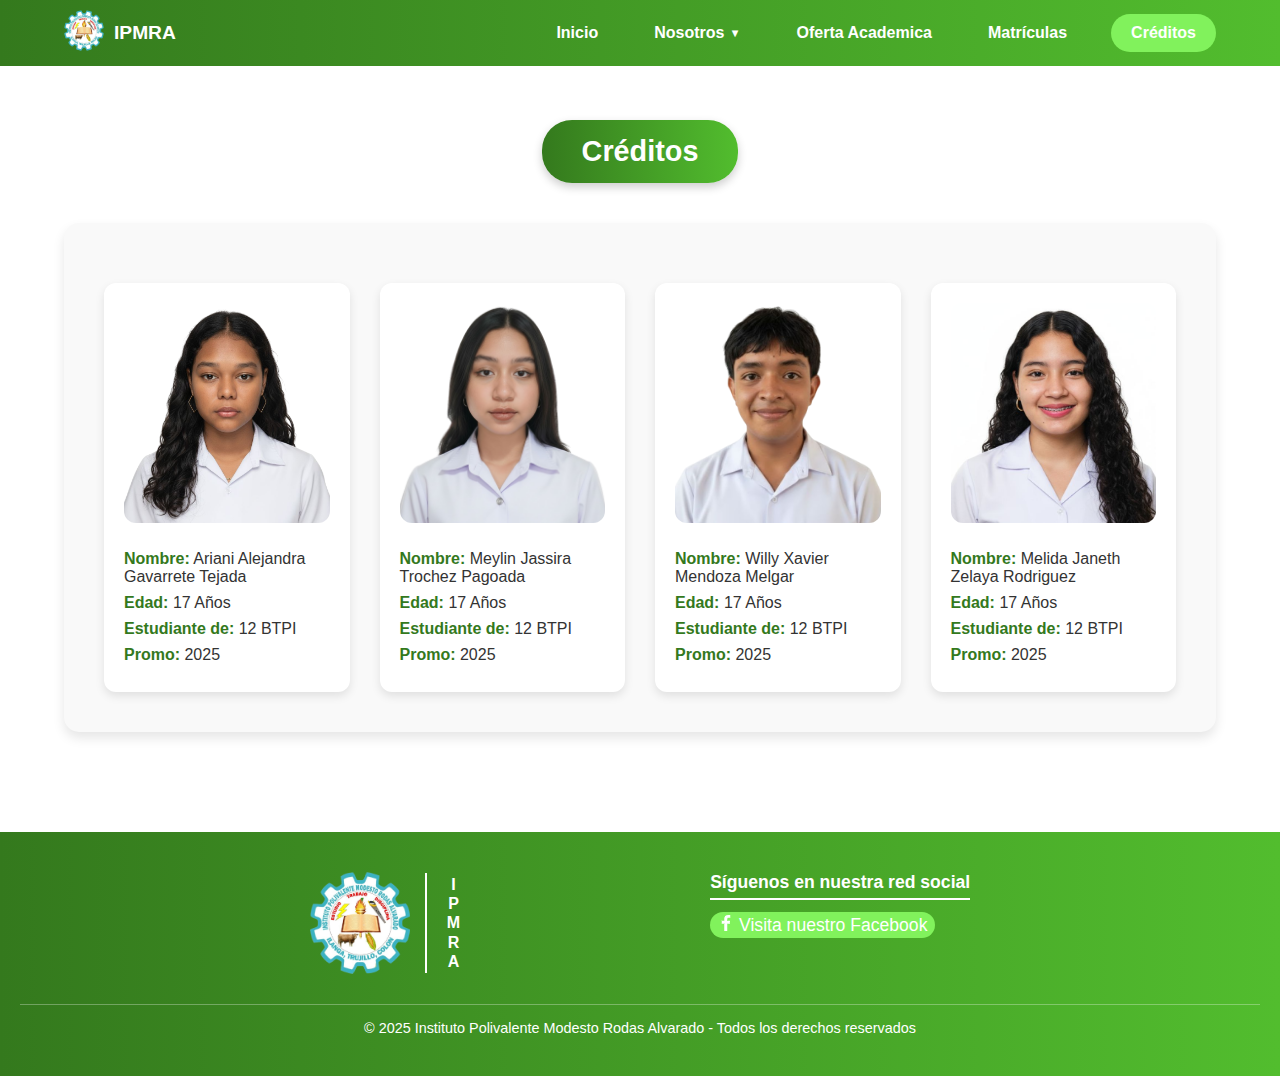
<file: creditos.html>
<!DOCTYPE html>
<html lang="es">
<head>
  <meta charset="UTF-8">
  <meta name="viewport" content="width=device-width, initial-scale=1.0">
  <title>Instituto Modesto Rodas Alvarado-Créditos</title>
  <link rel="stylesheet" href="style.css">
</head>
<body>
  <!-- Menú -->
  <header>
    <nav class="menu" id="menu">
      <div class="alineacion-imra-logo">
        <a href="inicio.html">
          <span class="alineacion-logo"><img src="Imagenes/IMRA-logo.png" alt="logo" width="40px"></span>
          <span class="alineacion-imra">IPMRA</span>
        </a>
        <div class="hamburguesa" id="hamburguesa">
          <span></span><span></span><span></span>
        </div>
        <ul class="alineacion-menu" id="menu-opciones">
          <li><a href="inicio.html">Inicio</a></li>
          <li>
            <a href="#">Nosotros <span class="arrow">▼</span></a>
            <ul class="submenu">
              <li><a href="nuestra-identidad.html">Nuestra Identidad</a></li>
              <li><a href="departamentos.html">Departamentos</a></li>
              <li><a href="maestros.html">Maestros</a></li>
              <li><a href="instalaciones.html">Instalaciones</a></li>
            </ul>
          </li>
          <li><a href="carreras.html">Oferta Academica</a></li>
          <li><a href="matriculas.html">Matrículas</a></li>
          <li class="boton-creditos"><a href="creditos.html">Créditos</a></li>
        </ul>
      </div>
    </nav>
  </header>

  <!-- ====== TITULO DE CREDITOS COMO BOTON ====== -->
  <div class="titulo-creditos">
    <button>Créditos</button>
  </div>

  <!-- ====== SECCION CREDITOS ====== -->
  <section class="creditos">
    <div class="contenedor-creditos">
      <div class="alumno">
        <div class="imagen"><img src="Imagenes/Alejandra.png" alt="Alejandra"></div>
        <ul>
          <li><strong>Nombre:</strong> Ariani Alejandra Gavarrete Tejada</li>
          <li><strong>Edad:</strong> 17 Años</li>
          <li><strong>Estudiante de:</strong> 12 BTPI</li>
          <li><strong>Promo:</strong> 2025</li>
        </ul>
      </div>

      <div class="alumno">
        <div class="imagen"><img src="Imagenes/Meylin.png" alt="Meylin"></div>
        <ul>
          <li><strong>Nombre:</strong> Meylin Jassira Trochez Pagoada</li>
          <li><strong>Edad:</strong> 17 Años</li>
          <li><strong>Estudiante de:</strong> 12 BTPI</li>
          <li><strong>Promo:</strong> 2025</li>
        </ul>
      </div>

      <div class="alumno">
        <div class="imagen"><img src="Imagenes/Xavier.png" alt="Willy"></div>
        <ul>
          <li><strong>Nombre:</strong> Willy Xavier Mendoza Melgar</li>
          <li><strong>Edad:</strong> 17 Años</li>
          <li><strong>Estudiante de:</strong> 12 BTPI</li>
          <li><strong>Promo:</strong> 2025</li>
        </ul>
      </div>

      <div class="alumno">
        <div class="imagen"><img src="Imagenes/Melida3.jpg" alt="Melida"></div>
        <ul>
          <li><strong>Nombre:</strong> Melida Janeth Zelaya Rodriguez</li>
          <li><strong>Edad:</strong> 17 Años</li>
          <li><strong>Estudiante de:</strong> 12 BTPI</li>
          <li><strong>Promo:</strong> 2025</li>
        </ul>
      </div>
    </div>
  </section>

  <!-- ====== FOOTER ====== -->
  <footer>
    <div class="footer-container">
      <div class="footer-logo">
        <img src="IMRA-logo.png" alt="logo">
        <div class="logo-text">
          <div class="vertical-line"></div>
          <span class="vertical-ipmra">I<br>P<br>M<br>R<br>A</span>
        </div>
      </div>
      <div class="footer-contact">
        <h4>Síguenos en nuestra red social</h4>
        <ul>
          <li>
            <a class="boton-facebook" href="https://www.facebook.com/profile.php?id=100064632464818" target="_blank">
              <img src="facebook.png" alt="facebook" width="16px"> Visita nuestro Facebook
            </a>
          </li>
        </ul>
      </div>
    </div>
    <div class="footer-bottom">
      <p>&copy; 2025 Instituto Polivalente Modesto Rodas Alvarado - Todos los derechos reservados</p>
    </div>
  </footer>

  <!-- Script -->
  <script src="menu-desplegable.js"></script>
</body>
</html>
</file>
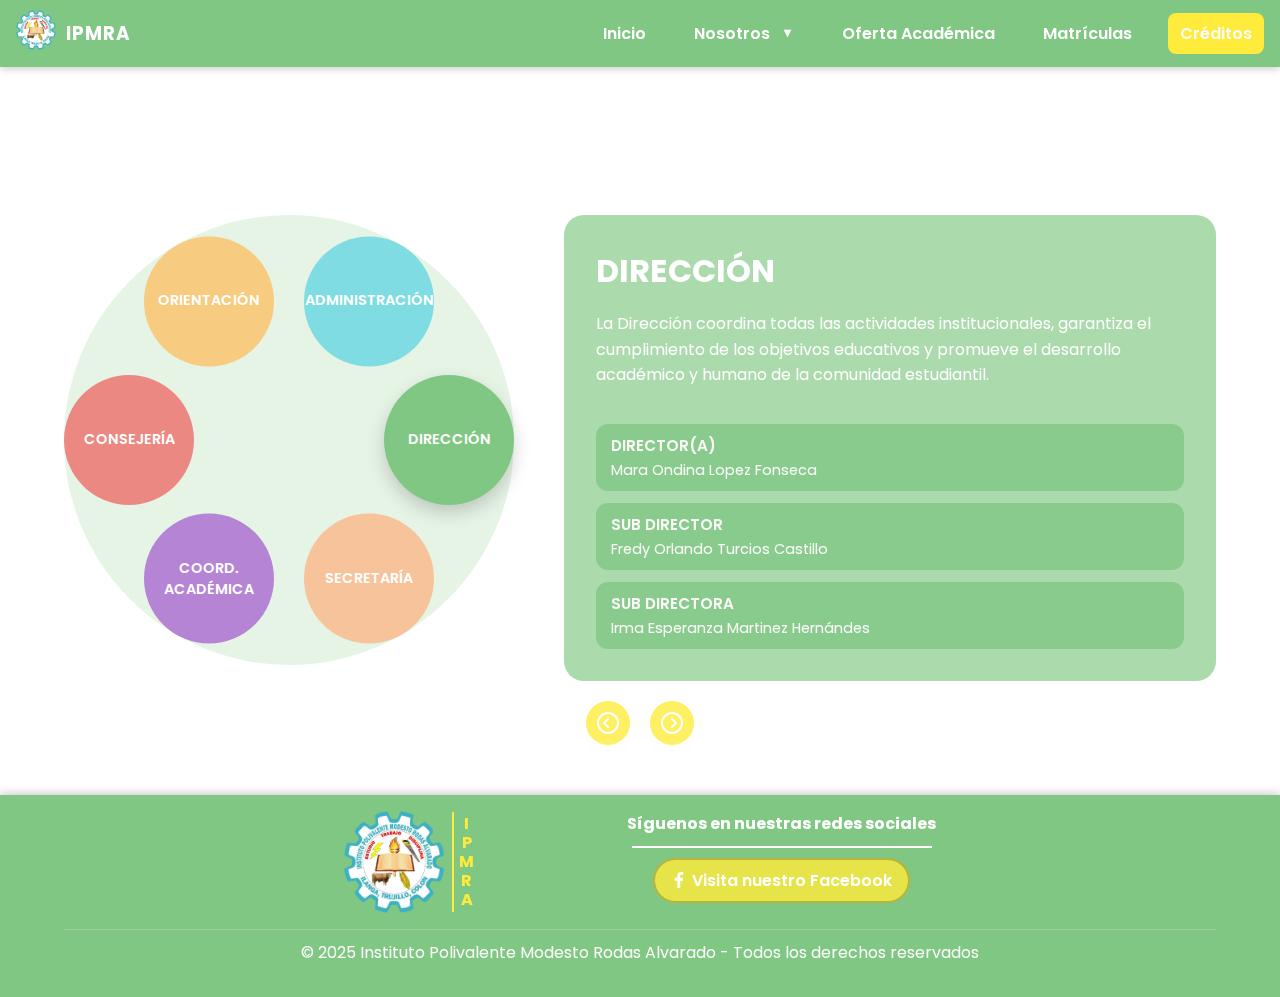
<file: departamentos.html>
<!DOCTYPE html>
<html lang="es">
<head>
  <meta charset="UTF-8" />
  <meta name="viewport" content="width=device-width, initial-scale=1.0" />
  <title>Departamentos IPMRA</title>

  <link
    href="https://fonts.googleapis.com/css2?family=Poppins:wght@300;400;600;700&display=swap"
    rel="stylesheet"
  />

  <style>
    * {
      margin: 0;
      padding: 0;
      box-sizing: border-box;
      font-family: "Poppins", sans-serif;
    }

    body {
      background: #ffffff;
      color: #212121;
      overflow-x: hidden;
      min-height: 100vh;
      display: flex;
      flex-direction: column;
      align-items: center;
      justify-content: flex-start;
      transition: background 1s ease;
    }

    /* ===== HEADER ===== */
    header {
      width: 100%;
      background: rgba(255, 255, 255, 0.2);
      backdrop-filter: blur(10px);
      box-shadow: 0 2px 8px rgba(0, 0, 0, 0.2);
      transition: background 1s ease;
      position: sticky;
      top: 0;
      z-index: 50;
    }

    nav.menu {
      display: flex;
      justify-content: space-between;
      align-items: center;
      padding: 0.6rem 1rem;
      flex-wrap: wrap;
      max-width: 1300px;
      margin: 0 auto;
    }

    .alineacion-imra {
      color: #ffffff!important;
      font-weight: 700;
      font-size: 1.15rem;
      letter-spacing: 1px;
      display: inline-block;
    }

    .alineacion-imra-logo {
      display: flex;
      align-items: center;
      gap: 12px;
    }

    .alineacion-imra-logo a {
      display:flex;
      align-items:center;
      gap:10px;
      text-decoration:none;
      font-weight:700;
      font-size:1.1rem;
      color:white;
    }

    .alineacion-logo img { border-radius:50%; }

    /* ---------- VARIABLES DE COLOR (ajustables por tema) ---------- */
    :root {
      --menu-accent: #0078ff;
      --menu-bg: rgba(0,0,0,0.2);
      --menu-text: #ffffff;
      --submenu-bg: #ffffff; /* fondo blanco por defecto */
      --submenu-text: #333333;
      --submenu-shadow: 0 4px 10px rgba(0,0,0,0.15);
    }

    /* ===== MENÚ PRINCIPAL ===== */
    .alineacion-menu {
      list-style: none;
      display: flex;
      align-items: center;
      gap: 1.5rem;
    }

    .alineacion-menu.mobile-hidden {
      display: none;
      width: 100%;
      flex-direction: column;
      gap: 0;
    }

    .alineacion-menu > li {
      position: relative;
    }

    .alineacion-menu > li > a {
      text-decoration: none;
      font-size: 1rem;
      font-weight: 600;
      color: var(--menu-text);
      padding: 8px 12px;
      border-radius: 8px;
      display: flex;
      align-items: center;
      gap: 6px;
      transition: background 0.25s ease, transform 0.15s;
      white-space: nowrap;
    }

    .alineacion-menu > li > a:hover {
      background-color: rgba(0, 0, 0, 0.25);
      color: #ffffff !important;
    }

    .arrow {
      display: inline-block;
      margin-left: 5px;
      transition: transform 0.2s ease;
      font-size: 0.8rem;
    }

    /* ---------- SUBMENÚ ---------- */
    .submenu {
      display: none;
      position: absolute;
      top: calc(100% + 8px);
      left: 0;
      background: var(--submenu-bg); /* fondo blanco */
      border-radius: 8px;
      list-style: none;
      padding: 0.5rem 0;
      min-width: 200px;
      z-index: 120;
      box-shadow: var(--submenu-shadow);
      transition: background 0.4s ease, opacity 0.25s;
      opacity: 0;
      transform-origin: top left;
      transform: translateY(-6px);
      pointer-events: none;
    }

    .submenu-container.show-submenu > .submenu {
      display: block;
      opacity: 1;
      transform: translateY(0);
      pointer-events: auto;
      background: var(--submenu-bg);
      color: #333333;
    }

    .submenu li a {
      color: #333333; /* texto inicial oscuro */
      display: block;
      padding: 10px 14px;
      text-decoration: none;
      transition: background 0.2s, color 0.2s;
      border-bottom: 1px solid rgba(0,0,0,0.08);
    }

    .submenu li:last-child a { border-bottom: none; }

    .submenu li a:hover {
      /* adoptará el color del departamento activo mediante JS */
      background-color: var(--menu-accent);
      color: #fff;
    }

    .submenu-container.show-submenu > a .arrow {
      transform: rotate(180deg);
    }

    .alineacion-menu li.active > a {
      background-color: var(--menu-accent);
      color: #fff;
    }

    .boton-creditos a {
      background: #ffeb3b;
      color: #fcfbfb !important;
      padding: 0.4rem 0.8rem;
      border-radius: 8px;
      font-weight: 600;
    }

    .boton-creditos a:hover {
      background: #ffeb3b;
    }

    /* ===== TITULO ===== */
    h1.btn-departamentos {
      margin-top: 40px;
      font-size: 2rem;
      text-align: center;
      font-weight: 700;
      letter-spacing: 1px;
      transition: color 0.8s ease;
    }

    /* ===== CONTENEDOR ===== */
    .contenedor {
      display: flex;
      width: 90%;
      max-width: 1300px;
      margin-top: 60px;
      gap: 50px;
      align-items: flex-start;
      justify-content: center;
      position: relative;
      flex-wrap: wrap;
    }

    /* ===== RUEDA ===== */
    .rueda-container {
      position: relative;
      width: 450px;
      height: 450px;
      border-radius: 50%;
      background: rgba(0, 0, 0, 0.05);
      display: flex;
      align-items: center;
      justify-content: center;
      transition: transform 1s ease, background 0.6s ease;
      flex-shrink: 0;
    }

    .departamento {
      position: absolute;
      width: 130px;
      height: 130px;
      background: rgba(0, 0, 0, 0.05);
      border-radius: 50%;
      display: flex;
      align-items: center;
      justify-content: center;
      text-align: center;
      font-size: 0.9rem;
      font-weight: 600;
      color: #212121;
      transition: all 0.6s ease;
      transform-origin: center;
      cursor: pointer;
      padding: 6px;
    }

    .departamento:hover,
    .departamento.activo {
      transform: scale(1.08);
      box-shadow: 0 8px 18px rgba(0,0,0,0.18);
      color: #fff;
    }

    /* ===== PANEL DE INFORMACIÓN ===== */
    .info-panel {
      flex: 1;
      background: rgba(255, 255, 255, 0.05);
      padding: 2rem;
      border-radius: 20px;
      backdrop-filter: blur(2px);
      min-height: 350px;
      display: flex;
      flex-direction: column;
      justify-content: flex-start;
      animation: fadeIn 0.8s ease;
      transition: background 0.5s ease, color 0.5s ease;
    }

    .info-panel h2 {
      font-size: 2rem;
      color: #ffffff;
      margin-bottom: 1rem;
      text-transform: uppercase;
    }

    .info-panel p {
      font-size: 1rem;
      line-height: 1.6;
      color: #ffffff;
      margin-bottom: 1rem;
    }

    .personal-lista {
      margin-top: 20px;
      display: flex;
      flex-direction: column;
      gap: 12px;
    }

    .persona {
      background: rgba(252, 250, 250, 0.05);
      padding: 10px 15px;
      border-radius: 12px;
      display: flex;
      flex-direction: column;
      transition: transform 0.3s, background 0.3s;
    }

    .persona:hover {
      background: rgba(255, 235, 59, 0.8);
      color: #fefbfb;
      transform: translateY(-3px);
    }

    .cargo {
      font-weight: 600;
      font-size: 0.95rem;
      text-transform: uppercase;
      margin-bottom: 3px;
      color: #fcf9f9;
    }

    .nombre {
      font-weight: 400;
      font-size: 0.9rem;
      color: #fdfdfd;
    }

    @keyframes fadeIn {
      from {
        opacity: 0;
        transform: translateY(10px);
      }
      to {
        opacity: 1;
        transform: translateY(0);
      }
    }

    /* ===== BOTONES DE CONTROL ===== */
    .controles {
      display: flex;
      justify-content: center;
      margin-top: 20px;
      gap: 20px;
      flex-wrap: wrap;
    }

    .btn-control {
      background: rgba(255, 235, 59, 0.8);
      border: none;
      border-radius: 50%;
      padding: 10px;
      cursor: pointer;
      display: flex;
      align-items: center;
      justify-content: center;
      transition: 0.3s;
    }

    .btn-control:hover {
      background: #fff176;
    }

    .btn-control svg {
      width: 24px;
      height: 24px;
      stroke: #ffffff;
    }

    /* ===== FOOTER ===== */
   footer {
  width: 100%;
  text-align: left;
  margin-top: 50px;
  background: rgba(255, 255, 255, 0.2);
  backdrop-filter: blur(10px);
  box-shadow: 0 -2px 8px rgba(0, 0, 0, 0.2);
  transition: background 1s ease;
  color: #212121;
  display: flex;
  flex-direction: column;
  justify-content: center;
  align-items: center;
  padding: 1rem 5%;
}

.footer-container {
  display: flex;
  justify-content: center;
  align-items: flex-start;
  flex-wrap: wrap;
  width: 100%;
  gap: 150px;
}

.footer-logo {
  display: flex;
  align-items: center;
  gap: 0.5rem;
}

.footer-logo img {
  width: 100px;
}

.logo-text {
  display: flex;
  align-items: center;
  gap: 5px;
}

.vertical-line {
  width: 2px;
  height: 100px;
  background: #ffeb3b;
}

.vertical-ipmra {
  line-height: 1.2;
  color: #ffeb3b;
  font-weight: 700;
  letter-spacing: 3px;
  display: inline-block;
  text-align: center;
}


.footer-contact {
  display: flex;
  flex-direction: column;
  align-items: center;
  justify-content: center;
  gap: 10px;
}

.linea-separadora {
  width: 300px;
  height: 2px;
  background: #ffffff;
  margin: 0;
}

.boton-facebook {
  display: inline-flex;
  align-items: center;
  justify-content: center;
  padding: 0.5rem 1rem;
  border-radius: 30px;
  border: 2px solid rgba(0,0,0,0.2);
  background: rgba(255, 235, 59, 0.8);
  color: #ffffff;
  text-decoration: none;
  font-weight: 600;
  transition: background 0.3s, transform 0.2s;
  cursor: pointer;
}

.boton-facebook img {
  margin-right: 5px;
}

.boton-facebook:hover {
  background: rgba(255, 235, 59, 1);
  transform: scale(1.05);
}

.footer-bottom {
  text-align: center;
  padding: 1rem 0;
  color: #fcfcfc;
  width: 100%;
}

.footer-line {
  width: 100%;
  height: 1px;
  background: rgba(253, 251, 251, 0.2);
  margin: 0 auto 10px;
}

/* ===== RESPONSIVE ===== */
@media (max-width: 900px) {
  .contenedor {
    flex-direction: column;
    align-items: center;
  }
  .rueda-container {
    width: 350px;
    height: 350px;
  }
  .info-panel {
    width: 90%;
  }

  .alineacion-menu {
    display: none;
    width: 100%;
  }
  .alineacion-menu.show {
    display: flex;
    flex-direction: column;
    gap: 0;
    background: rgba(255,255,255,0.03);
    margin-top: 8px;
    padding: 10px;
    border-radius: 8px;
  }
  .alineacion-menu > li > a {
    padding: 12px 14px;
    border-radius: 8px;
  }

  nav.menu {
    padding: 0.6rem 1rem;
  }

  #hamburguesa {
    display: inline-flex;
  }
}

#hamburguesa {
  display: none;
  background: transparent;
  border: none;
  cursor: pointer;
  padding: 8px;
  border-radius: 8px;
  align-items: center;
  justify-content: center;
}
#hamburguesa .bar {
  width: 22px;
  height: 2px;
  background: #fff;
  display: block;
  margin: 3px 0;
  transition: transform 0.25s, opacity 0.25s;
}
#hamburguesa.active .bar:nth-child(1) { transform: translateY(5px) rotate(45deg); }
#hamburguesa.active .bar:nth-child(2) { opacity: 0; }
#hamburguesa.active .bar:nth-child(3) { transform: translateY(-5px) rotate(-45deg); }

  </style>
</head>

<body>
  <!-- HEADER (reemplazado por el header que me diste, pero adaptado para mantener los IDs y comportamiento JS) -->
  <header id="header">
    <nav class="menu" id="menu">
      <div class="alineacion-imra-logo">
        <a href="index.html">
          <span class="alineacion-logo">
            <img src="Imagenes/IMRA-logo.png" alt="logo" width="40px" />
          </span>
          <span class="alineacion-imra">IPMRA</span>
        </a>

        <!-- Mantengo el botón de hamburguesa con el id y estructura que usa tu JS -->
        <button id="hamburguesa" aria-label="Abrir menú">
          <span class="bar"></span>
          <span class="bar"></span>
          <span class="bar"></span>
        </button>
      </div>

      <!-- Menú principal (se copió la estructura del header que me diste, añadiendo "Instalaciones" en el submenu) -->
      <ul class="alineacion-menu" id="menu-opciones">
        <li><a href="index.html">Inicio</a></li>

        <li class="submenu-container">
          <a href="#" class="submenu-toggle">Nosotros <span class="arrow">▼</span></a>
          <ul class="submenu">
            <li><a href="nuestra-identidad.html">Nuestra Identidad</a></li>
            <li><a href="departamentos.html">Departamentos</a></li>
            <li><a href="maestros.html">Maestros</a></li>
            <li><a href="instalaciones.html">Instalaciones</a></li>
          </ul>
        </li>

        <li><a href="carreras.html">Oferta Académica</a></li>
        <li><a href="matriculas.html">Matrículas</a></li>
        <li class="boton-creditos"><a href="creditos.html">Créditos</a></li>
      </ul>
    </nav>
  </header>

  <!-- TITULO -->
  <h1 class="btn-departamentos">DEPARTAMENTOS DEL IPMRA</h1>

  <!-- CONTENEDOR PRINCIPAL -->
  <div class="contenedor">
    <div class="rueda-container rotar" id="rueda">
      <div class="departamento activo" data-info="dirección" style="--angle: 0deg">DIRECCIÓN</div>
      <div class="departamento" data-info="secretaría" style="--angle: 60deg">SECRETARÍA</div>
      <div class="departamento" data-info="académica" style="--angle: 120deg">COORD. ACADÉMICA</div>
      <div class="departamento" data-info="consejería" style="--angle: 180deg">CONSEJERÍA</div>
      <div class="departamento" data-info="orientación" style="--angle: 240deg">ORIENTACIÓN</div>
      <div class="departamento" data-info="administración" style="--angle: 300deg">ADMINISTRACIÓN</div>
    </div>

    <div class="info-panel" id="info-panel">
    </div>
  </div>

  <!-- CONTROLES -->
  <div class="controles">
    <button class="btn-control" id="prev" aria-label="Anterior">
      <svg xmlns="http://www.w3.org/2000/svg" width="32" height="32" viewBox="0 0 24 24" fill="none" stroke="currentColor" stroke-width="2" stroke-linecap="round" stroke-linejoin="round">
        <circle cx="12" cy="12" r="10"/>
        <polyline points="12 8 8 12 12 16"/>
      </svg>
    </button>

    <button class="btn-control" id="next" aria-label="Siguiente">
      <svg xmlns="http://www.w3.org/2000/svg" width="32" height="32" viewBox="0 0 24 24" fill="none" stroke="currentColor" stroke-width="2" stroke-linecap="round" stroke-linejoin="round">
        <circle cx="12" cy="12" r="10"/>
        <polyline points="12 8 16 12 12 16"/>
      </svg>
    </button>
  </div>

  <!-- FOOTER -->
  <footer id="footer">
    <div class="footer-container">
      <div class="footer-logo">
        <img src="Imagenes/IMRA-logo.png" alt="logo">
        <div class="logo-text">
          <div class="vertical-line"></div>
          <span class="vertical-ipmra">I<br>P<br>M<br>R<br>A</span>
        </div>
      </div>
      <div class="footer-contact">
        <h4>Síguenos en nuestras redes sociales</h4>
        <div class="linea-separadora"></div>
        <a class="boton-facebook" href="#" target="_blank">
          <img src="Imagenes/facebook.png" alt="facebook"> Visita nuestro Facebook
        </a>
      </div>
    </div>

    <div class="footer-bottom">
      <div class="footer-line"></div>
      <p>© 2025 Instituto Polivalente Modesto Rodas Alvarado - Todos los derechos reservados</p>
    </div>
  </footer>

  <!-- SCRIPT -->
  <script>
    const ruedaContainer = document.querySelector(".rueda-container");
    const departamentos = document.querySelectorAll(".departamento");
    const infoPanel = document.getElementById("info-panel");
    const header = document.getElementById("header");
    const footer = document.getElementById("footer");
    const logoIPMRA = document.querySelector(".alineacion-imra");
    const tituloDepartamentos = document.querySelector(".btn-departamentos");
    const menuOpciones = document.getElementById("menu-opciones");
    const hamburguesa = document.getElementById("hamburguesa");

    let index = 0;
    const total = departamentos.length;

    const infoDepartamentos = {
      dirección: {
        titulo: "DIRECCIÓN",
        texto: "La Dirección coordina todas las actividades institucionales, garantiza el cumplimiento de los objetivos educativos y promueve el desarrollo académico y humano de la comunidad estudiantil.",
        personal: [
          { titulo: "Director(a)", nombre: "Mara Ondina Lopez Fonseca" },
          { titulo: "Sub Director", nombre: "Fredy Orlando Turcios Castillo" },
          { titulo: "Sub Directora", nombre: "Irma Esperanza Martinez Hernándes" }
        ]
      },
      secretaría: {
        titulo: "SECRETARÍA",
        texto: "Gestiona documentación académica, registros de estudiantes y brinda apoyo administrativo esencial para el funcionamiento institucional.",
        personal: [
          { titulo: "Secretario(a)", nombre: "Flor Maria Zelaya Ramos" },
          { titulo: "Asistente", nombre: "Nancy Gabriela Cruz Garcia" },
          { titulo: "Asistente", nombre: "Indira Aramita Rivera Maradiaga" }
        ]
      },
      académica: {
        titulo: "COORDINACIÓN ACADÉMICA",
        texto: "Organiza los horarios, supervisa la calidad educativa y apoya a los docentes en el proceso de enseñanza-aprendizaje.",
        personal: [
          { titulo: "Coordinador(a) Académica", nombre: "Francys Johana Zambrano Guevara" }
        ]
      },
      consejería: {
        titulo: "CONSEJERÍA",
        texto: "Ofrece acompañamiento emocional y social a los estudiantes, fomentando la convivencia y el bienestar estudiantil.",
        personal: [
          { titulo: "Consejero(a) de Educandos", nombre: "Ricardo Perez Giron" },
          { titulo: "Consejero(a) de Estudiantes", nombre: "Nelbi Suyapa Murillo Perez" }
        ]
      },
      orientación: {
        titulo: "ORIENTACIÓN",
        texto: "Guía a los estudiantes en la toma de decisiones vocacionales, académicas y personales para su desarrollo integral.",
        personal: [
          { titulo: "Jefe(a) de Departamento", nombre: "Oscar Isidro Herrera Avelar" },
          { titulo: "Orientador(a) Social", nombre: "Carina Lizeth Dueñas Lanza" },
          { titulo: "Orientadora Psicológica", nombre: "Gloria Victoria Mejia Turcios" }
        ]
      },
      administración: {
        titulo: "ADMINISTRACIÓN",
        texto: "Supervisa los recursos financieros, materiales y humanos del instituto, asegurando un ambiente óptimo para el aprendizaje.",
        personal: [
          { titulo: "Auxiliar de Contabilidad", nombre: "Jorge Odalis Duarte Lanza" }
        ]
      }
    };

    const colores = {
      dirección: "#81c784",
      secretaría: "#ffab73",
      académica: "#9c4dcc",
      consejería: "#ef5350",
      orientación: "#ffb74d",
      administración: "#4dd0e1"
    };

    function distribuirRueda() {
      departamentos.forEach(function(dep, i) {
        const ang = (360 / total) * i;
        dep.style.transform = "rotate(" + ang + "deg) translate(160px) rotate(" + (-ang) + "deg)";
      });
    }

    function actualizarRueda() {
      departamentos.forEach(function(dep, i) {
        const ang = (360 / total) * i;
        dep.style.transform = "rotate(" + (ang + index * (360 / total)) + "deg) translate(160px) rotate(" + (-ang - index * (360 / total)) + "deg)";
        if (i === index) {
          dep.classList.add("activo");
          dep.style.backgroundColor = colores[dep.dataset.info];
          dep.style.color = "#fff";
        } else {
          dep.classList.remove("activo");
          dep.style.backgroundColor = colores[dep.dataset.info] + "aa";
          dep.style.color = "#fff";
        }
      });

      const info = infoDepartamentos[departamentos[index].dataset.info];
      let personalHTML = "";
      info.personal.forEach(function(p) {
        personalHTML += "<div class='persona' style='background-color:" + colores[departamentos[index].dataset.info] + "cc;color:#fff;'>"; 
        personalHTML += "<span class='cargo'>" + p.titulo + "</span>";
        personalHTML += "<span class='nombre'>" + p.nombre + "</span>";
        personalHTML += "</div>";
      });

      infoPanel.innerHTML = "<h2>" + info.titulo + "</h2>" +
                            "<p>" + info.texto + "</p>" +
                            "<div class='personal-lista'>" + personalHTML + "</div>";

      const colorActual = colores[departamentos[index].dataset.info];

      infoPanel.style.background = colorActual + "aa";
      infoPanel.style.color = "#fff";
      ruedaContainer.style.background = colorActual + "33";
      header.style.background = colorActual;
      header.style.color = "#fff";
      footer.style.background = colorActual;
      footer.style.color = "#fff";
      if (logoIPMRA) { logoIPMRA.style.color = "#fff"; }
      if (tituloDepartamentos) { tituloDepartamentos.style.color = "#fff"; }

      document.documentElement.style.setProperty('--menu-accent', colorActual);
    }

    document.getElementById("next").addEventListener("click", function() {
      index = (index + 1) % total;
      actualizarRueda();
    });

    document.getElementById("prev").addEventListener("click", function() {
      index = (index - 1 + total) % total;
      actualizarRueda();
    });

    departamentos.forEach(function(dep, i) {
      dep.addEventListener("click", function() {
        index = i;
        actualizarRueda();
      });
    });

    distribuirRueda();
    actualizarRueda();

    window.addEventListener("scroll", function() {
      const menu = document.getElementById("menu");
      if (window.scrollY > 50) {
        menu.classList.add("scrolled");
      } else {
        menu.classList.remove("scrolled");
      }
    });

    document.addEventListener("DOMContentLoaded", () => {
      const toggles = document.querySelectorAll(".submenu-toggle");

      toggles.forEach(toggle => {
        toggle.addEventListener("click", e => {
          e.preventDefault();
          const li = toggle.closest(".submenu-container");
          document.querySelectorAll(".submenu-container.show-submenu").forEach(item => {
            if (item !== li) item.classList.remove("show-submenu");
          });
          li.classList.toggle("show-submenu");
        });
      });

      document.addEventListener("click", e => {
        if (!e.target.closest(".submenu-container")) {
          document.querySelectorAll(".submenu-container.show-submenu").forEach(item =>
            item.classList.remove("show-submenu")
          );
        }
      });
    });

    (function() {
      if (!hamburguesa || !menuOpciones) return;
      hamburguesa.addEventListener("click", () => {
        hamburguesa.classList.toggle("active");
        menuOpciones.classList.toggle("show");
      });
      window.addEventListener('resize', () => {
        if (window.innerWidth > 900) {
          menuOpciones.classList.remove('show');
          hamburguesa.classList.remove('active');
        }
      });
    })();
  </script>
</body>
</html>
</file>
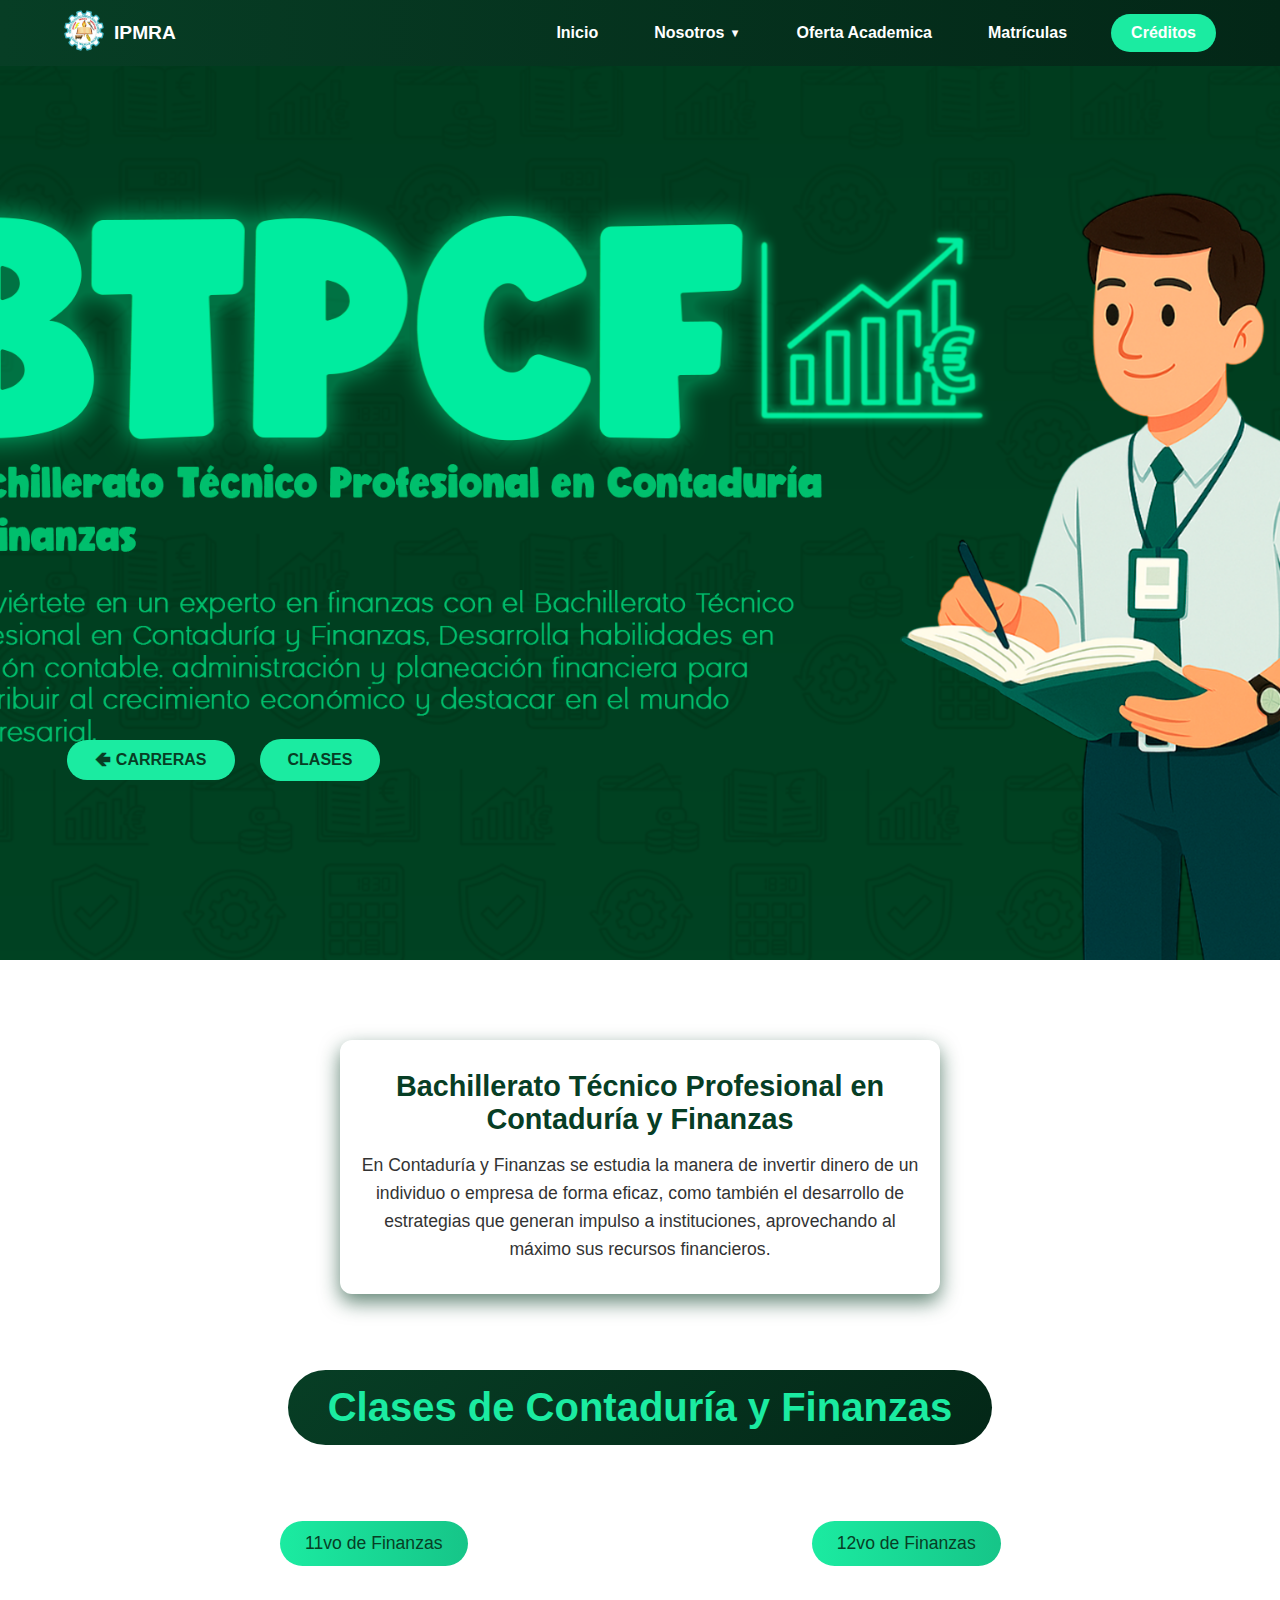
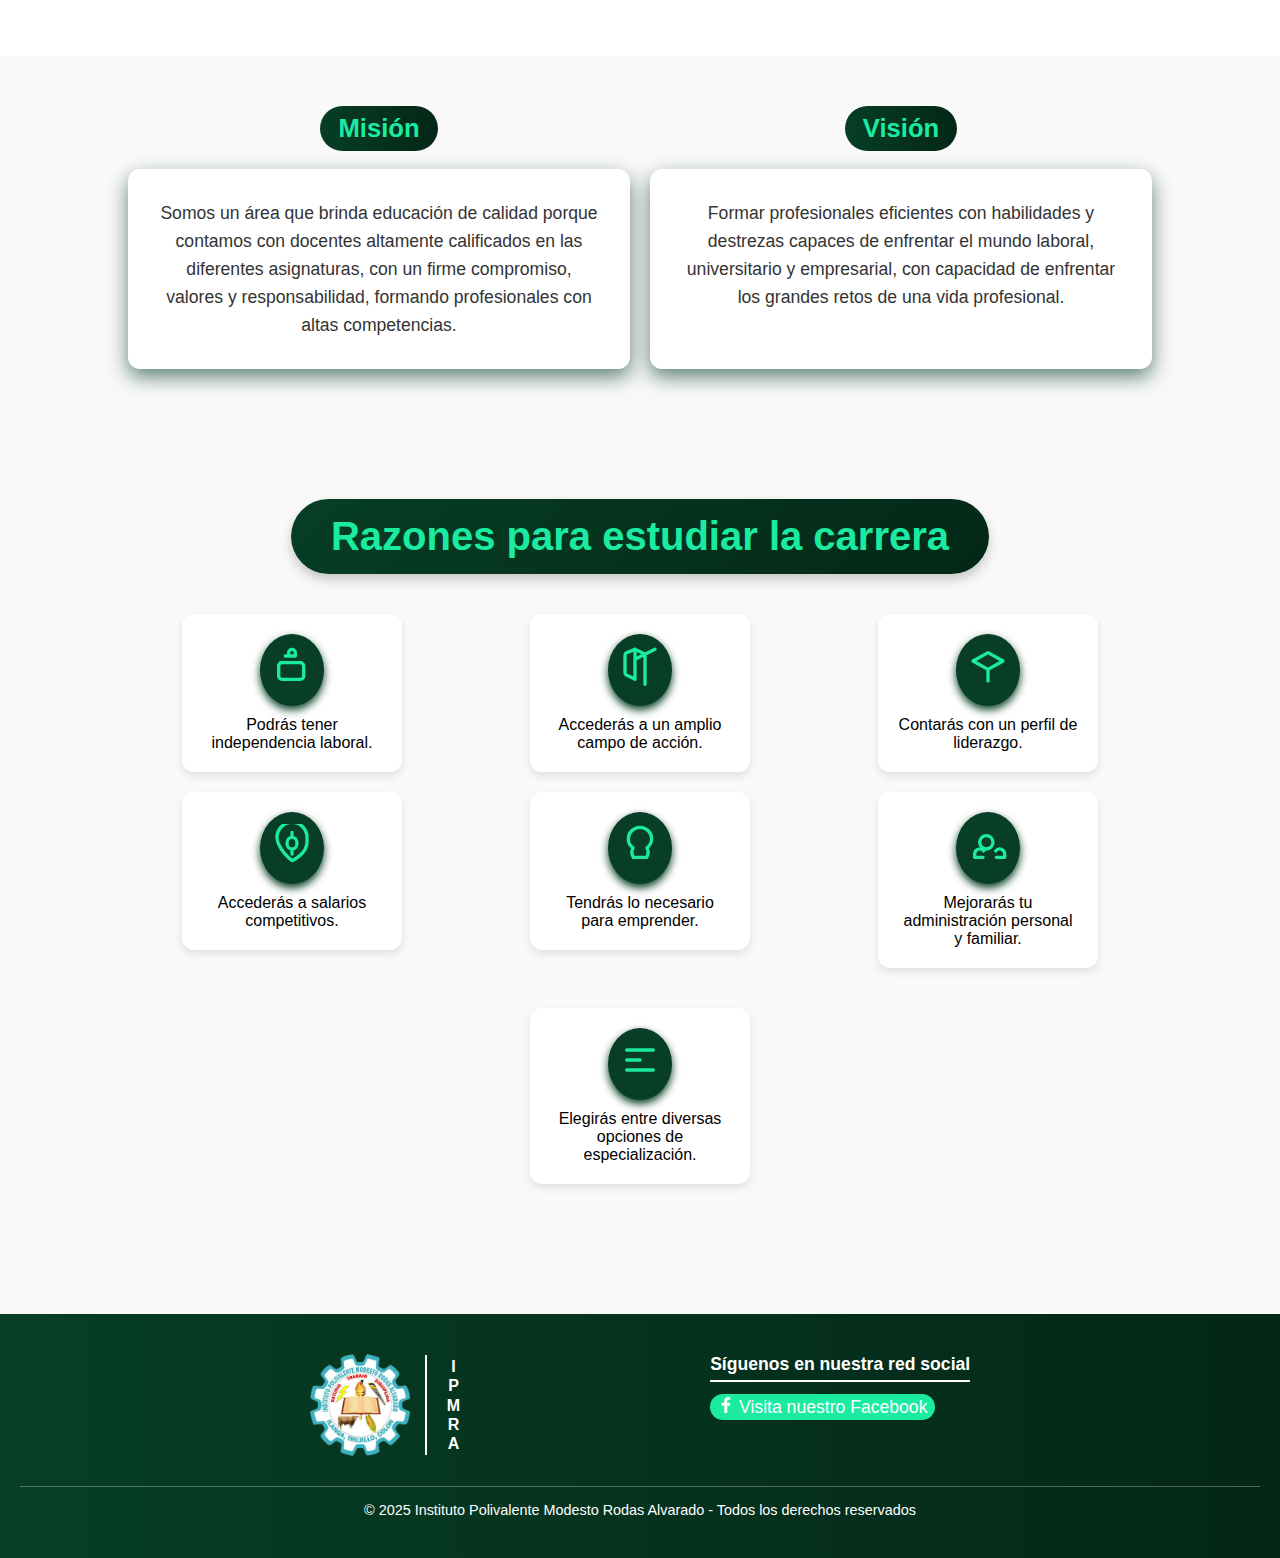
<file: finanzas.html>
<!DOCTYPE html>
<html lang="es">
<head>
  <meta charset="UTF-8">
  <meta name="viewport" content="width=device-width, initial-scale=1.0">
  <title>Instituto Modesto Rodas Alvarado - Finanzas</title>
  <style>
    /* ====== RESET ====== */
* {
  margin: 0;
  padding: 0;
  box-sizing: border-box;
  font-family: "Poppins", sans-serif;
}

body {
  padding-top: 50px;
  background: #f9f9f9;
}
.hero {
  align-items: flex-start; /* alinea contenido arriba */
  padding-top: 20px;       /* opcional, ajusta según necesites */
}
/* ====== MENU ====== */
.menu {
  background: linear-gradient(90deg,#073e25, #032717 );
  padding: 10px 0;
  position: fixed;
  top: 0; left: 0;
  width: 100%;
  transition: all 0.3s ease;
  z-index: 1000;
}
.scrolled {
  box-shadow: 0 4px 12px rgba(0,0,0,0.25);
  background: linear-gradient(90deg,#073e25, #032717);
}
.alineacion-imra-logo {
  display: flex;
  justify-content: space-between;
  align-items: center;
  width: 90%;
  max-width: 1200px;
  margin: auto;
  position: relative;
}
.alineacion-imra-logo a {
  display:flex;
  align-items:center;
  gap:10px;
  text-decoration:none;
  font-weight:700;
  font-size:1.2rem;
  color:white;
}
.alineacion-logo img { border-radius:50%; }

/* ====== MENU OPCIONES ====== */
.alineacion-menu {
  list-style:none;
  display:flex;
  gap:2rem;
  align-items:center;
}
.alineacion-menu li { position: relative; }
.alineacion-menu a {
  text-decoration:none;
  font-size:1rem;
  font-weight:600;
  color:white;
  padding:8px 12px;
  border-radius:6px;
  display:flex;
  align-items:center;
  gap:5px;
  transition:all 0.3s ease;
}
.alineacion-menu a:hover { background-color: #1beba1; color:#073e25 }

/* ====== SUBMENÚ ====== */
.submenu {
  display:none;
  position:absolute;
  top:100%;
  left:0;
  background:white;
  min-width:220px;
  box-shadow:0 4px 8px rgba(0,0,0,0.15);
  border-radius:8px;
  overflow:hidden;
  z-index:999;
}
.submenu a {
  color:#333;
  padding:10px 15px;
  border-bottom:1px solid #eee;
}
.submenu a:hover { background:#1beba1; color:#073e25; }
.alineacion-menu li.show-submenu .submenu { display:block; }
.arrow { font-size:0.7rem; transition: transform 0.3s ease; }
.show-submenu > a .arrow { transform:rotate(180deg); }

/* ====== BOTON CREDITOS ====== */
.boton-creditos {
  background-color:#1beba1;
  border-radius:30px;
  transition:all 0.3s ease;
}
.boton-creditos a {
  color:white;
  font-weight:bold;
  padding:10px 20px;
  display:inline-block;
}
.boton-creditos:hover { background-color:#1beba1;}

/* ====== HAMBURGUESA ====== */
.hamburguesa {
  display: none;
  flex-direction: column;
  justify-content: left;
  cursor: pointer;
  width: 30px;
  height: 25px;
  position: relative;
  z-index: 1100;
}
.hamburguesa span {
  height: 3px;
  width: 100%;
  background: white;
  border-radius: 2px;
  transition: all 0.4s ease;
  position: absolute;
}
.hamburguesa span:nth-child(1) { top: 0; }
.hamburguesa span:nth-child(2) { top: 10px; }
.hamburguesa span:nth-child(3) { top: 20px; }
.hamburguesa.active span:nth-child(1) { transform: rotate(45deg); top: 10px; }
.hamburguesa.active span:nth-child(2) { opacity:0; }
.hamburguesa.active span:nth-child(3) { transform: rotate(-45deg); top: 10px; }

/* ====== HERO ====== */
.hero {
  margin-top: 10px;
  position: relative;
  width: 100%;
  height: 100vh;
  background: url("Imagenes/banner-cf.png") no-repeat center center/cover;
  display: flex;
  align-items: center;
  justify-content: flex-start;
  padding-left: 8%;
  color: #1beba1;
}
.hero-content{
  display: flex; gap: 60px; align-items: center; margin-top: 480px;
}
.btn-hero {
  background: #1beba1;
  color: #073e25;
  text-decoration: none;
  font-weight: 600;
  padding: 12px 28px;
  border-radius: 30px;
  transition: all 0.3s ease-in-out;
  margin: -35px;
}
.btn-hero:hover {
  background: #073e25;
  color: #1beba1;
  transform: translateY(3px);
}
.btn-regresar{
  background: #1beba1;
  color: #073e25;
  text-decoration: none;
  font-weight: 600;
  padding: 11px 28px;
  border-radius: 30px;
  margin-left: -35px;
  transition: all 0.3s ease-in-out;
}
.btn-regresar:hover {
  background: #073e25;
  color: #1beba1;
  transform: translateY(3px);
}
/* ====== BLOQUE DE INFORMACIÓN DE LA CARRERA ====== */
.info-carrera {
  display: flex;
  justify-content: center;
  align-items: center;
  margin-bottom: 40px;
  flex-wrap: wrap;
}
/* Ajuste del cuadro de la descripción de la carrera */
.descripcion-carrera {
  flex: 1;
  background: #fff;
  padding: 30px 20px;      /* más espacio arriba/abajo para hacerla más alta */
  border-radius: 12px;
  box-shadow: 0 8px 20px #073e25a1;
  text-align: center;
  max-width: 600px;        /* limita la anchura para que no se vea ancha */
  width: 100%;             /* ocupa el ancho disponible hasta max-width */
  transition: transform 0.4s ease, box-shadow 0.4s ease; /* animación */
}

.descripcion-carrera:hover {
  transform: translateY(-5px) scale(1.02);
  box-shadow: 0 12px 24px #073e25a1;
}
.descripcion-carrera h3 {
  font-size: 1.8rem;
  margin-bottom: 15px;
  color: #073e25;;
}
.descripcion-carrera p {
  font-size: 1.1rem;
  color: #333;
  line-height: 1.6;
}

/* ====== SECCION CLASES ====== */
.clases-section {
  padding: 80px 10%;
  background: #fff;
  text-align: center;
}
.titulo-clases {
  font-size: 2.5rem;
  color: #1beba1;
  margin-bottom: 40px;
  padding: 15px 40px;
  display: inline-block;
  background: linear-gradient(135deg,#073e25, #032717);
  border-radius: 50px;
  transition: transform 0.3s ease;
}
.titulo-clases:hover {
  transform: scale(1.05);
}
.contenedor-grados {
  display: flex;
  justify-content: space-between;
  gap: 20px;
}
.bloque-clases { width: 48%; }
.btn-toggle {
  background: linear-gradient(90deg,#1beba1,#16c588);
  color: #073e25;
  border: none;
  font-size: 1.1rem;
  padding: 12px 25px;
  border-radius: 30px;
  cursor: pointer;
  transition: all 0.3s ease;
  display: inline-block;
  position: relative;
}
.btn-toggle.active::after { transform: rotate(180deg); }
.btn-toggle:hover { background: linear-gradient(270deg, #073e25, #032717); transform: scale(1.05); color: #1beba1; }

.clases-lista {
  max-height: 0;
  overflow: hidden;
  transition: max-height 0.5s ease, padding 0.3s ease;
  margin-top: 10px;
  display: flex;
  flex-direction: column;
  align-items: center;
  background: #f5f5f5;
  border-radius: 12px;
  padding: 0 0;
  width: fit-content;
  min-width: 220px;
  margin-left: auto;
  margin-right: auto;
}
.clases-lista.show {
  max-height: 1000px;
  padding: 20px 0;
}
.clase-card {
  padding: 12px 10px;
  width: 200px;
  text-align: center;
  border-radius: 6px;
  background: #fff;
  color: #333;
  cursor: pointer;
  margin: 8px 0;
  transition: background 0.3s, transform 0.3s;
}
.clase-card:hover { background: #073e25;color: #1beba1; transform: translateY(-3px); }

/* ====== MISION Y VISION (MODIFICADAS: pastilla, centrado y animación) ====== */
.mision-vision {
  display: flex;
  justify-content: space-around;
  gap: 20px;
  padding: 50px 10%;
  flex-wrap: wrap;
  align-items: stretch;
}

/* centramos el título (pastilla) respecto a la caja de contenido */
.mision,
.vision {
  flex: 1;
  min-width: 250px;
  display: flex;
  flex-direction: column;
  align-items: center; /* importante para centrar la pastilla sobre la caja */
}

/* pastilla que cubre solo el texto y usa los mismos tonos de la página */
.titulo-mv {
  display: inline-block;
  background: linear-gradient(90deg,#073e25, #032717);
  color: #1beba1;
  font-size: 1.6rem;
  font-weight: 700;
  padding: 8px 18px;
  border-radius: 25px;
  text-align: center;
  margin: 0 0 18px 0;
  transition: transform 0.28s ease, background 0.28s ease, box-shadow 0.28s ease;
  cursor: default;
}

/* efecto al pasar el mouse sobre la pastilla */
.titulo-mv:hover {
  transform: scale(1.06);
  background: linear-gradient(90deg,#032717, #073e25);
  box-shadow: 0 8px 18px rgba(52,121,29,0.18);
}

/* contenido debajo de la pastilla (misma altura) */
.contenido-mv {
  flex: 1;
  background: #fff;
  padding: 30px;
  border-radius: 12px;
  box-shadow: 0 8px 20px #073e25a1;
  text-align: center;
  font-size: 1.1rem;
  color: #333;
  line-height: 1.6;
  transition: transform 0.3s ease, box-shadow 0.3s ease;
}

/* animación al pasar el mouse sobre la caja de contenido */
.contenido-mv:hover {
  transform: translateY(-8px) scale(1.02);
  box-shadow: 0 12px 24px #073e25a1;
}

/* ====== RAZONES PARA ESTUDIAR LA CARRERA ====== */
.razones-section {
  padding: 80px 10%;
  background: #f9f9f9;
  text-align: center;
}
.titulo-razones {
  font-size: 2.5rem;
  color: #1beba1;
  margin-bottom: 40px;
  padding: 15px 40px;
  display: inline-block;
  background: linear-gradient(135deg,#073e25, #032717);
  border-radius: 50px;
  box-shadow: 0 6px 12px rgba(0,0,0,0.2);
  transition: transform 0.28s ease, box-shadow 0.28s ease;
}

/* animación para el título Razones */
.titulo-razones:hover {
  transform: scale(1.06);
  box-shadow: 0 12px 20px rgba(0,0,0,0.18);
}

/* imágenes apiladas verticalmente y alineadas a la izquierda (más grandes) */
.razones-imagenes {
  display: flex;
  flex-direction: column; /* pone las imágenes una debajo de la otra */
  align-items: center;    /* centra horizontalmente */
  gap: 30px;              /* espacio entre las imágenes */
  margin: 40px auto;      /* centra todo el contenedor y separa del resto */
}

.razones-imagenes .imagen-razon {
  width: 60%;             /* ancho más grande de la imagen */
  max-width: 600px;       /* opcional para no sobrepasar cierto tamaño */
  height: auto;           /* mantiene proporción */
  border-radius: 12px;
   transition: transform 0.3s ease;
}
.razones-imagenes .imagen-razon:hover {
  transform: scale(1.05);
}

.razones-grid {
  display: grid;
  grid-template-columns: repeat(3, 1fr);
  grid-auto-rows: auto;
  gap: 20px;
  justify-items: center;
  align-items: start;
}
/* Razones individuales */
.razon-card {
  display: flex;
  flex-direction: column;
  align-items: center;
  text-align: center;
  width: 220px;
  padding: 20px;
  background-color: #fff;
  border-radius: 12px;
  box-shadow: 0 4px 8px rgba(0,0,0,0.1);
  transition: transform 0.3s ease, box-shadow 0.3s ease;
}

.razon-card:hover {
  transform: translateY(-8px);
  box-shadow: 0 12px 20px rgba(0,0,0,0.2);
}
.razon-icon {
  display: inline-block;
  font-size: 2rem;
  margin-bottom: 10px;
  color: #1beba1;
  padding: 12px;
  border-radius: 50%;
  background: #073e25;
  box-shadow: 0 4px 8px #073e25;
}
.razon-icon {
  margin-bottom: 10px; /* icono arriba del texto */
  color: #1beba1; /* puedes cambiar color del icono */
}

.razon-card.especial {
  margin: 40px auto 0 auto;
  grid-column: 1 / -1;
  max-width: 350px;
}
/* Última razón centrada debajo de las demás */
.razones-grid .razon-card:nth-child(7) {
  grid-column: 2; /* Centrada en la segunda columna */
  margin-top: 20px;
}

/* Responsivo: en móviles se muestra en 1 columna */
@media (max-width: 768px) {
  .razones-grid {
    grid-template-columns: 1fr;
  }
  .razones-grid .razon-card:nth-child(7) {
    grid-column: auto;
  }
}

/* ====== FOOTER ====== */
footer {
  margin-top:50px;
  background:linear-gradient(90deg,#073e25, #032717);
  color:white;
  padding:40px 20px;
}
.footer-container {
  display:flex;
  justify-content:center;
  gap:250px;
  max-width:900px;
  margin:auto;
  flex-wrap:wrap;
}
.footer-logo { display:flex; align-items:center; gap:15px; }
.footer-logo img { width:100px; }
.logo-text { display:flex; align-items:center; gap:20px; }
.vertical-line { width:2px; height:100px; background-color:white; }
.vertical-ipmra { font-size:1rem; font-weight:700; line-height:1.2; white-space:pre-line; text-align:center; }
.footer-contact ul { list-style:none; padding:0; }
.footer-contact h4 { margin-bottom:15px; font-size:1.1rem; border-bottom:2px solid white; display:inline-block; padding-bottom:5px; }
.footer-contact li { margin-bottom:8px; }
.footer-contact a { text-decoration:none; color:white; font-size:1.1rem; }
.boton-facebook { background-color:#1beba1; padding:3px 8px; border-radius:30px; transition:all 0.3s ease; }
.boton-facebook:hover { background-color:#073e25; color: #1beba1; }
.footer-bottom { text-align:center; margin-top:30px; font-size:0.9rem; border-top:1px solid rgba(255,255,255,0.3); padding-top:15px; }

/* ====== RESPONSIVE ====== */
@media (max-width: 900px) {
  .contenedor-grados { flex-direction: column; }
  .bloque-clases { width: 100%; }
  .footer-container { flex-direction: column; gap:20px; align-items:center; }
  .contenedor-razones { gap: 15px; }
}
@media (max-width: 768px) {
  .alineacion-menu {
    display:none;
    flex-direction:column;
    gap:1rem;
    background: linear-gradient(90deg,#073e25, #032717);
    width:100%;
    border-radius:8px;
    animation:slideDown 0.4s ease forwards;
    position:absolute;
    top:100%;
    left:0;
  }
  .alineacion-menu.show { display:flex; }
  @keyframes slideDown { from { opacity:0; transform:translateY(-20px);} to { opacity:1; transform:translateY(0); } }
  .hamburguesa { display:flex; }
  .hero-content h1 { font-size: 2.2rem; }
  .info-carrera { flex-direction: column; align-items: center; }

  /* para pantallas pequeñas, apilar las imágenes y centrarlas */
  .razones-imagenes {
    align-items: center;
  }

  .imagen-razon {
    width: 90%;
  }
}
  </style>
</head>

<body>

  <section class="hero">
  <div class="hero-content">
    <!-- Botón CLASES y REGRESAR juntos -->
    <a href="carreras.html" class="btn-regresar">🡸 CARRERAS</a>
    <a href="#clases" class="btn-hero">CLASES</a>
  </div>
</section>


  <!-- MENU -->
  <header>
    <nav class="menu" id="menu">
      <div class="alineacion-imra-logo">
        <a href="inicio.html">
          <span class="alineacion-logo"><img src="Imagenes/IMRA-logo.png" alt="logo" width="40px"></span>
          <span class="alineacion-imra">IPMRA</span>
        </a>
        <div class="hamburguesa" id="hamburguesa">
          <span></span><span></span><span></span>
        </div>
        <ul class="alineacion-menu" id="menu-opciones">
          <li><a href="inicio.html">Inicio</a></li>
          <li>
            <a href="#">Nosotros <span class="arrow">▼</span></a>
            <ul class="submenu">
              <li><a href="nuestra-identidad.html">Nuestra Identidad</a></li>
              <li><a href="departamentos.html">Departamentos</a></li>
              <li><a href="maestros.html">Maestros</a></li>
              <li><a href="instalaciones.html">Instalaciones</a></li>
            </ul>
          </li>
          <li><a href="carreras.html">Oferta Academica</a></li>
          <li><a href="matriculas.html">Matrículas</a></li>
          <li class="boton-creditos"><a href="creditos.html">Créditos</a></li>
        </ul>
      </div>
    </nav>
  </header>

  <!-- SECCIÓN CLASES -->
  <section id="clases" class="clases-section">
    <div class="info-carrera">
      <div class="descripcion-carrera">
        <h3>Bachillerato Técnico Profesional en Contaduría y Finanzas</h3>
        <p>
          En Contaduría y Finanzas se estudia la manera de invertir dinero de un individuo o empresa de forma eficaz, como también el desarrollo de estrategias que generan impulso a instituciones, aprovechando al máximo sus recursos financieros.
        </p>
      </div>
    </div>
    <br><br>
    <h2 class="titulo-clases">Clases de Contaduría y Finanzas</h2>
    <br><br><br>
    <div class="contenedor-grados">
      <div class="bloque-clases">
        <button class="btn-toggle" data-target="grado11">11vo de Finanzas</button>
        <div id="grado11" class="clases-lista">
          <div class="clase-card">Matemática Financiera</div>
          <div class="clase-card">Español</div>
          <div class="clase-card">Educación y Apreciación Artística</div>
          <div class="clase-card">Filosofía</div>
          <div class="clase-card">Gestión Empresarial</div>
          <div class="clase-card">Legislación Mercantil</div>
          <div class="clase-card">Inglés Técnico</div>
          <div class="clase-card">Contabilidad I</div>
          <div class="clase-card">Administración General</div>
          <div class="clase-card">Economía</div>
        </div>
      </div>

      <div class="bloque-clases">
        <button class="btn-toggle" data-target="grado12">12vo de Finanzas</button>
        <div id="grado12" class="clases-lista">
          <div class="clase-card">Administración Financiera</div>
          <div class="clase-card">Contabilidad de Costos</div>
          <div class="clase-card">Contabilidad Bancaria</div>
          <div class="clase-card">Contabilidad II</div>
          <div class="clase-card">Operaciones Tributarias</div>
          <div class="clase-card">Tramitación y Práctica de Aduanas</div>
          <div class="clase-card">Auditoría</div>
          <div class="clase-card">Informática Contable</div>
          <div class="clase-card">Servicio al Cliente</div>
        </div>
      </div>
    </div>
  </section>

  <!-- SECCIÓN MISIÓN Y VISIÓN -->
  <section class="mision-vision">
    <div class="mision">
      <span class="titulo-mv">Misión</span>
      <div class="contenido-mv">
        <p>
          Somos un área que brinda educación de calidad porque contamos con docentes altamente calificados en las diferentes asignaturas, con un firme compromiso, valores y responsabilidad, formando profesionales con altas competencias.
        </p>
      </div>
    </div>

    <div class="vision">
      <span class="titulo-mv">Visión</span>
      <div class="contenido-mv">
        <p>
          Formar profesionales eficientes con habilidades y destrezas capaces de enfrentar el mundo laboral, universitario y empresarial, con capacidad de enfrentar los grandes retos de una vida profesional.
        </p>
      </div>
    </div>
  </section>

  <!-- SECCIÓN RAZONES PARA ESTUDIAR LA CARRERA -->
  <section class="razones-section">
    <h2 class="titulo-razones">Razones para estudiar la carrera</h2>

    <div class="razones-grid">
      <div class="razon-card">
        <div class="razon-icon">
          <!-- Maletín: independencia laboral -->
          <svg xmlns="http://www.w3.org/2000/svg" fill="none" viewBox="0 0 24 24" stroke="currentColor" width="40" height="40">
            <path stroke-linecap="round" stroke-linejoin="round" stroke-width="2" d="M10 6V4a2 2 0 012-2h0a2 2 0 012 2v2m-6 0h6m-9 4h12a2 2 0 012 2v6a2 2 0 01-2 2H6a2 2 0 01-2-2v-6a2 2 0 012-2z" />
          </svg>
        </div>
        Podrás tener independencia laboral.
      </div>

      <div class="razon-card">
        <div class="razon-icon">
          <!-- Mapa: campo de acción -->
          <svg xmlns="http://www.w3.org/2000/svg" fill="none" viewBox="0 0 24 24" stroke="currentColor" width="40" height="40">
            <path stroke-linecap="round" stroke-linejoin="round" stroke-width="2" d="M9 20l-5.447-2.724A2 2 0 013 15.382V5.618a2 2 0 01.553-1.382L9 2m0 0l6 3m-6-3v18m6-15l6-3m-6 3v18m0-18l-6 3" />
          </svg>
        </div>
        Accederás a un amplio campo de acción.
      </div>

      <div class="razon-card">
        <div class="razon-icon">
          <!-- Persona liderazgo -->
          <svg xmlns="http://www.w3.org/2000/svg" fill="none" viewBox="0 0 24 24" stroke="currentColor" width="40" height="40">
            <path stroke-linecap="round" stroke-linejoin="round" stroke-width="2" d="M12 14l9-5-9-5-9 5 9 5zm0 7v-7m0 0L3 9m9 5l9-5" />
          </svg>
        </div>
        Contarás con un perfil de liderazgo.
      </div>

      <div class="razon-card">
        <div class="razon-icon">
          <!-- Dinero -->
          <svg xmlns="http://www.w3.org/2000/svg" fill="none" viewBox="0 0 24 24" stroke="currentColor" width="40" height="40">
            <path stroke-linecap="round" stroke-linejoin="round" stroke-width="2" d="M12 8c-1.657 0-3 1.567-3 3.5S10.343 15 12 15s3-1.567 3-3.5S13.657 8 12 8zm0 0V5m0 10v3m9-7c0 7-9 11-9 11S3 15 3 8a9 9 0 1118 0z" />
          </svg>
        </div>
        Accederás a salarios competitivos.
      </div>

      <div class="razon-card">
        <div class="razon-icon">
          <!-- Bombilla: emprender -->
          <svg xmlns="http://www.w3.org/2000/svg" fill="none" viewBox="0 0 24 24" stroke="currentColor" width="40" height="40">
            <path stroke-linecap="round" stroke-linejoin="round" stroke-width="2" d="M12 2a7 7 0 00-7 7c0 2.21 1.134 4.157 2.834 5.253A5.978 5.978 0 008 20h8a5.978 5.978 0 00.166-5.747A6.978 6.978 0 0019 9a7 7 0 00-7-7z" />
          </svg>
        </div>
        Tendrás lo necesario para emprender.
      </div>
<div class="razon-card">
  <div class="razon-icon">
    <!-- Familia/administración -->
    <svg xmlns="http://www.w3.org/2000/svg" fill="none" viewBox="0 0 24 24" stroke="currentColor" width="40" height="40">
      <path stroke-linecap="round" stroke-linejoin="round" stroke-width="2" d="M17 20h5v-2a3 3 0 00-5.356-1.857M9 20H4v-2a3 3 0 015.356-1.857M15 11a4 4 0 10-8 0 4 4 0 008 0z" />
    </svg>
  </div>
  Mejorarás tu administración personal y familiar.
</div>
      <div class="razon-card especial">
        <div class="razon-icon">
          <!-- Opciones de especialización -->
          <svg xmlns="http://www.w3.org/2000/svg" fill="none" viewBox="0 0 24 24" stroke="currentColor" width="40" height="40">
            <path stroke-linecap="round" stroke-linejoin="round" stroke-width="2" d="M4 6h16M4 12h8m-8 6h16" />
          </svg>
        </div>
        Elegirás entre diversas opciones de especialización.
      </div>
    </div>
  </section>

  <!-- IMÁGENES DE FINANZAS 
  <div class="razones-imagenes">
    <img src="Finan1.jpeg" alt="Imagen 1 de finanzas" class="imagen-razon">
    <img src="Finan2.jpeg" alt="Imagen 2 de finanzas" class="imagen-razon">
  </div>-->

  <!-- FOOTER -->
  <footer>
    <div class="footer-container">
      <div class="footer-logo">
        <img src="Imagenes/IMRA-logo.png" alt="logo">
        <div class="logo-text">
          <div class="vertical-line"></div>
          <span class="vertical-ipmra">I<br>P<br>M<br>R<br>A</span>
        </div>
      </div>
      <div class="footer-contact">
        <h4>Síguenos en nuestra red social</h4>
        <ul>
          <li>
            <a class="boton-facebook" href="https://www.facebook.com/profile.php?id=100064632464818" target="_blank">
              <img src="Imagenes/facebook.png" alt="facebook" width="16px"> Visita nuestro Facebook
            </a>
          </li>
        </ul>
      </div>
    </div>
    <div class="footer-bottom">
      <p>&copy; 2025 Instituto Polivalente Modesto Rodas Alvarado - Todos los derechos reservados</p>
    </div>
  </footer>

  <!-- SCRIPT -->
  <script>
    // Scroll efecto en menú
    window.addEventListener("scroll", function() {
      const menu = document.getElementById("menu");
      if (window.scrollY > 50) {
        menu.classList.add("scrolled");
      } else {
        menu.classList.remove("scrolled");
      }
    });

    // Scroll suave botón "CLASES" centrando contenedor
    document.querySelector('.btn-hero').addEventListener('click', function(e) {
      e.preventDefault();

      const seccionClases = document.querySelector('#clases');
      const contenedorGrados = seccionClases.querySelector('.contenedor-grados');

      const windowHeight = window.innerHeight;
      const contentHeight = contenedorGrados.offsetHeight;

      const bodyRect = document.body.getBoundingClientRect().top;
      const elementRect = contenedorGrados.getBoundingClientRect().top;
      const elementPosition = elementRect - bodyRect;

      let offsetPosition;
      if (contentHeight < windowHeight) {
        offsetPosition = elementPosition - (windowHeight - contentHeight)/2;
      } else {
        offsetPosition = elementPosition - 70; // espacio desde menú
      }

      window.scrollTo({
        top: offsetPosition,
        behavior: 'smooth'
      });
    });

    // Submenú
    document.querySelectorAll(".alineacion-menu li > a").forEach(link => {
      link.addEventListener("click", function(e) {
        const parent = this.parentElement;
        if (parent.querySelector(".submenu")) {
          e.preventDefault();
          parent.classList.toggle("show-submenu");
        }
      });
    });

    // Menú hamburguesa
    const hamburguesa = document.getElementById("hamburguesa");
    const menuOpciones = document.getElementById("menu-opciones");
    hamburguesa.addEventListener("click", () => {
      hamburguesa.classList.toggle("active");
      menuOpciones.classList.toggle("show");
    });

    // Toggle de listas 11vo y 12vo con scroll suave
    document.querySelectorAll('.btn-toggle').forEach(boton => {
      boton.addEventListener('click', function(e) {
        const target = document.getElementById(boton.dataset.target);

        // Alternar la lista
        target.classList.toggle('show');
        boton.classList.toggle('active');

        // Scroll suave
        const bodyRect = document.body.getBoundingClientRect().top;
        const elementRect = boton.getBoundingClientRect().top;
        const elementPosition = elementRect - bodyRect;
        const offset = 70;

        window.scrollTo({
          top: elementPosition - offset,
          behavior: 'smooth'
        });
      });
    });
  </script>
</body>
</html>
</file>
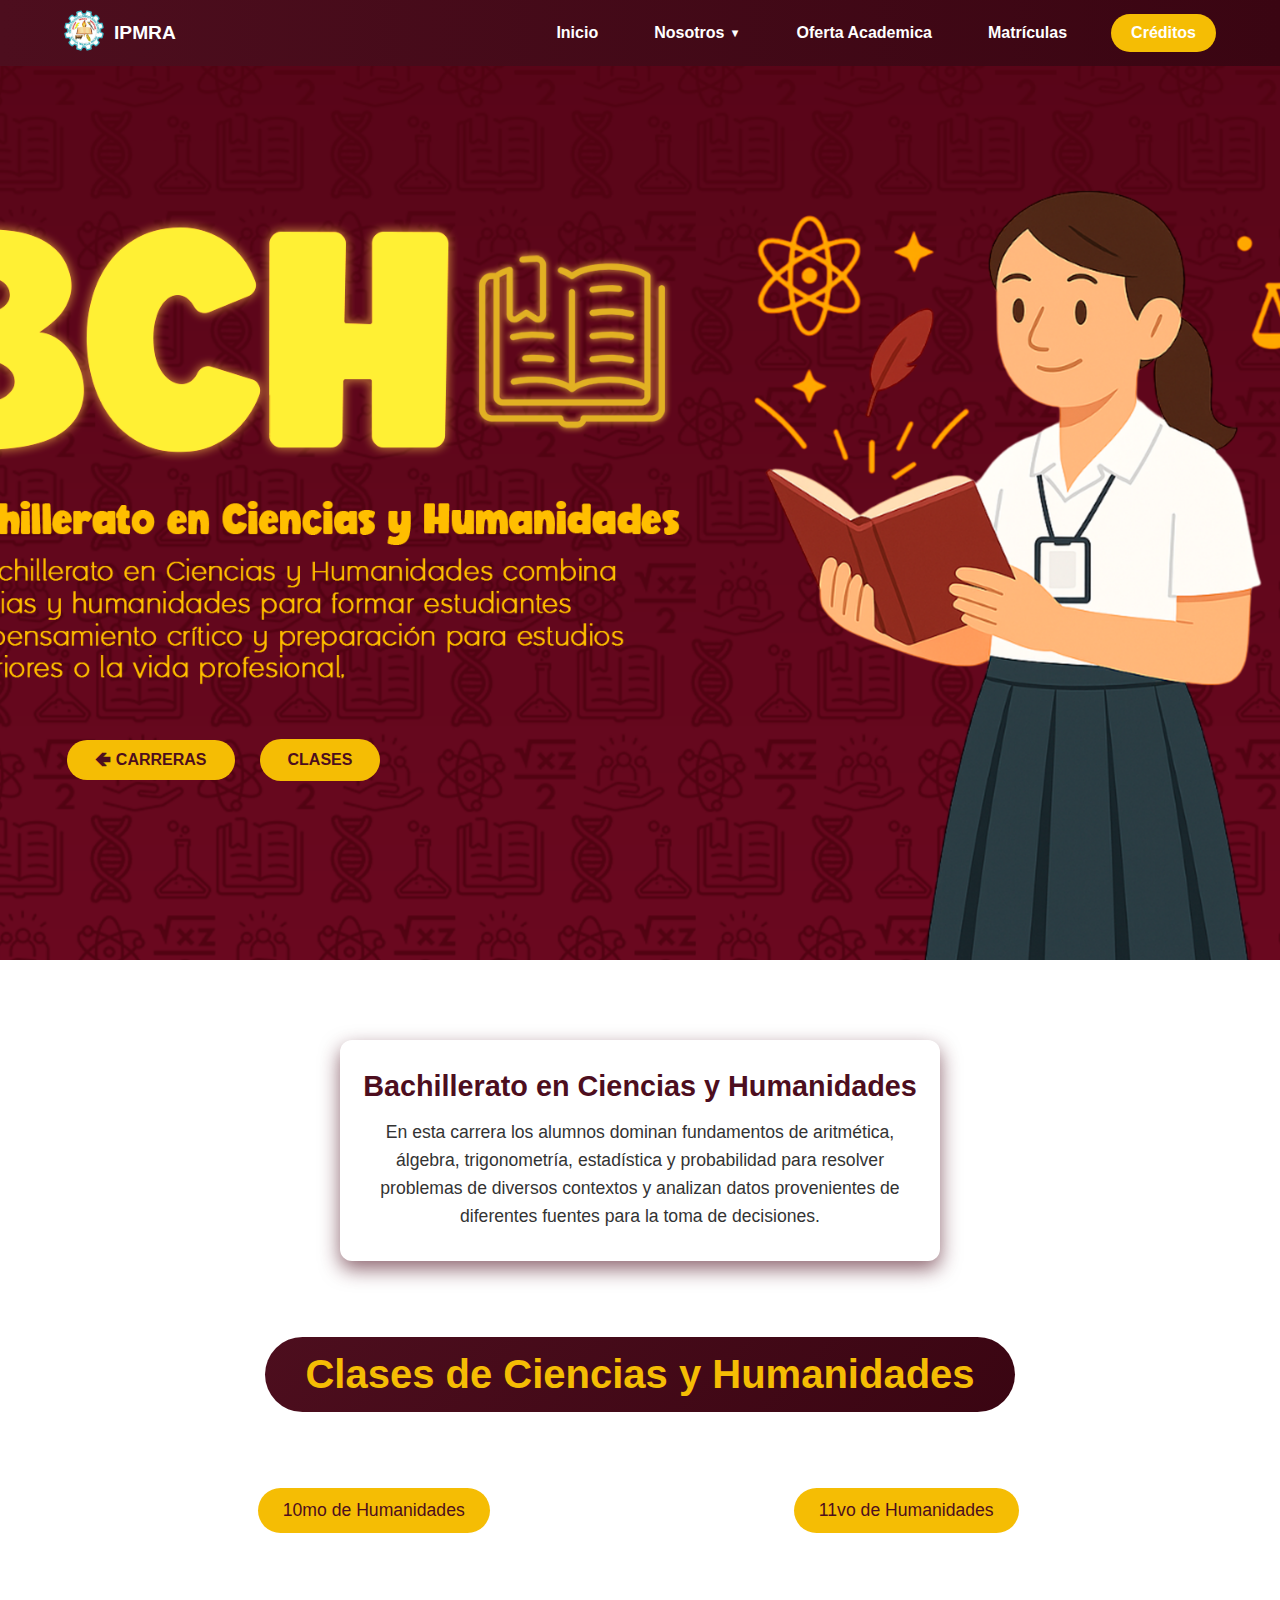
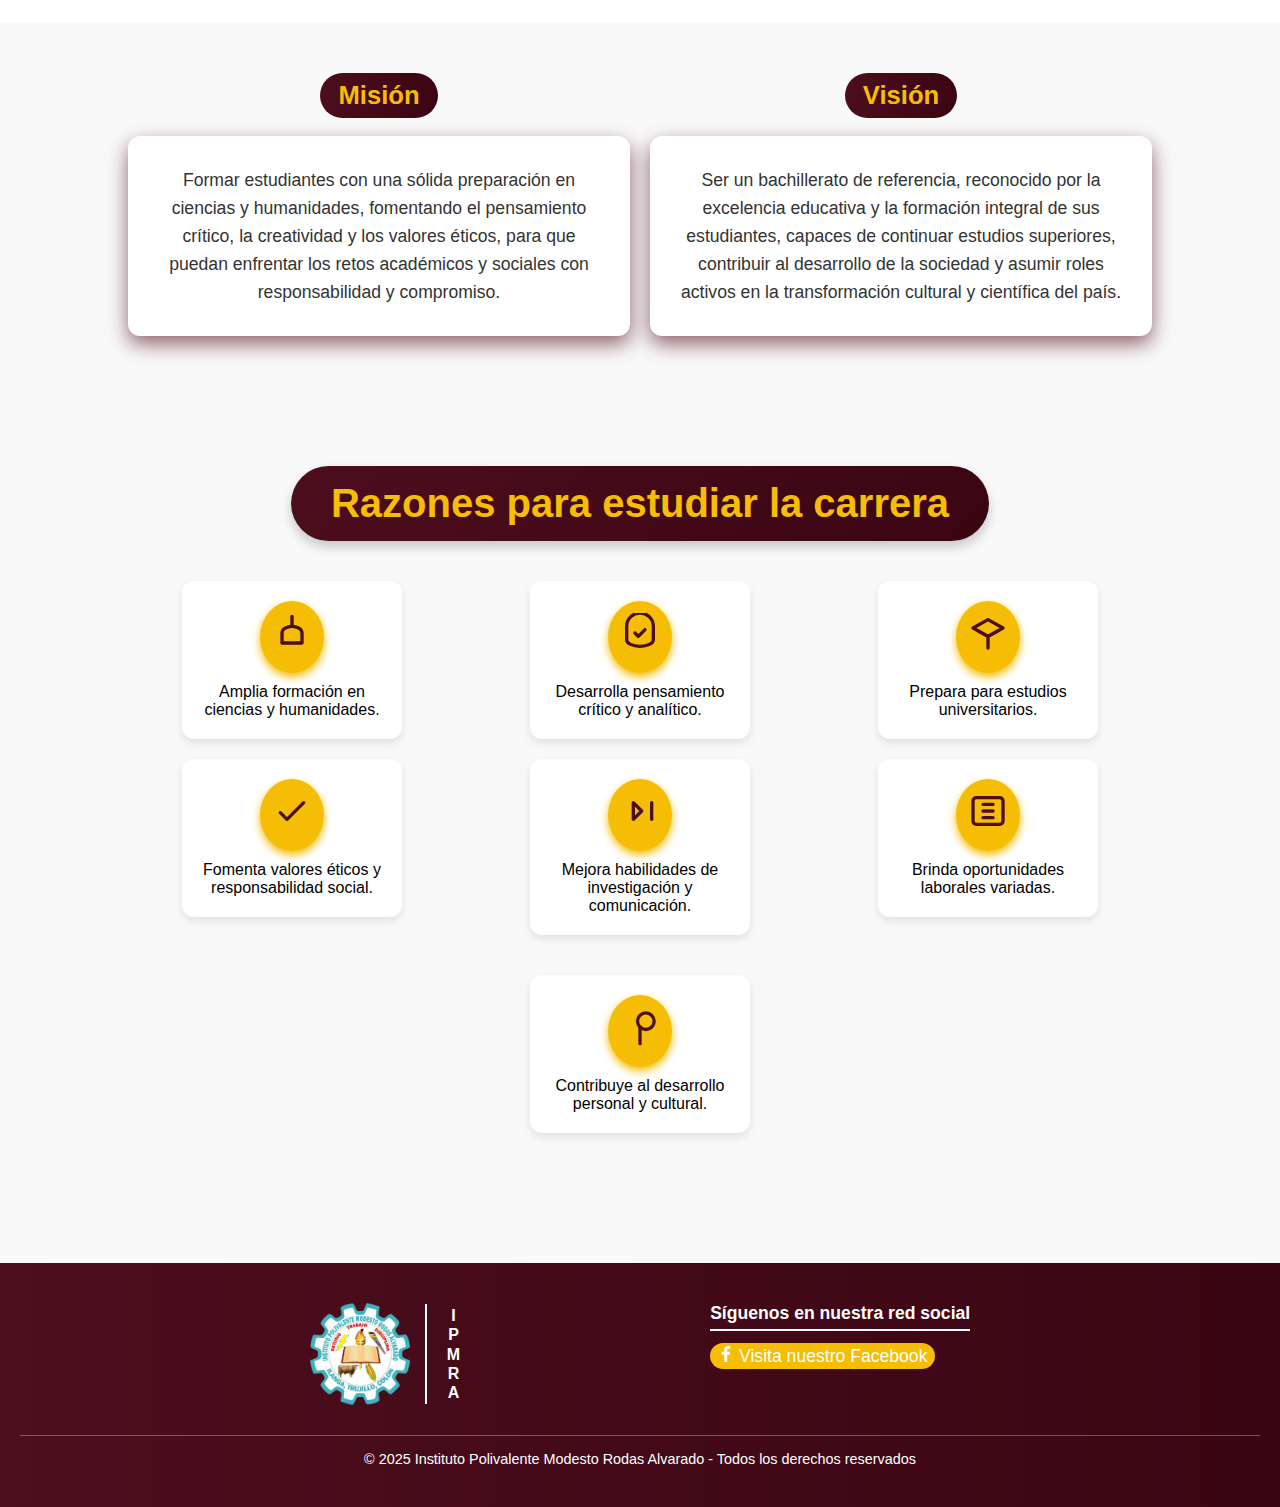
<file: humanidades.html>
<!DOCTYPE html>
<html lang="es">
<head>
  <meta charset="UTF-8">
  <meta name="viewport" content="width=device-width, initial-scale=1.0">
  <title>Instituto Modesto Rodas Alvarado - Humanidades</title>
  
</head>
<style>
  /* ====== RESET ====== */
* {
  margin: 0;
  padding: 0;
  box-sizing: border-box;
  font-family: "Poppins", sans-serif;
}

body {
  padding-top: 50px;
  background: #f9f9f9;
}
.hero {
  align-items: flex-start; /* alinea contenido arriba */
  padding-top: 20px;       /* opcional, ajusta según necesites */
}
/* ====== MENU ====== */
.menu {
  background: linear-gradient(90deg,#4d0e1e, #3a0512);
  padding: 10px 0;
  position: fixed;
  top: 0; left: 0;
  width: 100%;
  transition: all 0.3s ease;
  z-index: 1000;
}
.scrolled {
  box-shadow: 0 4px 12px rgba(0,0,0,0.25);
  background: linear-gradient(90deg,#4d0e1e, #3a0512);
}
.alineacion-imra-logo {
  display: flex;
  justify-content: space-between;
  align-items: center;
  width: 90%;
  max-width: 1200px;
  margin: auto;
  position: relative;
}
.alineacion-imra-logo a {
  display:flex;
  align-items:center;
  gap:10px;
  text-decoration:none;
  font-weight:700;
  font-size:1.2rem;
  color:white;
}
.alineacion-logo img { border-radius:50%; }

/* ====== MENU OPCIONES ====== */
.alineacion-menu {
  list-style:none;
  display:flex;
  gap:2rem;
  align-items:center;
}
.alineacion-menu li { position: relative; }
.alineacion-menu a {
  text-decoration:none;
  font-size:1rem;
  font-weight:600;
  color:white;
  padding:8px 12px;
  border-radius:6px;
  display:flex;
  align-items:center;
  gap:5px;
  transition:all 0.3s ease;
}
.alineacion-menu a:hover { background-color:#f5bd04; color:#4d0e1e; }

/* ====== SUBMENÚ ====== */
.submenu {
  display:none;
  position:absolute;
  top:100%;
  left:0;
  background:white;
  min-width:220px;
  box-shadow:0 4px 8px rgba(0,0,0,0.15);
  border-radius:8px;
  overflow:hidden;
  z-index:999;
}
.submenu a {
  color:#333;
  padding:10px 15px;
  border-bottom:1px solid #eee;
}
.submenu a:hover { background:#f5bd04; color:#4d0e1e; }
.alineacion-menu li.show-submenu .submenu { display:block; }
.arrow { font-size:0.7rem; transition: transform 0.3s ease; }
.show-submenu > a .arrow { transform:rotate(180deg); }

/* ====== BOTON CREDITOS ====== */
.boton-creditos {
  background-color:#f5bd04;
  border-radius:30px;
  transition:all 0.3s ease;
}
.boton-creditos a {
  color:white;
  font-weight:bold;
  padding:10px 20px;
  display:inline-block;
}
.boton-creditos:hover { background-color:#f5bd04;}

/* ====== HAMBURGUESA ====== */
.hamburguesa {
  display: none;
  flex-direction: column;
  justify-content: left;
  cursor: pointer;
  width: 30px;
  height: 25px;
  position: relative;
  z-index: 1100;
}
.hamburguesa span {
  height: 3px;
  width: 100%;
  background: white;
  border-radius: 2px;
  transition: all 0.4s ease;
  position: absolute;
}
.hamburguesa span:nth-child(1) { top: 0; }
.hamburguesa span:nth-child(2) { top: 10px; }
.hamburguesa span:nth-child(3) { top: 20px; }
.hamburguesa.active span:nth-child(1) { transform: rotate(45deg); top: 10px; }
.hamburguesa.active span:nth-child(2) { opacity:0; }
.hamburguesa.active span:nth-child(3) { transform: rotate(-45deg); top: 10px; }

/* ====== HERO ====== */
.hero {
  margin-top: 10px;
  position: relative;
  width: 100%;
  height: 100vh;
  background: url("Imagenes/humanidades.banner.png") no-repeat center center/cover;
  display: flex;
  align-items: center;
  justify-content: flex-start;
  padding-left: 8%;
  color: #f5bd04;
}
.hero-content{
  display: flex; gap: 60px; align-items: center; margin-top: 480px;
}
.btn-hero {
  background: #f5bd04;
  color: #4d0e1e;
  text-decoration: none;
  font-weight: 600;
  padding: 12px 28px;
  border-radius: 30px;
  transition: all 0.3s ease-in-out;
  margin: -35px;
}
.btn-hero:hover {
  background: #4d0e1e;
  color: #f5bd04;
  transform: translateY(3px);
}
.btn-regresar{
  background: #f5bd04;
  color: #4d0e1e;
  text-decoration: none;
  font-weight: 600;
  padding: 11px 28px;
  border-radius: 30px;
  margin-left: -35px;
  transition: all 0.3s ease-in-out;
}
.btn-regresar:hover {
  background: #4d0e1e;
  color: #f5bd04;
  transform: translateY(3px);
}
/* ====== BLOQUE DE INFORMACIÓN DE LA CARRERA ====== */
.info-carrera {
  display: flex;
  justify-content: center;
  align-items: center;
  margin-bottom: 40px;
  flex-wrap: wrap;
}
/* Ajuste del cuadro de la descripción de la carrera */
.descripcion-carrera {
  flex: 1;
  background: #fff;
  padding: 30px 20px;      /* más espacio arriba/abajo para hacerla más alta */
  border-radius: 12px;
  box-shadow: 0 8px 20px #4d0e1ea1;
  text-align: center;
  max-width: 600px;        /* limita la anchura para que no se vea ancha */
  width: 100%;             /* ocupa el ancho disponible hasta max-width */
  transition: transform 0.4s ease, box-shadow 0.4s ease; /* animación */
}

.descripcion-carrera:hover {
  transform: translateY(-5px) scale(1.02);
  box-shadow: 0 12px 24px #4d0e1ea1;
}
.descripcion-carrera h3 {
  font-size: 1.8rem;
  margin-bottom: 15px;
  color: #4d0e1e;;
}
.descripcion-carrera p {
  font-size: 1.1rem;
  color: #333;
  line-height: 1.6;
}

/* ====== SECCION CLASES ====== */
.clases-section {
  padding: 80px 10%;
  background: #fff;
  text-align: center;
}
.titulo-clases {
  font-size: 2.5rem;
  color: #f5bd04;
  margin-bottom: 40px;
  padding: 15px 40px;
  display: inline-block;
  background: linear-gradient(135deg,#4d0e1e, #3a0512);
  border-radius: 50px;
  transition: transform 0.3s ease;
}
.titulo-clases:hover {
  transform: scale(1.05);
}
.contenedor-grados {
  display: flex;
  justify-content: space-between;
  gap: 20px;
}
.bloque-clases { width: 48%; }
.btn-toggle {
  background: linear-gradient(90deg,#f5bd04,#f5bd04);
  color: #4d0e1e;
  border: none;
  font-size: 1.1rem;
  padding: 12px 25px;
  border-radius: 30px;
  cursor: pointer;
  transition: all 0.3s ease;
  display: inline-block;
  position: relative;
}
.btn-toggle.active::after { transform: rotate(180deg); }
.btn-toggle:hover { background: linear-gradient(270deg, #4d0e1e, #3a0512); transform: scale(1.05); color: #d4af37; }

.clases-lista {
  max-height: 0;
  overflow: hidden;
  transition: max-height 0.5s ease, padding 0.3s ease;
  margin-top: 10px;
  display: flex;
  flex-direction: column;
  align-items: center;
  background: #f5f5f5;
  border-radius: 12px;
  padding: 0 0;
  width: fit-content;
  min-width: 220px;
  margin-left: auto;
  margin-right: auto;
}
.clases-lista.show {
  max-height: 1000px;
  padding: 20px 0;
}
.clase-card {
  padding: 12px 10px;
  width: 200px;
  text-align: center;
  border-radius: 6px;
  background: #fff;
  color: #333;
  cursor: pointer;
  margin: 8px 0;
  transition: background 0.3s, transform 0.3s;
}
.clase-card:hover { background: #f5bd04;color: #4d0e1e; transform: translateY(-3px); }

/* ====== MISION Y VISION (MODIFICADAS: pastilla, centrado y animación) ====== */
.mision-vision {
  display: flex;
  justify-content: space-around;
  gap: 20px;
  padding: 50px 10%;
  flex-wrap: wrap;
  align-items: stretch;
}

/* centramos el título (pastilla) respecto a la caja de contenido */
.mision,
.vision {
  flex: 1;
  min-width: 250px;
  display: flex;
  flex-direction: column;
  align-items: center; /* importante para centrar la pastilla sobre la caja */
}

/* pastilla que cubre solo el texto y usa los mismos tonos de la página */
.titulo-mv {
  display: inline-block;
  background: linear-gradient(90deg,#4d0e1e, #3a0512);
  color: #f5bd04;
  font-size: 1.6rem;
  font-weight: 700;
  padding: 8px 18px;
  border-radius: 25px;
  text-align: center;
  margin: 0 0 18px 0;
  transition: transform 0.28s ease, background 0.28s ease, box-shadow 0.28s ease;
  cursor: default;
}

/* efecto al pasar el mouse sobre la pastilla */
.titulo-mv:hover {
  transform: scale(1.06);
  background: linear-gradient(90deg,#3a0512, #4d0e1e);
  box-shadow: 0 8px 18px rgba(52,121,29,0.18);
}

/* contenido debajo de la pastilla (misma altura) */
.contenido-mv {
  flex: 1;
  background: #fff;
  padding: 30px;
  border-radius: 12px;
  box-shadow: 0 8px 20px #4d0e1ea1;
  text-align: center;
  font-size: 1.1rem;
  color: #333;
  line-height: 1.6;
  transition: transform 0.3s ease, box-shadow 0.3s ease;
}

/* animación al pasar el mouse sobre la caja de contenido */
.contenido-mv:hover {
  transform: translateY(-8px) scale(1.02);
  box-shadow: 0 12px 24px #4d0e1ea1;
}

/* ====== RAZONES PARA ESTUDIAR LA CARRERA ====== */
.razones-section {
  padding: 80px 10%;
  background: #f9f9f9;
  text-align: center;
}
.titulo-razones {
  font-size: 2.5rem;
  color: #f5bd04;
  margin-bottom: 40px;
  padding: 15px 40px;
  display: inline-block;
  background: linear-gradient(135deg,#4d0e1e, #3a0512);
  border-radius: 50px;
  box-shadow: 0 6px 12px rgba(0,0,0,0.2);
  transition: transform 0.28s ease, box-shadow 0.28s ease;
}

/* animación para el título Razones */
.titulo-razones:hover {
  transform: scale(1.06);
  box-shadow: 0 12px 20px rgba(0,0,0,0.18);
}

/* imágenes apiladas verticalmente y alineadas a la izquierda (más grandes) */
.razones-imagenes {
  display: flex;
  flex-direction: column; /* pone las imágenes una debajo de la otra */
  align-items: center;    /* centra horizontalmente */
  gap: 30px;              /* espacio entre las imágenes */
  margin: 40px auto;      /* centra todo el contenedor y separa del resto */
}

.razones-imagenes .imagen-razon {
  width: 60%;             /* ancho más grande de la imagen */
  max-width: 600px;       /* opcional para no sobrepasar cierto tamaño */
  height: auto;           /* mantiene proporción */
  border-radius: 12px;
   transition: transform 0.3s ease;
}
.razones-imagenes .imagen-razon:hover {
  transform: scale(1.05);
}

.razones-grid {
  display: grid;
  grid-template-columns: repeat(3, 1fr);
  grid-auto-rows: auto;
  gap: 20px;
  justify-items: center;
  align-items: start;
}
/* Razones individuales */
.razon-card {
  display: flex;
  flex-direction: column;
  align-items: center;
  text-align: center;
  width: 220px;
  padding: 20px;
  background-color: #fff;
  border-radius: 12px;
  box-shadow: 0 4px 8px rgba(0,0,0,0.1);
  transition: transform 0.3s ease, box-shadow 0.3s ease;
}

.razon-card:hover {
  transform: translateY(-8px);
  box-shadow: 0 12px 20px rgba(0,0,0,0.2);
}
.razon-icon {
  display: inline-block;
  font-size: 2rem;
  margin-bottom: 10px;
  color: #f5bd04;
  padding: 12px;
  border-radius: 50%;
  background: #f5bd04;
  box-shadow: 0 4px 8px #f5bd04;
}
.razon-icon {
  margin-bottom: 10px; /* icono arriba del texto */
  color: #4d0e1e; /* puedes cambiar color del icono */
}

.razon-card.especial {
  margin: 40px auto 0 auto;
  grid-column: 1 / -1;
  max-width: 350px;
}
/* Última razón centrada debajo de las demás */
.razones-grid .razon-card:nth-child(7) {
  grid-column: 2; /* Centrada en la segunda columna */
  margin-top: 20px;
}

/* Responsivo: en móviles se muestra en 1 columna */
@media (max-width: 768px) {
  .razones-grid {
    grid-template-columns: 1fr;
  }
  .razones-grid .razon-card:nth-child(7) {
    grid-column: auto;
  }
}

/* ====== FOOTER ====== */
footer {
  margin-top:50px;
  background:linear-gradient(90deg,#4d0e1e, #3a0512);
  color:white;
  padding:40px 20px;
}
.footer-container {
  display:flex;
  justify-content:center;
  gap:250px;
  max-width:900px;
  margin:auto;
  flex-wrap:wrap;
}
.footer-logo { display:flex; align-items:center; gap:15px; }
.footer-logo img { width:100px; }
.logo-text { display:flex; align-items:center; gap:20px; }
.vertical-line { width:2px; height:100px; background-color:white; }
.vertical-ipmra { font-size:1rem; font-weight:700; line-height:1.2; white-space:pre-line; text-align:center; }
.footer-contact ul { list-style:none; padding:0; }
.footer-contact h4 { margin-bottom:15px; font-size:1.1rem; border-bottom:2px solid white; display:inline-block; padding-bottom:5px; }
.footer-contact li { margin-bottom:8px; }
.footer-contact a { text-decoration:none; color:white; font-size:1.1rem; }
.boton-facebook { background-color:#f5bd04; padding:3px 8px; border-radius:30px; transition:all 0.3s ease; }
.boton-facebook:hover { background-color:#f5bd04; color: #4d0e1e; }
.footer-bottom { text-align:center; margin-top:30px; font-size:0.9rem; border-top:1px solid rgba(255,255,255,0.3); padding-top:15px; }

/* ====== RESPONSIVE ====== */
@media (max-width: 900px) {
  .contenedor-grados { flex-direction: column; }
  .bloque-clases { width: 100%; }
  .footer-container { flex-direction: column; gap:20px; align-items:center; }
  .contenedor-razones { gap: 15px; }
}
@media (max-width: 768px) {
  .alineacion-menu {
    display:none;
    flex-direction:column;
    gap:1rem;
    background: linear-gradient(90deg,#4d0e1e, #3a0512);
    width:100%;
    border-radius:8px;
    animation:slideDown 0.4s ease forwards;
    position:absolute;
    top:100%;
    left:0;
  }
  .alineacion-menu.show { display:flex; }
  @keyframes slideDown { from { opacity:0; transform:translateY(-20px);} to { opacity:1; transform:translateY(0); } }
  .hamburguesa { display:flex; }
  .hero-content h1 { font-size: 2.2rem; }
  .info-carrera { flex-direction: column; align-items: center; }

  /* para pantallas pequeñas, apilar las imágenes y centrarlas */
  .razones-imagenes {
    align-items: center;
  }

  .imagen-razon {
    width: 90%;
  }
}

</style>
<body>

 <section class="hero">
  <div class="hero-content">
    <!-- Botón CLASES y REGRESAR juntos -->
    <a href="carreras.html" class="btn-regresar">🡸 CARRERAS</a>
    <a href="#clases" class="btn-hero">CLASES</a>
  </div>
</section>

  <!-- MENU -->
  <header>
    <nav class="menu" id="menu">
      <div class="alineacion-imra-logo">
        <a href="index.html">
          <span class="alineacion-logo"><img src="Imagenes/IMRA-logo.png" alt="logo" width="40px"></span>
          <span class="alineacion-imra">IPMRA</span>
        </a>
        <div class="hamburguesa" id="hamburguesa">
          <span></span><span></span><span></span>
        </div>
        <ul class="alineacion-menu" id="menu-opciones">
          <li><a href="index.html">Inicio</a></li>
          <li>
            <a href="#">Nosotros <span class="arrow">▼</span></a>
            <ul class="submenu">
              <li><a href="nuestra-identidad.html">Nuestra Identidad</a></li>
              <li><a href="departamentos.html">Departamentos</a></li>
              <li><a href="maestros.html">Maestros</a></li>
              <li><a href="instalaciones.html">Instalaciones</a></li>
            </ul>
          </li>
          <li><a href="carreras.html">Oferta Academica</a></li>
          <li><a href="matriculas.html">Matrículas</a></li>
          <li class="boton-creditos"><a href="creditos.html">Créditos</a></li>
        </ul>
      </div>
    </nav>
  </header>

  <!-- SECCIÓN CLASES -->
  <section id="clases" class="clases-section">
    <div class="info-carrera">
      <div class="descripcion-carrera">
        <h3>Bachillerato en Ciencias y Humanidades</h3>
        <p>
          En  esta carrera los alumnos dominan fundamentos de aritmética, álgebra, trigonometría,
estadística y probabilidad para resolver problemas de diversos contextos y analizan datos provenientes de diferentes fuentes para la
toma de decisiones. 
        </p>
      </div>
    </div>
    <br><br>
    <h2 class="titulo-clases">Clases de Ciencias y Humanidades</h2>
    <br><br><br>
    <div class="contenedor-grados">
      <div class="bloque-clases">
        <button class="btn-toggle" data-target="grado11">10mo de Humanidades</button>
        <div id="grado11" class="clases-lista">
          <div class="clase-card">Matemática</div>
          <div class="clase-card">Español</div>
          <div class="clase-card">Fisica</div>
          <div class="clase-card">Quimica</div>
          <div class="clase-card">Biologia</div>
          <div class="clase-card">Historia de Honduras</div>
          <div class="clase-card">Sociologia</div>
          <div class="clase-card">Ingles</div>
          <div class="clase-card">Informatica </div>
          <div class="clase-card">Fundamentos de Psicologia</div>
          <div class="clase-card">Educacion Fisica y Deportes</div>
        </div>
      </div>

      <div class="bloque-clases">
        <button class="btn-toggle" data-target="grado12">11vo de Humanidades</button>
        <div id="grado12" class="clases-lista">
          <div class="clase-card">Matemática</div>
          <div class="clase-card">Español</div>
          <div class="clase-card">Fisica</div>
          <div class="clase-card">Quimica</div>
          <div class="clase-card">Biologia</div>
          <div class="clase-card">Ingles</div>
          <div class="clase-card">Introduccion a la Economia</div>
          <div class="clase-card">Antropologia</div>
          <div class="clase-card">Historia Universal </div>
          <div class="clase-card">Filosofia</div>
          <div class="clase-card">Educacion y Apreciacion Artistica</div>
        </div>
      </div>
    </div>
  </section>

  <!-- SECCIÓN MISIÓN Y VISIÓN -->
  <section class="mision-vision">
    <div class="mision">
      <span class="titulo-mv">Misión</span>
      <div class="contenido-mv">
        <p>
          Formar estudiantes con una sólida preparación en ciencias y humanidades, fomentando el pensamiento crítico, la creatividad y los valores éticos, para que puedan enfrentar los retos académicos y sociales con responsabilidad y compromiso.
        </p>
      </div>
    </div>

    <div class="vision">
      <span class="titulo-mv">Visión</span>
      <div class="contenido-mv">
        <p>
          Ser un bachillerato de referencia, reconocido por la excelencia educativa y la formación integral de sus estudiantes, capaces de continuar estudios superiores, contribuir al desarrollo de la sociedad y asumir roles activos en la transformación cultural y científica del país.
        </p>
      </div>
    </div>
  </section>

  <!-- SECCIÓN RAZONES PARA ESTUDIAR LA CARRERA -->
 <section class="razones-section">
  <h2 class="titulo-razones">Razones para estudiar la carrera</h2>

  <div class="razones-grid">
    <!-- 1️⃣ Amplia formación en ciencias y humanidades -->
    <div class="razon-card">
      <div class="razon-icon">
        <svg xmlns="http://www.w3.org/2000/svg" fill="none" viewBox="0 0 24 24" stroke="currentColor" width="40" height="40">
          <path stroke-linecap="round" stroke-linejoin="round" stroke-width="2" d="M12 8c-3 0-6 1.5-6 4v6h12v-6c0-2.5-3-4-6-4z" />
          <path stroke-linecap="round" stroke-linejoin="round" stroke-width="2" d="M12 2v6" />
        </svg>
      </div>
      Amplia formación en ciencias y humanidades.
    </div>

    <!-- 2️⃣ Desarrolla pensamiento crítico y analítico -->
    <div class="razon-card">
      <div class="razon-icon">
        <svg xmlns="http://www.w3.org/2000/svg" fill="none" viewBox="0 0 24 24" stroke="currentColor" width="40" height="40">
          <path stroke-linecap="round" stroke-linejoin="round" stroke-width="2" d="M9 12l2 2 4-4" />
          <path stroke-linecap="round" stroke-linejoin="round" stroke-width="2" d="M12 20c4.418 0 8-1.79 8-4V8a8 8 0 10-16 0v8c0 2.21 3.582 4 8 4z" />
        </svg>
      </div>
      Desarrolla pensamiento crítico y analítico.
    </div>

    <!-- 3️⃣ Prepara para estudios universitarios -->
    <div class="razon-card">
      <div class="razon-icon">
        <svg xmlns="http://www.w3.org/2000/svg" fill="none" viewBox="0 0 24 24" stroke="currentColor" width="40" height="40">
          <path stroke-linecap="round" stroke-linejoin="round" stroke-width="2" d="M12 14l9-5-9-5-9 5 9 5z" />
          <path stroke-linecap="round" stroke-linejoin="round" stroke-width="2" d="M12 14l6.16-3.422M12 14l-6.16-3.422M12 14v7" />
        </svg>
      </div>
      Prepara para estudios universitarios.
    </div>

    <!-- 4️⃣ Fomenta valores éticos y responsabilidad social -->
    <div class="razon-card">
      <div class="razon-icon">
        <svg xmlns="http://www.w3.org/2000/svg" fill="none" viewBox="0 0 24 24" stroke="currentColor" width="40" height="40">
          <path stroke-linecap="round" stroke-linejoin="round" stroke-width="2" d="M5 13l4 4L19 7" />
        </svg>
      </div>
      Fomenta valores éticos y responsabilidad social.
    </div>

    <!-- 5️⃣ Mejora habilidades de investigación y comunicación -->
    <div class="razon-card">
      <div class="razon-icon">
        <svg xmlns="http://www.w3.org/2000/svg" fill="none" viewBox="0 0 24 24" stroke="currentColor" width="40" height="40">
          <path stroke-linecap="round" stroke-linejoin="round" stroke-width="2" d="M8 7v10l5-5-5-5z" />
          <path stroke-linecap="round" stroke-linejoin="round" stroke-width="2" d="M19 7v10" />
        </svg>
      </div>
      Mejora habilidades de investigación y comunicación.
    </div>

    <!-- 6️⃣ Brinda oportunidades laborales variadas -->
    <div class="razon-card">
      <div class="razon-icon">
        <svg xmlns="http://www.w3.org/2000/svg" fill="none" viewBox="0 0 24 24" stroke="currentColor" width="40" height="40">
          <path stroke-linecap="round" stroke-linejoin="round" stroke-width="2" d="M9 12h6m-6 4h6m-6-8h6M5 20h14a2 2 0 002-2V6a2 2 0 00-2-2H5a2 2 0 00-2 2v12a2 2 0 002 2z" />
        </svg>
      </div>
      Brinda oportunidades laborales variadas.
    </div>

    <!-- 7️⃣ Contribuye al desarrollo personal y cultural -->
    <div class="razon-card especial">
      <div class="razon-icon">
        <svg xmlns="http://www.w3.org/2000/svg" fill="none" viewBox="0 0 24 24" stroke="currentColor" width="40" height="40">
          <path stroke-linecap="round" stroke-linejoin="round" stroke-width="2" d="M12 12c2 2 5 2 7 0s2-5 0-7-5-2-7 0-2 5 0 7z" />
          <path stroke-linecap="round" stroke-linejoin="round" stroke-width="2" d="M12 12v10" />
        </svg>
      </div>
      Contribuye al desarrollo personal y cultural.
    </div>
  </div>
</section>


  <!-- IMÁGENES DE FINANZAS 
  <div class="razones-imagenes">
    <img src="Finan1.jpeg" alt="Imagen 1 de finanzas" class="imagen-razon">
    <img src="Finan2.jpeg" alt="Imagen 2 de finanzas" class="imagen-razon">
  </div>-->

  <!-- FOOTER -->
  <footer>
    <div class="footer-container">
      <div class="footer-logo">
        <img src="Imagenes/IMRA-logo.png" alt="logo">
        <div class="logo-text">
          <div class="vertical-line"></div>
          <span class="vertical-ipmra">I<br>P<br>M<br>R<br>A</span>
        </div>
      </div>
      <div class="footer-contact">
        <h4>Síguenos en nuestra red social</h4>
        <ul>
          <li>
            <a class="boton-facebook" href="https://www.facebook.com/profile.php?id=100064632464818" target="_blank">
              <img src="Imagenes/facebook.png" alt="facebook" width="16px"> Visita nuestro Facebook
            </a>
          </li>
        </ul>
      </div>
    </div>
    <div class="footer-bottom">
      <p>&copy; 2025 Instituto Polivalente Modesto Rodas Alvarado - Todos los derechos reservados</p>
    </div>
  </footer>

  <!-- SCRIPT -->
  <script>
    // Scroll efecto en menú
    window.addEventListener("scroll", function() {
      const menu = document.getElementById("menu");
      if (window.scrollY > 50) {
        menu.classList.add("scrolled");
      } else {
        menu.classList.remove("scrolled");
      }
    });

    // Scroll suave botón "CLASES" centrando contenedor
    document.querySelector('.btn-hero').addEventListener('click', function(e) {
      e.preventDefault();

      const seccionClases = document.querySelector('#clases');
      const contenedorGrados = seccionClases.querySelector('.contenedor-grados');

      const windowHeight = window.innerHeight;
      const contentHeight = contenedorGrados.offsetHeight;

      const bodyRect = document.body.getBoundingClientRect().top;
      const elementRect = contenedorGrados.getBoundingClientRect().top;
      const elementPosition = elementRect - bodyRect;

      let offsetPosition;
      if (contentHeight < windowHeight) {
        offsetPosition = elementPosition - (windowHeight - contentHeight)/2;
      } else {
        offsetPosition = elementPosition - 70; // espacio desde menú
      }

      window.scrollTo({
        top: offsetPosition,
        behavior: 'smooth'
      });
    });

    // Submenú
    document.querySelectorAll(".alineacion-menu li > a").forEach(link => {
      link.addEventListener("click", function(e) {
        const parent = this.parentElement;
        if (parent.querySelector(".submenu")) {
          e.preventDefault();
          parent.classList.toggle("show-submenu");
        }
      });
    });

    // Menú hamburguesa
    const hamburguesa = document.getElementById("hamburguesa");
    const menuOpciones = document.getElementById("menu-opciones");
    hamburguesa.addEventListener("click", () => {
      hamburguesa.classList.toggle("active");
      menuOpciones.classList.toggle("show");
    });

    // Toggle de listas 11vo y 12vo con scroll suave
    document.querySelectorAll('.btn-toggle').forEach(boton => {
      boton.addEventListener('click', function(e) {
        const target = document.getElementById(boton.dataset.target);

        // Alternar la lista
        target.classList.toggle('show');
        boton.classList.toggle('active');

        // Scroll suave
        const bodyRect = document.body.getBoundingClientRect().top;
        const elementRect = boton.getBoundingClientRect().top;
        const elementPosition = elementRect - bodyRect;
        const offset = 70;

        window.scrollTo({
          top: elementPosition - offset,
          behavior: 'smooth'
        });
      });
    });
  </script>
</body>
</html>
</file>
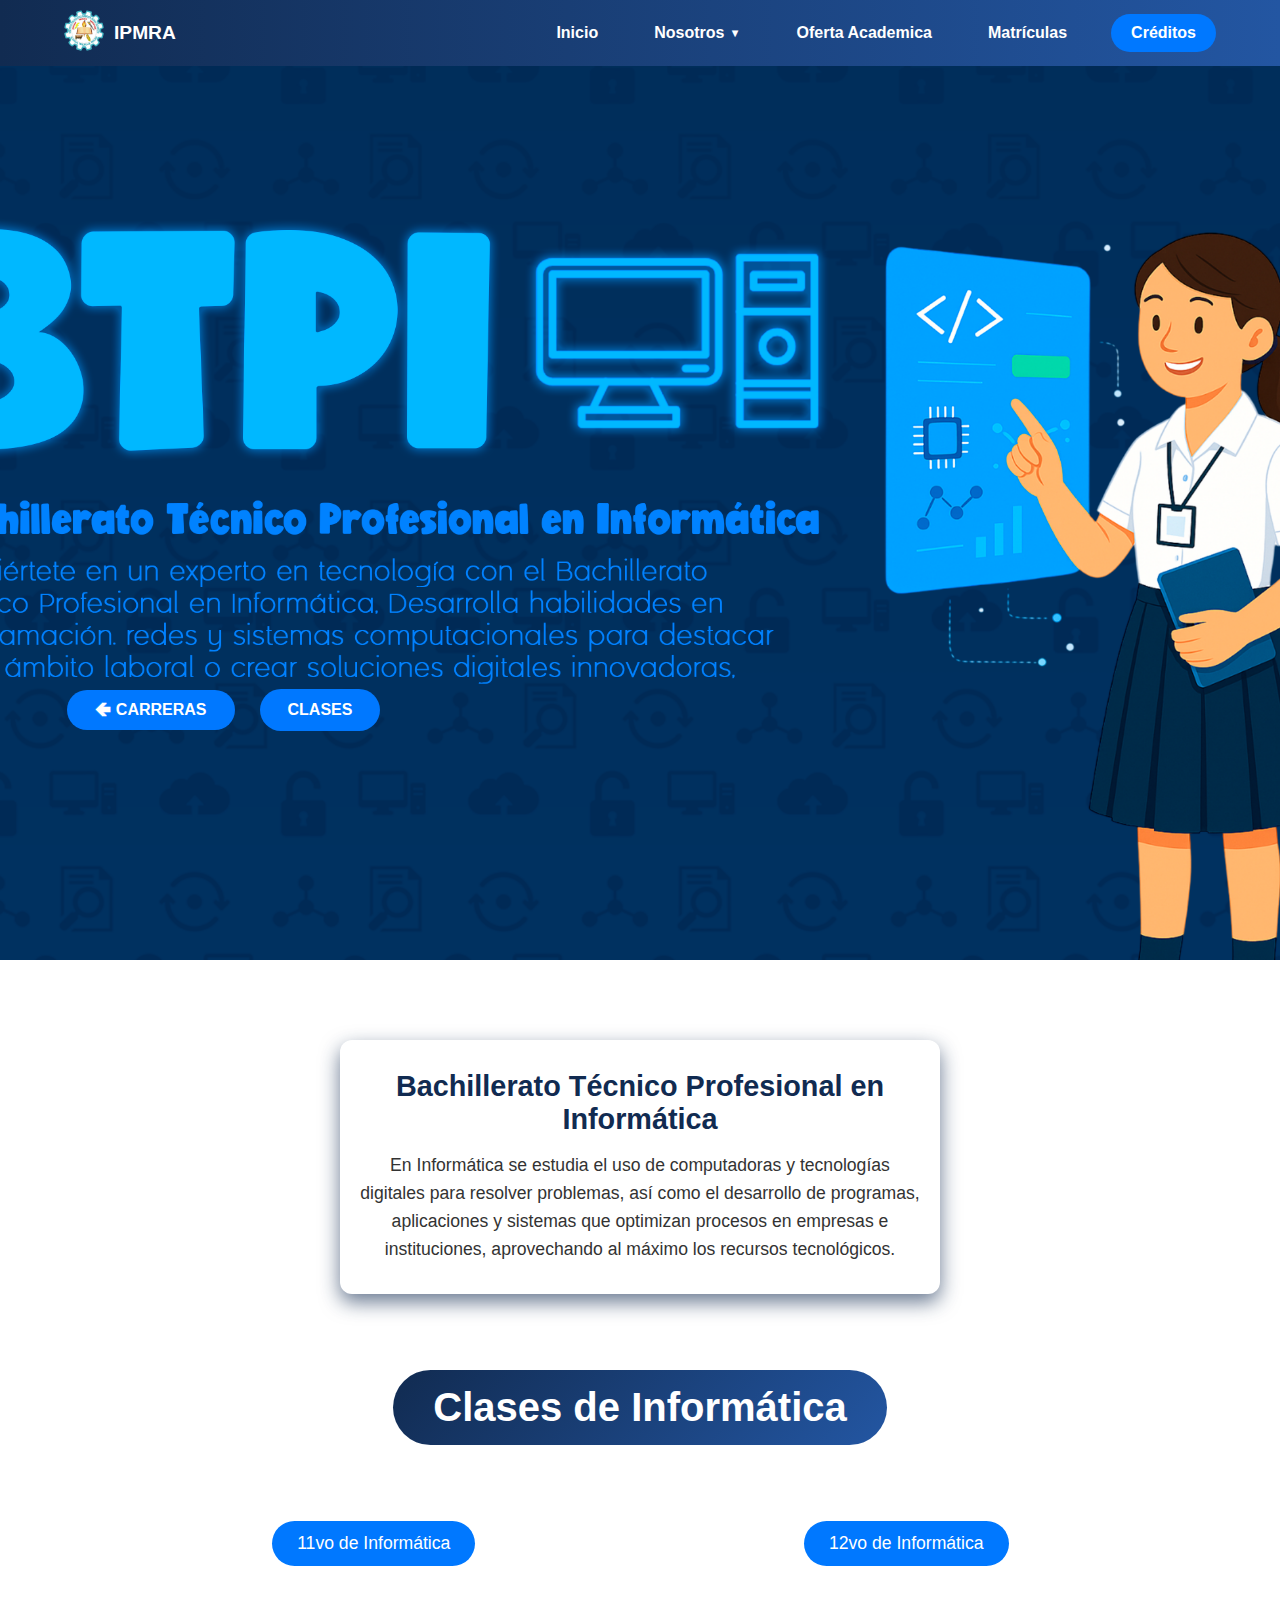
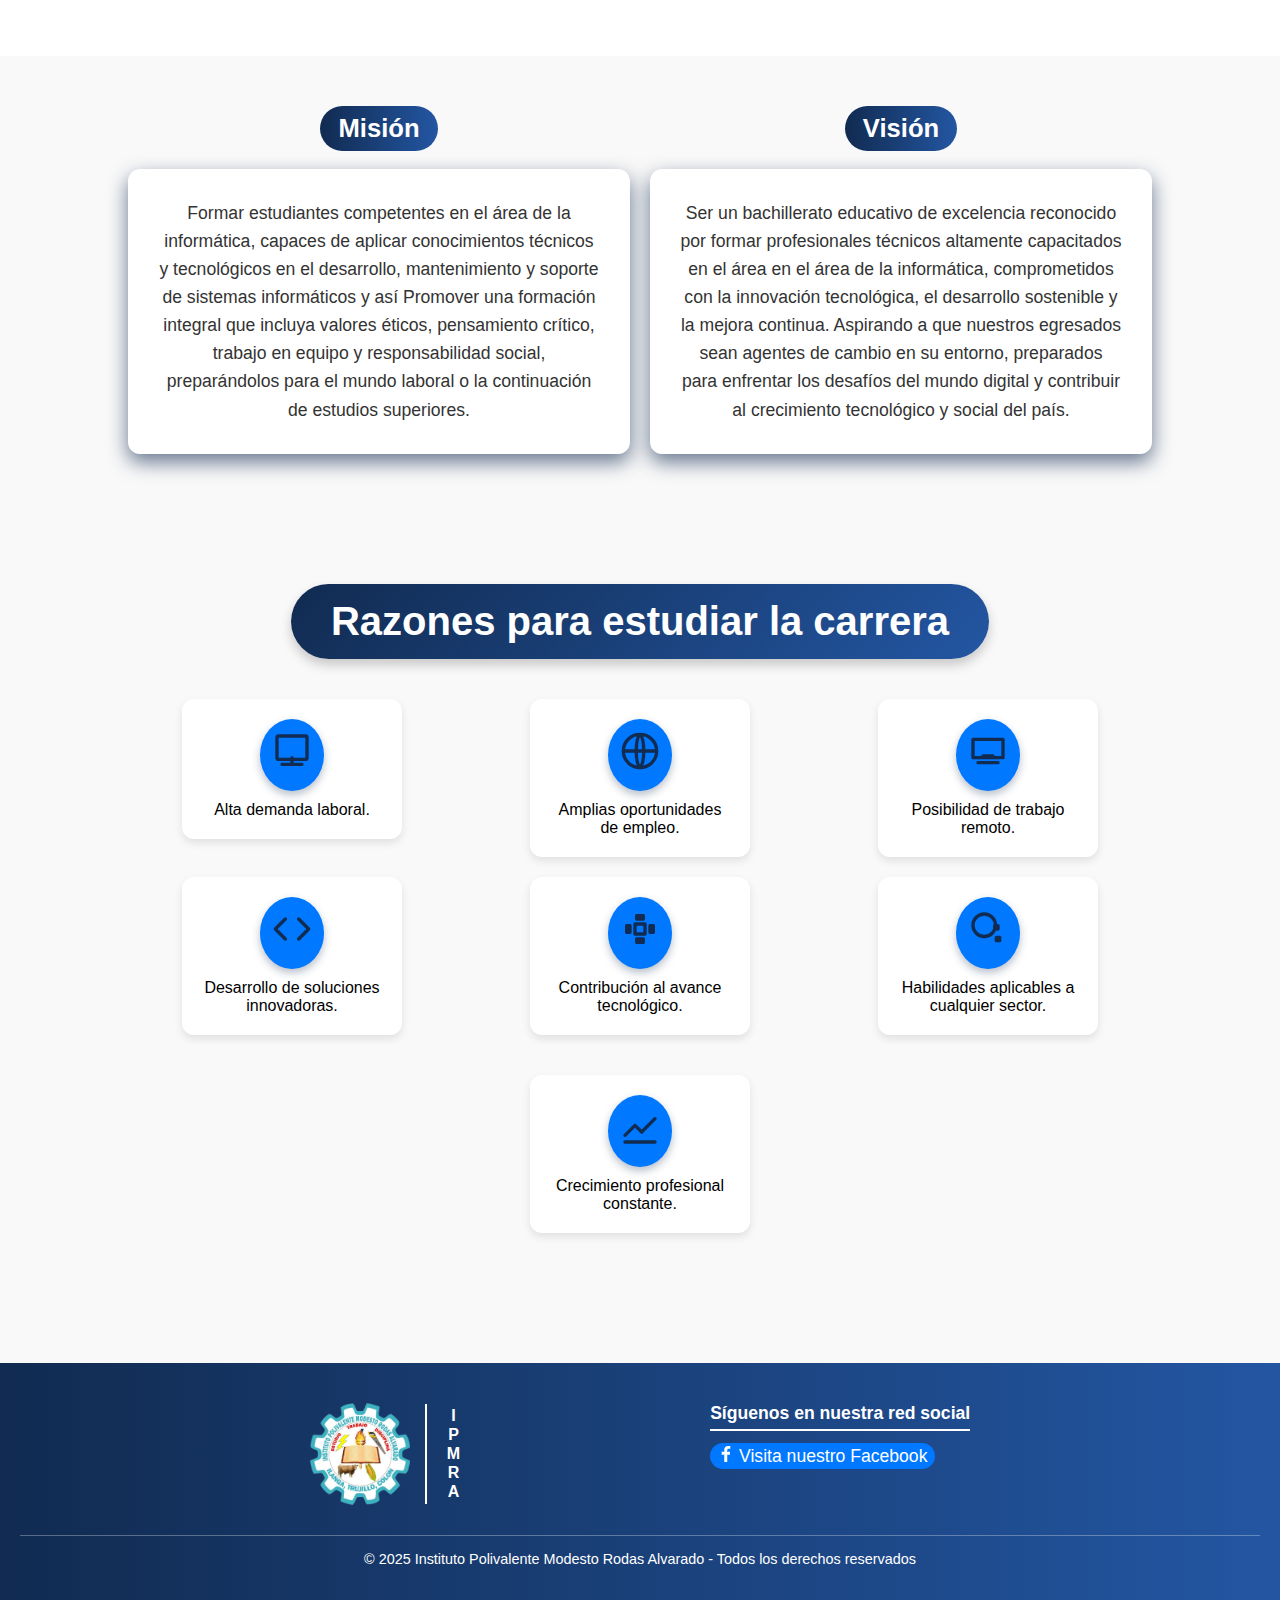
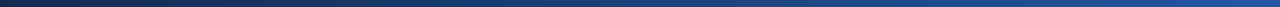
<file: informatica.html>
<!DOCTYPE html>
<html lang="es">
<head>
  <meta charset="UTF-8">
  <meta name="viewport" content="width=device-width, initial-scale=1.0">
  <title>Instituto Modesto Rodas Alvarado - Informática</title>
  <style>
  /* ====== RESET ====== */
* {
  margin: 0;
  padding: 0;
  box-sizing: border-box;
  font-family: "Poppins", sans-serif;
}

body {
  padding-top: 50px;
  background: #f9f9f9;
}
.hero {
  align-items: flex-start; /* alinea contenido arriba */
  padding-top: 20px;       /* opcional, ajusta según necesites */
}
/* ====== MENU ====== */
.menu {
  background: linear-gradient(90deg,#112b51, #2356a2);
  padding: 10px 0;
  position: fixed;
  top: 0; left: 0;
  width: 100%;
  transition: all 0.3s ease;
  z-index: 1000;
}
.scrolled {
  box-shadow: 0 4px 12px rgba(0,0,0,0.25);
  background: linear-gradient(90deg,#112b51, #2356a2);
}
.alineacion-imra-logo {
  display: flex;
  justify-content: space-between;
  align-items: center;
  width: 90%;
  max-width: 1200px;
  margin: auto;
  position: relative;
}
.alineacion-imra-logo a {
  display:flex;
  align-items:center;
  gap:10px;
  text-decoration:none;
  font-weight:700;
  font-size:1.2rem;
  color:white;
}
.alineacion-logo img { border-radius:50%; }

/* ====== MENU OPCIONES ====== */
.alineacion-menu {
  list-style:none;
  display:flex;
  gap:2rem;
  align-items:center;
}
.alineacion-menu li { position: relative; }
.alineacion-menu a {
  text-decoration:none;
  font-size:1rem;
  font-weight:600;
  color:white;
  padding:8px 12px;
  border-radius:6px;
  display:flex;
  align-items:center;
  gap:5px;
  transition:all 0.3s ease;
}
.alineacion-menu a:hover { background-color:#0078ff; color:white; }

/* ====== SUBMENÚ ====== */
.submenu {
  display:none;
  position:absolute;
  top:100%;
  left:0;
  background:white;
  min-width:220px;
  box-shadow:0 4px 8px rgba(0,0,0,0.15);
  border-radius:8px;
  overflow:hidden;
  z-index:999;
}
.submenu a {
  color:#333;
  padding:10px 15px;
  border-bottom:1px solid #eee;
}
.submenu a:hover { background:#0078ff; color:white;}
.alineacion-menu li.show-submenu .submenu { display:block; }
.arrow { font-size:0.7rem; transition: transform 0.3s ease; }
.show-submenu > a .arrow { transform:rotate(180deg); }

/* ====== BOTON CREDITOS ====== */
.boton-creditos {
  background-color:#0078ff;
  border-radius:30px;
  transition:all 0.3s ease;
}
.boton-creditos a {
  color:white;
  font-weight:bold;
  padding:10px 20px;
  display:inline-block;
}
.boton-creditos:hover { background-color:#0078ff;}

/* ====== HAMBURGUESA ====== */
.hamburguesa {
  display: none;
  flex-direction: column;
  justify-content: left;
  cursor: pointer;
  width: 30px;
  height: 25px;
  position: relative;
  z-index: 1100;
}
.hamburguesa span {
  height: 3px;
  width: 100%;
  background: white;
  border-radius: 2px;
  transition: all 0.4s ease;
  position: absolute;
}
.hamburguesa span:nth-child(1) { top: 0; }
.hamburguesa span:nth-child(2) { top: 10px; }
.hamburguesa span:nth-child(3) { top: 20px; }
.hamburguesa.active span:nth-child(1) { transform: rotate(45deg); top: 10px; }
.hamburguesa.active span:nth-child(2) { opacity:0; }
.hamburguesa.active span:nth-child(3) { transform: rotate(-45deg); top: 10px; }

/* ====== HERO ====== */
.hero {
  margin-top: 10px;
  position: relative;
  width: 100%;
  height: 100vh;
  background: url("Imagenes/informatica-banner.png") no-repeat center center/cover;
  display: flex;
  align-items: center;
  justify-content: flex-start;
  padding-left: 8%;
  color: #0078ff;
}
.hero-content{
  display: flex; gap: 60px; align-items: center; margin-top: 380px;
}
.btn-hero {
  background: #0078ff;
  color: white;
  text-decoration: none;
  font-weight: 600;
  padding: 12px 28px;
  border-radius: 30px;
  transition: all 0.3s ease-in-out;
  margin: -35px;
}
.btn-hero:hover {
  background: #112b51;
  color: #0078ff;
  transform: translateY(3px);
}
.btn-regresar{
  background: #0078ff;
  color: white;
  text-decoration: none;
  font-weight: 600;
  padding: 11px 28px;
  border-radius: 30px;
  margin-left: -35px;
  transition: all 0.3s ease-in-out;
}
.btn-regresar:hover {
  background: #112b51;
  color: #0078ff;
  transform: translateY(3px);
}
/* ====== BLOQUE DE INFORMACIÓN DE LA CARRERA ====== */
.info-carrera {
  display: flex;
  justify-content: center;
  align-items: center;
  margin-bottom: 40px;
  flex-wrap: wrap;
}
/* Ajuste del cuadro de la descripción de la carrera */
.descripcion-carrera {
  flex: 1;
  background: #fff;
  padding: 30px 20px;      /* más espacio arriba/abajo para hacerla más alta */
  border-radius: 12px;
  box-shadow: 0 8px 20px #112b51a1;
  text-align: center;
  max-width: 600px;        /* limita la anchura para que no se vea ancha */
  width: 100%;             /* ocupa el ancho disponible hasta max-width */
  transition: transform 0.4s ease, box-shadow 0.4s ease; /* animación */
}

.descripcion-carrera:hover {
  transform: translateY(-5px) scale(1.02);
  box-shadow: 0 12px 24px #112b51a1;
}
.descripcion-carrera h3 {
  font-size: 1.8rem;
  margin-bottom: 15px;
  color: #112b51;
}
.descripcion-carrera p {
  font-size: 1.1rem;
  color: #333;
  line-height: 1.6;
}

/* ====== SECCION CLASES ====== */
.clases-section {
  padding: 80px 10%;
  background: #fff;
  text-align: center;
}
.titulo-clases {
  font-size: 2.5rem;
  color: white;
  margin-bottom: 40px;
  padding: 15px 40px;
  display: inline-block;
  background: linear-gradient(135deg,#112b51, #2356a2);
  border-radius: 50px;
  transition: transform 0.3s ease;
}
.titulo-clases:hover {
  transform: scale(1.05);
}
.contenedor-grados {
  display: flex;
  justify-content: space-between;
  gap: 20px;
}
.bloque-clases { width: 48%; }
.btn-toggle {
  background: linear-gradient(90deg,#0078ff,#0078ff);
  color: white;
  border: none;
  font-size: 1.1rem;
  padding: 12px 25px;
  border-radius: 30px;
  cursor: pointer;
  transition: all 0.3s ease;
  display: inline-block;
  position: relative;
}
.btn-toggle.active::after { transform: rotate(180deg); }
.btn-toggle:hover { background: linear-gradient(270deg, #112b51, #112b51); transform: scale(1.05); color: #0078ff; }

.clases-lista {
  max-height: 0;
  overflow: hidden;
  transition: max-height 0.5s ease, padding 0.3s ease;
  margin-top: 10px;
  display: flex;
  flex-direction: column;
  align-items: center;
  background: #f5f5f5;
  border-radius: 12px;
  padding: 0 0;
  width: fit-content;
  min-width: 220px;
  margin-left: auto;
  margin-right: auto;
}
.clases-lista.show {
  max-height: 1000px;
  padding: 20px 0;
}
.clase-card {
  padding: 12px 10px;
  width: 200px;
  text-align: center;
  border-radius: 6px;
  background: #fff;
  color: #333;
  cursor: pointer;
  margin: 8px 0;
  transition: background 0.3s, transform 0.3s;
}
.clase-card:hover { background: #0078ff;color: white; transform: translateY(-3px); }

/* ====== MISION Y VISION (MODIFICADAS: pastilla, centrado y animación) ====== */
.mision-vision {
  display: flex;
  justify-content: space-around;
  gap: 20px;
  padding: 50px 10%;
  flex-wrap: wrap;
  align-items: stretch;
}

/* centramos el título (pastilla) respecto a la caja de contenido */
.mision,
.vision {
  flex: 1;
  min-width: 250px;
  display: flex;
  flex-direction: column;
  align-items: center; /* importante para centrar la pastilla sobre la caja */
}

/* pastilla que cubre solo el texto y usa los mismos tonos de la página */
.titulo-mv {
  display: inline-block;
  background: linear-gradient(90deg,#112b51, #2356a2);
  color: white;
  font-size: 1.6rem;
  font-weight: 700;
  padding: 8px 18px;
  border-radius: 25px;
  text-align: center;
  margin: 0 0 18px 0;
  transition: transform 0.28s ease, background 0.28s ease, box-shadow 0.28s ease;
  cursor: default;
}

/* efecto al pasar el mouse sobre la pastilla */
.titulo-mv:hover {
  transform: scale(1.06);
  background: linear-gradient(90deg,#2356a2, #112b51);
  box-shadow: 0 8px 18px rgba(52,121,29,0.18);
}

/* contenido debajo de la pastilla (misma altura) */
.contenido-mv {
  flex: 1;
  background: #fff;
  padding: 30px;
  border-radius: 12px;
  box-shadow: 0 8px 20px #112b51a1;
  text-align: center;
  font-size: 1.1rem;
  color: #333;
  line-height: 1.6;
  transition: transform 0.3s ease, box-shadow 0.3s ease;
}

/* animación al pasar el mouse sobre la caja de contenido */
.contenido-mv:hover {
  transform: translateY(-8px) scale(1.02);
  box-shadow: 0 12px 24px #112b51a1;
}

/* ====== RAZONES PARA ESTUDIAR LA CARRERA ====== */
.razones-section {
  padding: 80px 10%;
  background: #f9f9f9;
  text-align: center;
}
.titulo-razones {
  font-size: 2.5rem;
  color: white;
  margin-bottom: 40px;
  padding: 15px 40px;
  display: inline-block;
  background: linear-gradient(135deg,#112b51, #2356a2);
  border-radius: 50px;
  box-shadow: 0 6px 12px rgba(0,0,0,0.2);
  transition: transform 0.28s ease, box-shadow 0.28s ease;
}

/* animación para el título Razones */
.titulo-razones:hover {
  transform: scale(1.06);
  box-shadow: 0 12px 20px rgba(0,0,0,0.18);
}

/* imágenes apiladas verticalmente y alineadas a la izquierda (más grandes) */
.razones-imagenes {
  display: flex;
  flex-direction: column; /* pone las imágenes una debajo de la otra */
  align-items: center;    /* centra horizontalmente */
  gap: 30px;              /* espacio entre las imágenes */
  margin: 40px auto;      /* centra todo el contenedor y separa del resto */
}

.razones-imagenes .imagen-razon {
  width: 60%;             /* ancho más grande de la imagen */
  max-width: 600px;       /* opcional para no sobrepasar cierto tamaño */
  height: auto;           /* mantiene proporción */
  border-radius: 12px;
   transition: transform 0.3s ease;
}
.razones-imagenes .imagen-razon:hover {
  transform: scale(1.05);
}

.razones-grid {
  display: grid;
  grid-template-columns: repeat(3, 1fr);
  grid-auto-rows: auto;
  gap: 20px;
  justify-items: center;
  align-items: start;
}
/* Razones individuales */
.razon-card {
  display: flex;
  flex-direction: column;
  align-items: center;
  text-align: center;
  width: 220px;
  padding: 20px;
  background-color: #fff;
  border-radius: 12px;
  box-shadow: 0 4px 8px rgba(0,0,0,0.1);
  transition: transform 0.3s ease, box-shadow 0.3s ease;
}

.razon-card:hover {
  transform: translateY(-8px);
  box-shadow: 0 12px 20px rgba(0,0,0,0.2);
}
.razon-icon {
  display: inline-block;
  font-size: 2rem;
  margin-bottom: 10px;
  color: #0078ff;
  padding: 12px;
  border-radius: 50%;
  background: #0078ff;
  box-shadow: 0 4px 8px rgba(17, 43, 81, 0.300);
}
.razon-icon {
  margin-bottom: 10px; /* icono arriba del texto */
  color: #112b51; /* puedes cambiar color del icono */
}

.razon-card.especial {
  margin: 40px auto 0 auto;
  grid-column: 1 / -1;
  max-width: 350px;
}
/* Última razón centrada debajo de las demás */
.razones-grid .razon-card:nth-child(7) {
  grid-column: 2; /* Centrada en la segunda columna */
  margin-top: 20px;
}

/* Responsivo: en móviles se muestra en 1 columna */
@media (max-width: 768px) {
  .razones-grid {
    grid-template-columns: 1fr;
  }
  .razones-grid .razon-card:nth-child(7) {
    grid-column: auto;
  }
}

/* ====== FOOTER ====== */
footer {
  margin-top:50px;
  background:linear-gradient(90deg,#112b51, #2356a2);
  color:white;
  padding:40px 20px;
}
.footer-container {
  display:flex;
  justify-content:center;
  gap:250px;
  max-width:900px;
  margin:auto;
  flex-wrap:wrap;
}
.footer-logo { display:flex; align-items:center; gap:15px; }
.footer-logo img { width:100px; }
.logo-text { display:flex; align-items:center; gap:20px; }
.vertical-line { width:2px; height:100px; background-color:white; }
.vertical-ipmra { font-size:1rem; font-weight:700; line-height:1.2; white-space:pre-line; text-align:center; }
.footer-contact ul { list-style:none; padding:0; }
.footer-contact h4 { margin-bottom:15px; font-size:1.1rem; border-bottom:2px solid white; display:inline-block; padding-bottom:5px; }
.footer-contact li { margin-bottom:8px; }
.footer-contact a { text-decoration:none; color:white; font-size:1.1rem; }
.boton-facebook { background-color:#0078ff; padding:3px 8px; border-radius:30px; transition:all 0.3s ease; }
.boton-facebook:hover { background-color:#112b51; color: #0078ff; }
.footer-bottom { text-align:center; margin-top:30px; font-size:0.9rem; border-top:1px solid rgba(255,255,255,0.3); padding-top:15px; }

/* ====== RESPONSIVE ====== */
@media (max-width: 900px) {
  .contenedor-grados { flex-direction: column; }
  .bloque-clases { width: 100%; }
  .footer-container { flex-direction: column; gap:20px; align-items:center; }
  .contenedor-razones { gap: 15px; }
}
@media (max-width: 768px) {
  .alineacion-menu {
    display:none;
    flex-direction:column;
    gap:1rem;
    background: linear-gradient(90deg,#4d0e1e, #3a0512);
    width:100%;
    border-radius:8px;
    animation:slideDown 0.4s ease forwards;
    position:absolute;
    top:100%;
    left:0;
  }
  .alineacion-menu.show { display:flex; }
  @keyframes slideDown { from { opacity:0; transform:translateY(-20px);} to { opacity:1; transform:translateY(0); } }
  .hamburguesa { display:flex; }
  .hero-content h1 { font-size: 2.2rem; }
  .info-carrera { flex-direction: column; align-items: center; }

  /* para pantallas pequeñas, apilar las imágenes y centrarlas */
  .razones-imagenes {
    align-items: center;
  }

  .imagen-razon {
    width: 90%;
  }
}

  </style>
</head>
<body>

  <section class="hero">
  <div class="hero-content">
    <!-- Botón CLASES y REGRESAR juntos -->
    <a href="carreras.html" class="btn-regresar">🡸 CARRERAS</a>
    <a href="#clases" class="btn-hero">CLASES</a>
  </div>
  </section>

  <!-- MENU -->
  <header>
    <nav class="menu" id="menu">
      <div class="alineacion-imra-logo">
        <a href="inicio.html">
          <span class="alineacion-logo"><img src="Imagenes/IMRA-logo.png" alt="logo" width="40px"></span>
          <span class="alineacion-imra">IPMRA</span>
        </a>
        <div class="hamburguesa" id="hamburguesa">
          <span></span><span></span><span></span>
        </div>
        <ul class="alineacion-menu" id="menu-opciones">
          <li><a href="inicio.html">Inicio</a></li>
          <li>
            <a href="#">Nosotros <span class="arrow">▼</span></a>
            <ul class="submenu">
              <li><a href="nuestra-identidad.html">Nuestra Identidad</a></li>
              <li><a href="departamentos.html">Departamentos</a></li>
              <li><a href="maestros.html">Maestros</a></li>
              <li><a href="instalaciones.html">Instalaciones</a></li>
            </ul>
          </li>
          <li><a href="carreras.html">Oferta Academica</a></li>
          <li><a href="matriculas.html">Matrículas</a></li>
          <li class="boton-creditos"><a href="creditos.html">Créditos</a></li>
        </ul>
      </div>
    </nav>
  </header>

  <!-- SECCIÓN CLASES -->
  <section id="clases" class="clases-section">
    <div class="info-carrera">
      <div class="descripcion-carrera">
        <h3>Bachillerato Técnico Profesional en Informática</h3>
        <p>
          En Informática se estudia el uso de computadoras y tecnologías digitales para resolver problemas, así como el desarrollo de programas, aplicaciones y sistemas que optimizan procesos en empresas e instituciones, aprovechando al máximo los recursos tecnológicos.
        </p>
      </div>
    </div>
    <br><br>
    <h2 class="titulo-clases">Clases de Informática</h2>
    <br><br><br>
    <div class="contenedor-grados">
      <div class="bloque-clases">
        <button class="btn-toggle" data-target="grado11">11vo de Informática</button>
        <div id="grado11" class="clases-lista">
          <div class="clase-card">Matemática</div>
          <div class="clase-card">Español</div>
          <div class="clase-card">Educación y Apreciación Artística</div>
          <div class="clase-card">Filosofía</div>
          <div class="clase-card">Inglés Técnico</div>
          <div class="clase-card">Programación I</div>
          <div class="clase-card">Ofimática</div>
          <div class="clase-card">Anáñisis y Diseño de Sistemas</div>
          <div class="clase-card">Informática Aplicada</div>
          <div class="clase-card">Legislación Aplicada a la Informática</div>
        </div>
      </div>

      <div class="bloque-clases">
        <button class="btn-toggle" data-target="grado12">12vo de Informática</button>
        <div id="grado12" class="clases-lista">
          <div class="clase-card">Producciones Digitales</div>
          <div class="clase-card">Programación II</div>
          <div class="clase-card">Diseño Web</div>
          <div class="clase-card">Mantenimiento y Reparación</div>
          <div class="clase-card">Redes Informáticas</div>
          <div class="clase-card">Gestión Empresarial Orientada a Informática</div>
        </div>
      </div>
    </div>
  </section>

  <!-- SECCIÓN MISIÓN Y VISIÓN -->
  <section class="mision-vision">
    <div class="mision">
      <span class="titulo-mv">Misión</span>
      <div class="contenido-mv">
        <p>
          Formar estudiantes competentes en el área de la informática, capaces de aplicar conocimientos técnicos y tecnológicos en el desarrollo, mantenimiento y soporte de sistemas informáticos y así Promover una formación integral que incluya valores éticos, pensamiento crítico, trabajo en equipo y responsabilidad social, preparándolos para el mundo laboral o la continuación de estudios superiores.

        </p>
      </div>
    </div>

    <div class="vision">
      <span class="titulo-mv">Visión</span>
      <div class="contenido-mv">
        <p>
          Ser un bachillerato educativo de excelencia reconocido por formar profesionales técnicos altamente capacitados en el área en el área de la informática, comprometidos con la innovación tecnológica, el desarrollo sostenible y la mejora continua. Aspirando a que nuestros egresados sean agentes de cambio en su entorno, preparados para enfrentar los desafíos del mundo digital y contribuir al crecimiento tecnológico y social del país.
        </p>
      </div>
    </div>
  </section>

  <!-- SECCIÓN RAZONES PARA ESTUDIAR LA CARRERA -->
<section class="razones-section">
  <h2 class="titulo-razones">Razones para estudiar la carrera</h2>

  <div class="razones-grid">
    <div class="razon-card">
      <div class="razon-icon">
        <!-- Ícono: Computadora / Demanda laboral -->
        <svg xmlns="http://www.w3.org/2000/svg" fill="none" viewBox="0 0 24 24" stroke="currentColor" width="40" height="40">
          <path stroke-linecap="round" stroke-linejoin="round" stroke-width="2" d="M3 4a1 1 0 011-1h16a1 1 0 011 1v12a1 1 0 01-1 1H4a1 1 0 01-1-1V4zm3 16h12m-6-4v4" />
        </svg>
      </div>
      Alta demanda laboral.
    </div>

    <div class="razon-card">
      <div class="razon-icon">
        <!-- Ícono: Mundo / Oportunidades globales -->
        <svg xmlns="http://www.w3.org/2000/svg" fill="none" viewBox="0 0 24 24" stroke="currentColor" width="40" height="40">
          <path stroke-linecap="round" stroke-linejoin="round" stroke-width="2" d="M12 2a10 10 0 100 20 10 10 0 000-20zM2 12h20M12 2c3 3 3 17 0 20M12 2c-3 3-3 17 0 20" />
        </svg>
      </div>
      Amplias oportunidades de empleo.
    </div>

    <div class="razon-card">
      <div class="razon-icon">
        <!-- Ícono: Laptop con señal / Trabajo remoto -->
        <svg xmlns="http://www.w3.org/2000/svg" fill="none" viewBox="0 0 24 24" stroke="currentColor" width="40" height="40">
          <path stroke-linecap="round" stroke-linejoin="round" stroke-width="2" d="M3 5h18v11H3V5zm3 14h12m-9-4h6" />
        </svg>
      </div>
      Posibilidad de trabajo remoto.
    </div>

    <div class="razon-card">
      <div class="razon-icon">
        <!-- Ícono: Código / Innovación tecnológica -->
        <svg xmlns="http://www.w3.org/2000/svg" fill="none" viewBox="0 0 24 24" stroke="currentColor" width="40" height="40">
          <path stroke-linecap="round" stroke-linejoin="round" stroke-width="2" d="M16 18l6-6-6-6M8 6l-6 6 6 6" />
        </svg>
      </div>
      Desarrollo de soluciones innovadoras.
    </div>

    <div class="razon-card">
      <div class="razon-icon">
        <!-- Ícono: Chip / Avance tecnológico -->
        <svg xmlns="http://www.w3.org/2000/svg" fill="none" viewBox="0 0 24 24" stroke="currentColor" width="40" height="40">
          <path stroke-linecap="round" stroke-linejoin="round" stroke-width="2" d="M9 9h6v6H9zM4 10h2v4H4zm14 0h2v4h-2zM10 4h4v2h-4zm0 14h4v2h-4z" />
        </svg>
      </div>
      Contribución al avance tecnológico.
    </div>

    <div class="razon-card">
      <div class="razon-icon">
        <!-- Ícono: Engranajes / Aplicable a cualquier sector -->
        <svg xmlns="http://www.w3.org/2000/svg" fill="none" viewBox="0 0 24 24" stroke="currentColor" width="40" height="40">
          <path stroke-linecap="round" stroke-linejoin="round" stroke-width="2" d="M9.75 3a6.75 6.75 0 100 13.5A6.75 6.75 0 009.75 3zm8.25 9v-2h-2v2h2zM17 17h2v2h-2v-2z" />
        </svg>
      </div>
      Habilidades aplicables a cualquier sector.
    </div>

    <div class="razon-card especial">
      <div class="razon-icon">
        <!-- Ícono: Ascenso profesional / Crecimiento -->
        <svg xmlns="http://www.w3.org/2000/svg" fill="none" viewBox="0 0 24 24" stroke="currentColor" width="40" height="40">
          <path stroke-linecap="round" stroke-linejoin="round" stroke-width="2" d="M3 17l6-6 4 4 8-8M3 21h18" />
        </svg>
      </div>
      Crecimiento profesional constante.
    </div>
  </div>
</section>

  <!-- IMÁGENES DE FINANZAS 
  <div class="razones-imagenes">
    <img src="Finan1.jpeg" alt="Imagen 1 de finanzas" class="imagen-razon">
    <img src="Finan2.jpeg" alt="Imagen 2 de finanzas" class="imagen-razon">
  </div> -->

  <!-- FOOTER -->
  <footer>
    <div class="footer-container">
      <div class="footer-logo">
        <img src="Imagenes/IMRA-logo.png" alt="logo">
        <div class="logo-text">
          <div class="vertical-line"></div>
          <span class="vertical-ipmra">I<br>P<br>M<br>R<br>A</span>
        </div>
      </div>
      <div class="footer-contact">
        <h4>Síguenos en nuestra red social</h4>
        <ul>
          <li>
            <a class="boton-facebook" href="https://www.facebook.com/profile.php?id=100064632464818" target="_blank">
              <img src="Imagenes/facebook.png" alt="facebook" width="16px"> Visita nuestro Facebook
            </a>
          </li>
        </ul>
      </div>
    </div>
    <div class="footer-bottom">
      <p>&copy; 2025 Instituto Polivalente Modesto Rodas Alvarado - Todos los derechos reservados</p>
    </div>
  </footer>

  <!-- SCRIPT -->
  <script>
    // Scroll efecto en menú
    window.addEventListener("scroll", function() {
      const menu = document.getElementById("menu");
      if (window.scrollY > 50) {
        menu.classList.add("scrolled");
      } else {
        menu.classList.remove("scrolled");
      }
    });

    // Scroll suave botón "CLASES" centrando contenedor
    document.querySelector('.btn-hero').addEventListener('click', function(e) {
      e.preventDefault();

      const seccionClases = document.querySelector('#clases');
      const contenedorGrados = seccionClases.querySelector('.contenedor-grados');

      const windowHeight = window.innerHeight;
      const contentHeight = contenedorGrados.offsetHeight;

      const bodyRect = document.body.getBoundingClientRect().top;
      const elementRect = contenedorGrados.getBoundingClientRect().top;
      const elementPosition = elementRect - bodyRect;

      let offsetPosition;
      if (contentHeight < windowHeight) {
        offsetPosition = elementPosition - (windowHeight - contentHeight)/2;
      } else {
        offsetPosition = elementPosition - 70; // espacio desde menú
      }

      window.scrollTo({
        top: offsetPosition,
        behavior: 'smooth'
      });
    });

    // Submenú
    document.querySelectorAll(".alineacion-menu li > a").forEach(link => {
      link.addEventListener("click", function(e) {
        const parent = this.parentElement;
        if (parent.querySelector(".submenu")) {
          e.preventDefault();
          parent.classList.toggle("show-submenu");
        }
      });
    });

    // Menú hamburguesa
    const hamburguesa = document.getElementById("hamburguesa");
    const menuOpciones = document.getElementById("menu-opciones");
    hamburguesa.addEventListener("click", () => {
      hamburguesa.classList.toggle("active");
      menuOpciones.classList.toggle("show");
    });

    // Toggle de listas 11vo y 12vo con scroll suave
    document.querySelectorAll('.btn-toggle').forEach(boton => {
      boton.addEventListener('click', function(e) {
        const target = document.getElementById(boton.dataset.target);

        // Alternar la lista
        target.classList.toggle('show');
        boton.classList.toggle('active');

        // Scroll suave
        const bodyRect = document.body.getBoundingClientRect().top;
        const elementRect = boton.getBoundingClientRect().top;
        const elementPosition = elementRect - bodyRect;
        const offset = 70;

        window.scrollTo({
          top: elementPosition - offset,
          behavior: 'smooth'
        });
      });
    });
  </script>
</body>
</html>
</file>
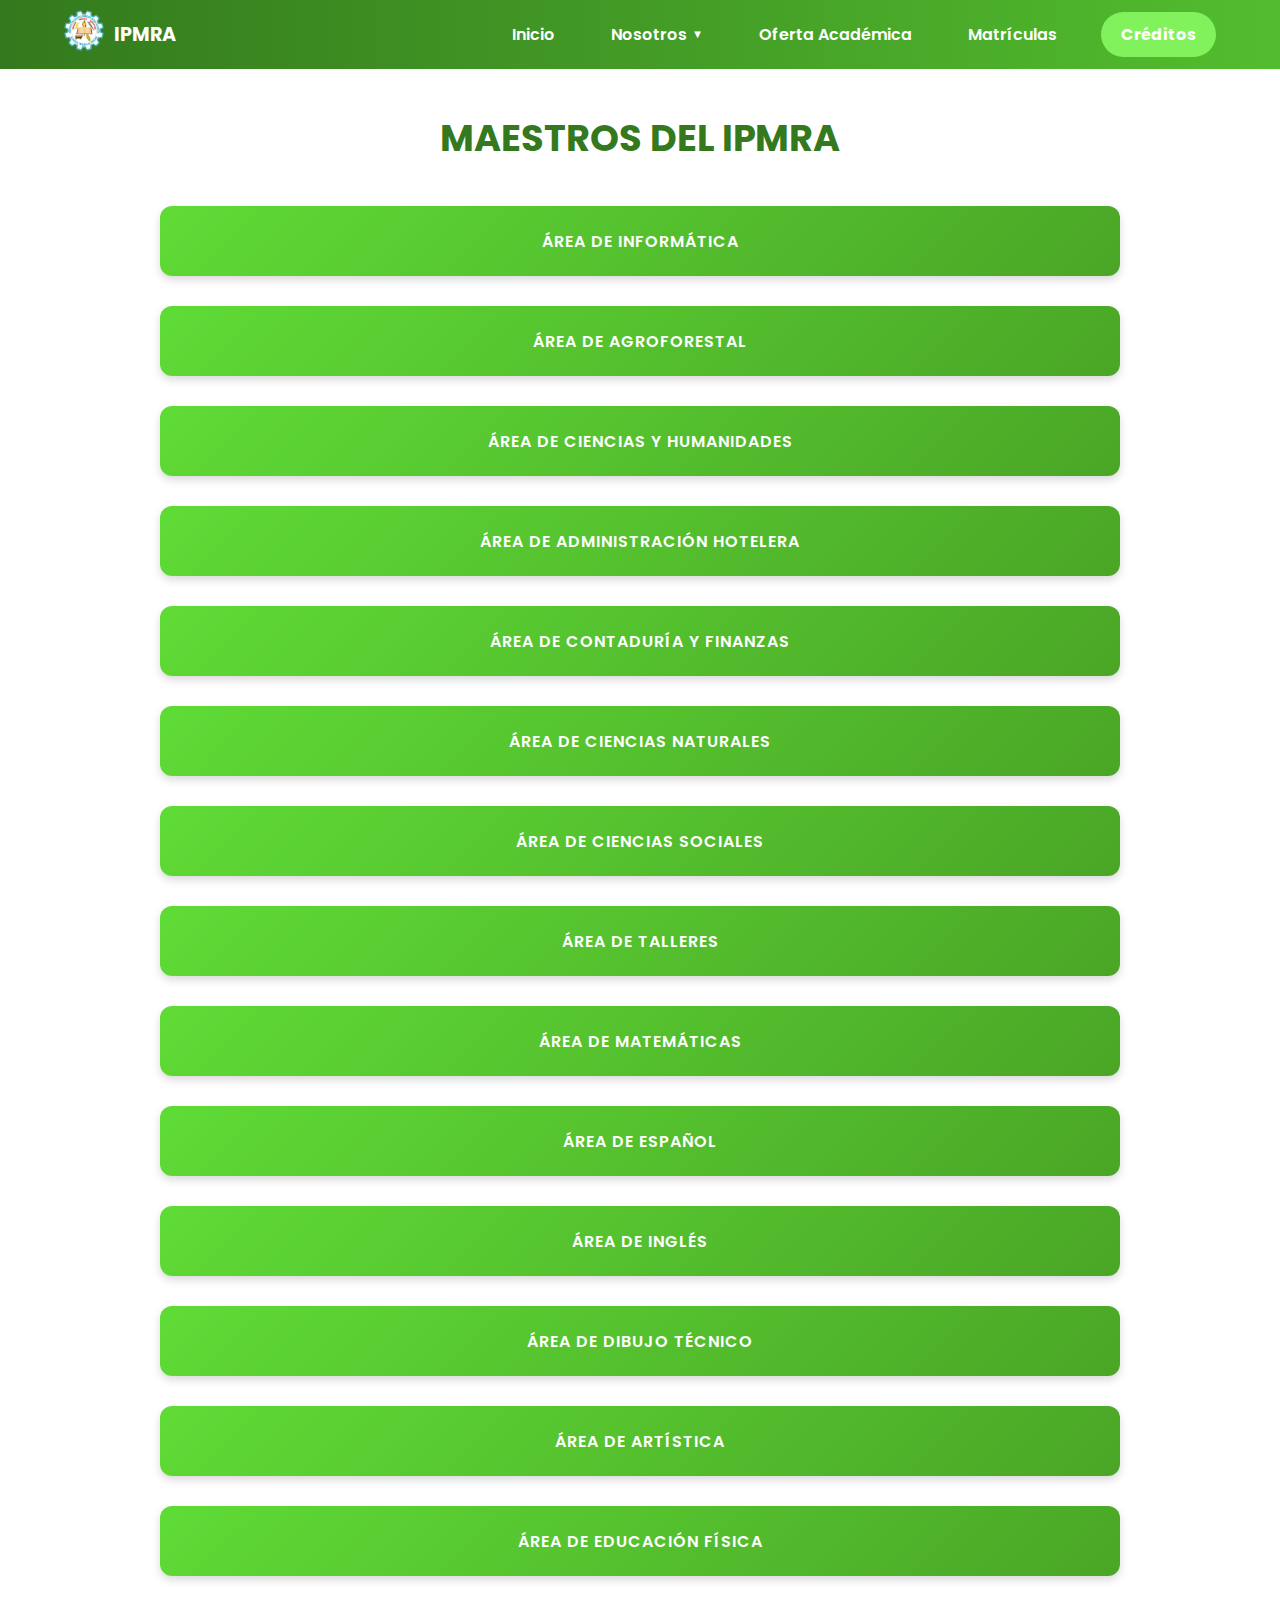
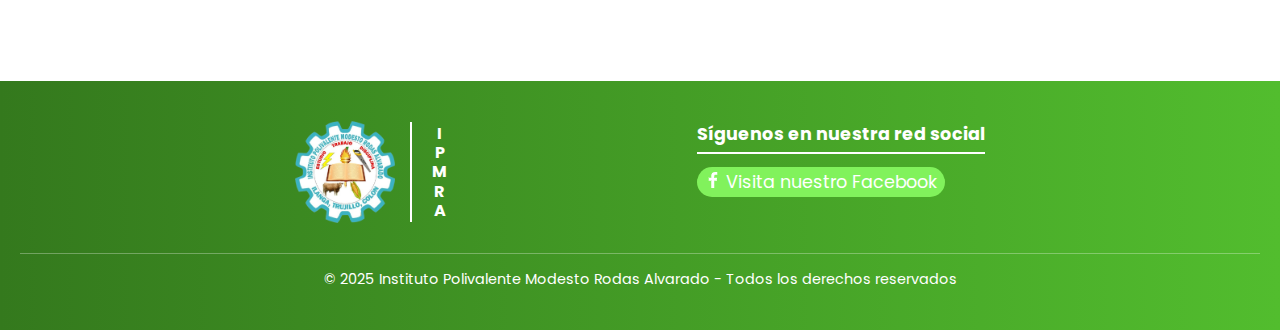
<file: maestros.html>
<!DOCTYPE html>
<html lang="es">
<head>
  <meta charset="UTF-8">
  <meta name="viewport" content="width=device-width, initial-scale=1.0">
  <title>Instituto Modesto Rodas Alvarado-Maestros</title>
  <link href="https://fonts.googleapis.com/css2?family=Montserrat:wght@400;600;700&family=Poppins:wght@300;400;600;700&display=swap" rel="stylesheet">
  <link rel="stylesheet" href="style.css">
</head>
<body>
  <header>
    <nav class="menu" id="menu">
      <div class="alineacion-imra-logo">
        <a href="index.html">
          <span class="alineacion-logo"><img src="Imagenes/IMRA-logo.png" alt="logo" width="40px"></span>
          <span class="alineacion-imra">IPMRA</span>
        </a>
        <!-- Hamburguesa -->
        <div class="hamburguesa" id="hamburguesa">
          <span></span><span></span><span></span>
        </div>
        <!-- Menú -->
        <ul class="alineacion-menu" id="menu-opciones">
          <li><a href="index.html">Inicio</a></li>
          <li>
            <a href="#">Nosotros <span class="arrow">▼</span></a>
            <ul class="submenu">
              <li><a href="nuestra-identidad.html">Nuestra Identidad</a></li>
              <li><a href="departamentos.html">Departamentos</a></li>
              <li><a href="maestros.html">Maestros</a></li>
              <li><a href="instalaciones.html">Instalaciones</a></li>
            </ul>
          </li>
          <li><a href="carreras.html">Oferta Académica</a></li>
          <li><a href="matriculas.html">Matrículas</a></li>
          <li class="boton-creditos"><a href="creditos.html">Créditos</a></li>
        </ul>
      </div>
    </nav>
  </header>

  <h1 class="titulo-principal">MAESTROS DEL IPMRA</h1>

  <div class="contenedor-areas">
    <!-- INFORMÁTICA -->
    <button class="boton-area">ÁREA DE INFORMÁTICA</button>
    <div class="caja-contenido">
      <div class="bloque-tarjetas">
        <div><p>Jorge Alberto Pérez Escobar</p></div>
        <div><p>Greisy Michell García Velásquez</p></div>
        <div><p>Carina Lizeth Dueñas Lanza</p></div>
        <div><p>José Esteban Quintanilla Lemus</p></div>
        <div><p>Anthony Eliú Gómez Sanabria</p></div>
        <div><p>Rosa Dariela Hidalgo Erazo</p></div>
        <div><p>Gloria Victoria Mejía Turcios</p></div>
      </div>
    </div>

    <!-- AGROFORESTAL -->
    <button class="boton-area">ÁREA DE AGROFORESTAL</button>
    <div class="caja-contenido">
      <div class="bloque-tarjetas">
        <div><p>Arístides Joel Lacayo Hernández</p></div>
        <div><p>Mario Israel Ortiz Cubas</p></div>
        <div><p>Eric Javier Zelaya Hernández</p></div>
      </div>
    </div>

    <!-- CIENCIAS Y HUMANIDADES -->
    <button class="boton-area">ÁREA DE CIENCIAS Y HUMANIDADES</button>
    <div class="caja-contenido">
      <div class="bloque-tarjetas">
        <div><p>Lexy Karina Ruiz Romero</p></div>
        <div><p>Karla Michell Sánchez Cáceres</p></div>
        <div><p>Katy Alejandra Laínez Díaz</p></div>
        <div><p>Cándida Rosa Casco Andrade</p></div>
        <div><p>Andy Lizanky Duarte Martínez</p></div>
      </div>
    </div>

    <!-- ADMINISTRACIÓN HOTELERA -->
    <button class="boton-area">ÁREA DE ADMINISTRACIÓN HOTELERA</button>
    <div class="caja-contenido">
      <div class="bloque-tarjetas">
        <div><p>Lilian Margarita Bardales Espinal</p></div>
        <div><p>Greisy Aracely Ramírez Fuentes</p></div>
      </div>
    </div>

    <!-- CONTADURÍA Y FINANZAS -->
    <button class="boton-area">ÁREA DE CONTADURÍA Y FINANZAS</button>
    <div class="caja-contenido">
      <div class="bloque-tarjetas">
        <div><p>Welner Wilfredo Rodríguez Cabrera</p></div>
        <div><p>Rosa Dariela Hidalgo Erazo</p></div>
        <div><p>Lesnia Waldina Guillen Rodríguez</p></div>
      </div>
     </div>

  <!-- CIENCIAS NATURALES -->
    <button class="boton-area">ÁREA DE CIENCIAS NATURALES</button>
    <div class="caja-contenido">
      <div class="bloque-tarjetas">
        <div><p>Morís Saúl Zelaya Ramos</p></div>
        <div><p>Trixcy Ninoska Castillo Izaguirre</p></div>
        <div><p>Andy Lizanky Duarte Martínez</p></div>
        <div><p>Marla Elizabeth Barralaga</p></div>
        <div><p>Lady Masiel Rosales Turcios</p></div>
        <div><p>Francys Johana Zambrano Guevara</p></div>
      </div>
    </div>

    <!-- CIENCIAS SOCIALES -->
    <button class="boton-area">ÁREA DE CIENCIAS SOCIALES</button>
    <div class="caja-contenido">
      <div class="bloque-tarjetas">
        <div><p>Fanny Mireya Castillo</p></div>
        <div><p>Lexy Karina Ruiz Romero</p></div>
        <div><p>Gloria Yacomina Rivera Hernández</p></div>
        <div><p>Adonis Alanis Murillo Pérez</p></div>
        <div><p>Gerson Alonso Acosta Serrano</p></div>
      </div>
    </div>

    <!-- TALLERES -->
    <button class="boton-area">ÁREA DE TALLERES</button>
    <div class="caja-contenido">
      <div class="bloque-tarjetas">
        <div><p>Jesús Alexander Barrientos Pérez</p></div>
        <div><p>Gloria Iliana Espinal Lagos</p></div>
        <div><p>Glyriam Damari Zelaya Ramos</p></div>
        <div><p>Mario Israel Ortiz Cubas</p></div>
        <div><p>José Luis Barralaga Chirinos</p></div>
      </div>
    </div>

    <!-- MATEMÁTICAS -->
    <button class="boton-area">ÁREA DE MATEMÁTICAS</button>
    <div class="caja-contenido">
      <div class="bloque-tarjetas">
        <div><p>Julio Adalberto Salgado Pérez</p></div>
        <div><p>Cándida Rosa Casco Andrade</p></div>
      </div>
    </div>

    <!-- ESPAÑOL -->
    <button class="boton-area">ÁREA DE ESPAÑOL</button>
    <div class="caja-contenido">
      <div class="bloque-tarjetas">
        <div><p>Indira Araminta Rivera Maradiaga</p></div>
        <div><p>Karla Michell Sánchez Cáceres</p></div>
        <div><p>Anabel Barralaga Zelaya</p></div>
      </div>
    </div>

    <!-- INGLÉS -->
    <button class="boton-area">ÁREA DE INGLÉS</button>
    <div class="caja-contenido">
      <div class="bloque-tarjetas">
        <div><p>Yolibeth Soledad Ochoa Ramírez</p></div>
        <div><p>Gloria Yacomina Rivera Hernández</p></div>
        <div><p>Nasly Melissa Morán Duarte</p></div>
      </div>
    </div>

    <!-- DIBUJO TÉCNICO -->
    <button class="boton-area">ÁREA DE DIBUJO TÉCNICO</button>
    <div class="caja-contenido">
      <div class="bloque-tarjetas">
        <div><p>José Esteban Quintanilla Lemus</p></div>
        <div><p>Jesús Alexander Barrientos Pérez</p></div>
      </div>
    </div>

    <!-- ARTÍSTICA -->
    <button class="boton-area">ÁREA DE ARTÍSTICA</button>
    <div class="caja-contenido">
      <div class="bloque-tarjetas">
        <div><p>Luis Aníbal Salguero Martínez</p></div>
        <div><p>Mirza Edelmina Soto Fonseca</p></div>
      </div>
    </div>

    <!-- EDUCACIÓN FÍSICA -->
    <button class="boton-area">ÁREA DE EDUCACIÓN FÍSICA</button>
    <div class="caja-contenido">
      <div class="bloque-tarjetas">
        <div><p>Jimmy Edgardo Laínez Méndez</p></div>
        <div><p>Trixcy Ninoska Castillo Izaguirre</p></div>
      </div>
    </div>
</div>
<!-- ====== FOOTER ====== -->
  <footer>
    <div class="footer-container">
      <div class="footer-logo">
        <img src="Imagenes/IMRA-logo.png" alt="logo">
        <div class="logo-text">
          <div class="vertical-line"></div>
          <span class="vertical-ipmra">I<br>P<br>M<br>R<br>A</span>
        </div>
      </div>
      <div class="footer-contact">
        <h4>Síguenos en nuestra red social</h4>
        <ul>
          <li>
            <a class="boton-facebook" href="https://www.facebook.com/profile.php?id=100064632464818" target="_blank">
              <img src="Imagenes/facebook.png" alt="facebook" width="16px"> Visita nuestro Facebook
            </a>
          </li>
        </ul>
      </div>
    </div>
    <div class="footer-bottom">
      <p>&copy; 2025 Instituto Polivalente Modesto Rodas Alvarado - Todos los derechos reservados</p>
    </div>
  </footer>

 <script >
    const botones = document.querySelectorAll(".boton-area");

    botones.forEach((btn) => {
      btn.addEventListener("click", () => {
        const contenido = btn.nextElementSibling;

        if (contenido.classList.contains("activa")) {
          contenido.classList.remove("activa");
          btn.classList.remove("activa");
        } else {
          document.querySelectorAll(".caja-contenido").forEach(c => c.classList.remove("activa"));
          document.querySelectorAll(".boton-area").forEach(b => b.classList.remove("activa"));
          contenido.classList.add("activa");
          btn.classList.add("activa");
        }
      });
    });
    // Cambio de color al hacer scroll
window.addEventListener("scroll", function() {
  const menu = document.getElementById("menu");
  if (window.scrollY > 50) {
    menu.classList.add("scrolled");
  } else {
    menu.classList.remove("scrolled");
  }
});

// Submenús desplegables
document.querySelectorAll(".alineacion-menu li > a").forEach(link => {
  link.addEventListener("click", function(e) {
    const parent = this.parentElement;
    if (parent.querySelector(".submenu")) {
      e.preventDefault();
      parent.classList.toggle("show-submenu");
    }
  });
});

// Menú hamburguesa
const hamburguesa = document.getElementById("hamburguesa");
const menuOpciones = document.getElementById("menu-opciones");
hamburguesa.addEventListener("click", () => {
  hamburguesa.classList.toggle("active");
  menuOpciones.classList.toggle("show");
});
    
 </script>
</body>
</html>
</file>
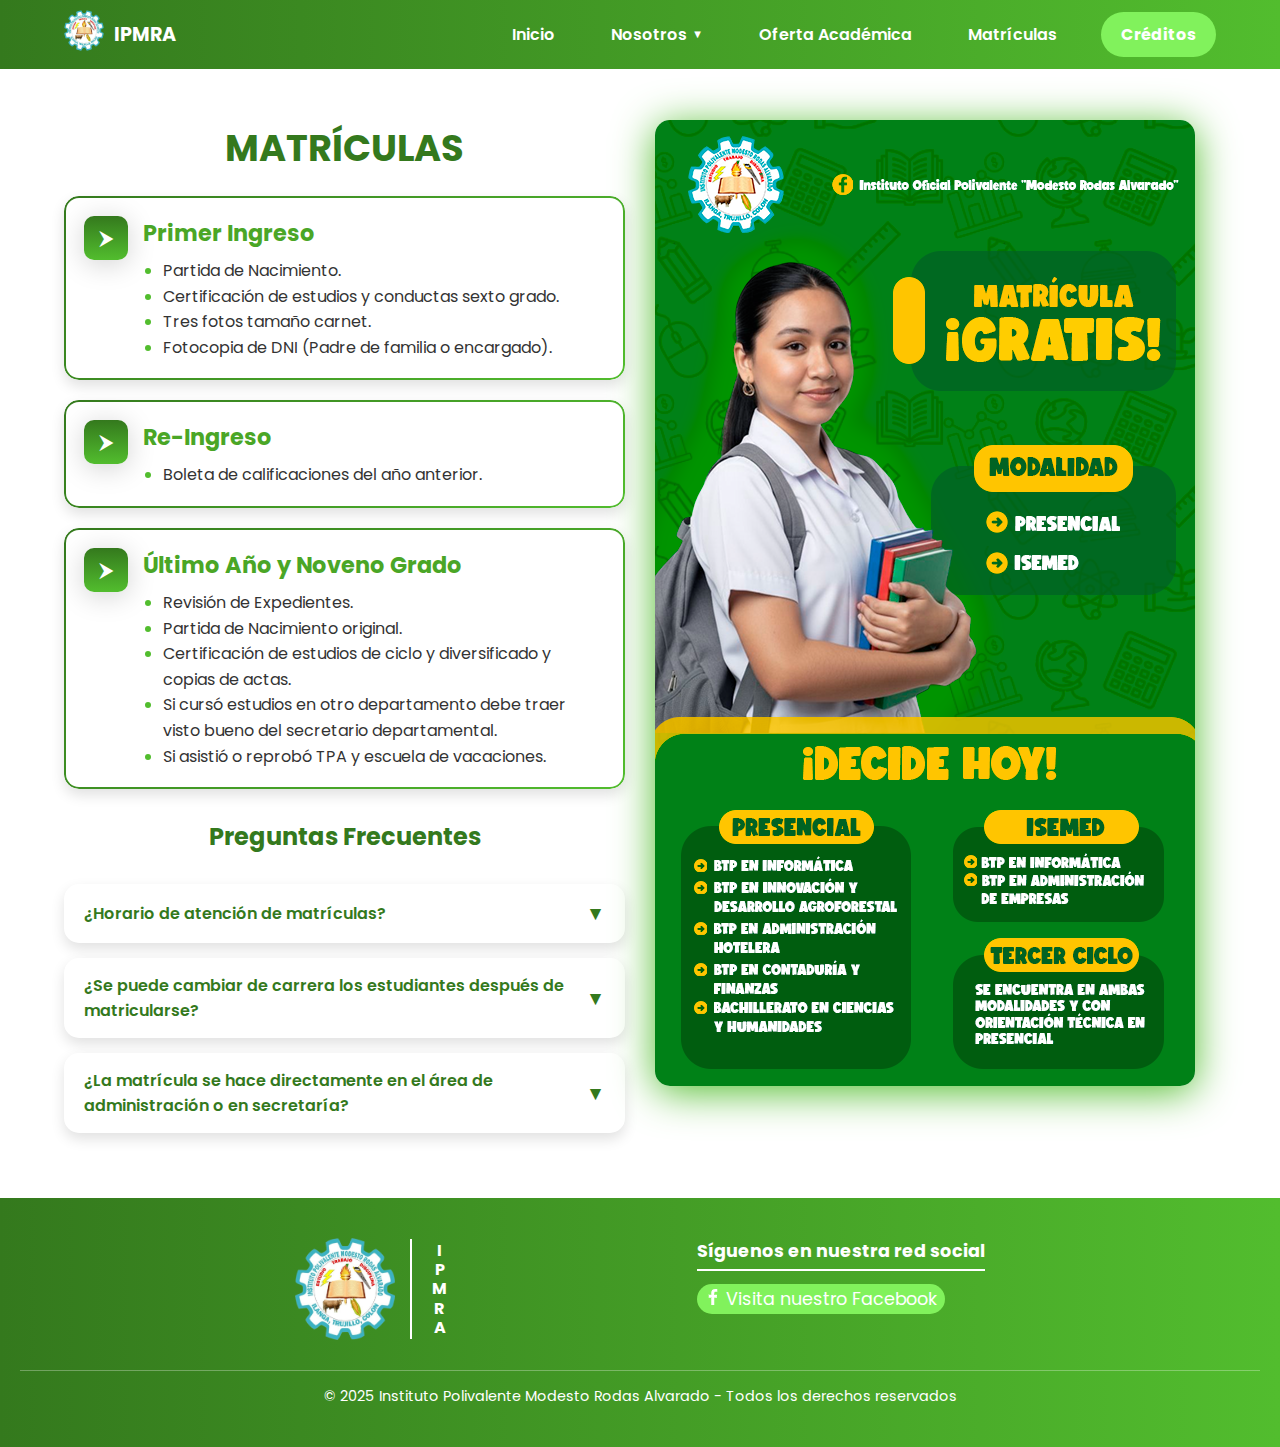
<file: matriculas.html>
<!DOCTYPE html>
<html lang="es">
<head>
  <meta charset="UTF-8">
  <meta name="viewport" content="width=device-width, initial-scale=1.0">
  <title>Instituto Modesto Rodas Alvarado - Matrículas</title>

  <!-- ====== FUENTES ====== -->
  <link rel="preconnect" href="https://fonts.googleapis.com">
  <link rel="preconnect" href="https://fonts.gstatic.com" crossorigin>
  <link href="https://fonts.googleapis.com/css2?family=Montserrat:wght@400;600;700&family=Poppins:wght@300;400;600;700&display=swap" rel="stylesheet">

  <!-- ====== CSS ====== -->
  <link rel="stylesheet" href="style.css">
</head>
<body>

  <!-- ====== HEADER ====== -->
  <header>
    <nav class="menu" id="menu">
      <div class="alineacion-imra-logo">
        <a href="index.html">
          <span class="alineacion-logo"><img src="Imagenes/IMRA-logo.png" alt="logo" width="40px"></span>
          <span class="alineacion-imra">IPMRA</span>
        </a>
        <!-- Hamburguesa -->
        <div class="hamburguesa" id="hamburguesa">
          <span></span><span></span><span></span>
        </div>
        <!-- Menú -->
        <ul class="alineacion-menu" id="menu-opciones">
          <li><a href="index.html">Inicio</a></li>
          <li>
            <a href="#">Nosotros <span class="arrow">▼</span></a>
            <ul class="submenu">
              <li><a href="nuestra-identidad.html">Nuestra Identidad</a></li>
              <li><a href="departamentos.html">Departamentos</a></li>
              <li><a href="maestros.html">Maestros</a></li>
              <li><a href="instalaciones.html">Instalaciones</a></li>
            </ul>
          </li>
          <li><a href="carreras.html">Oferta Académica</a></li>
          <li><a href="matriculas.html">Matrículas</a></li>
          <li class="boton-creditos"><a href="creditos.html">Créditos</a></li>
        </ul>
      </div>
    </nav>
  </header>

  <!-- ====== SECCIÓN REQUISITOS ====== -->
  <main class="requisitos-container">
    <section class="requisitos-texto">
      <h1>MATRÍCULAS</h1>

      <div class="card-step">
        <div class="num">⮞</div>
        <div>
          <h2>Primer Ingreso</h2>
          <ul>
            <li>Partida de Nacimiento.</li>
            <li>Certificación de estudios y conductas sexto grado.</li>
            <li>Tres fotos tamaño carnet.</li>
            <li>Fotocopia de DNI (Padre de familia o encargado).</li>
          </ul>
        </div>
      </div>

      <div class="card-step">
        <div class="num">⮞</div>
        <div>
          <h2>Re-Ingreso</h2>
          <ul>
            <li>Boleta de calificaciones del año anterior.</li>
          </ul>
        </div>
      </div>

      <div class="card-step">
        <div class="num">⮞</div>
        <div>
          <h2>Último Año y Noveno Grado</h2>
          <ul>
            <li>Revisión de Expedientes.</li>
            <li>Partida de Nacimiento original.</li>
            <li>Certificación de estudios de ciclo y diversificado y copias de actas.</li>
            <li>Si cursó estudios en otro departamento debe traer visto bueno del secretario departamental.</li>
            <li>Si asistió o reprobó TPA y escuela de vacaciones.</li>
          </ul>
        </div>
      </div>

      <!-- ====== PREGUNTAS FRECUENTES ====== -->
      <h2 style="color:#34791d; margin: 30px 0; text-align:center;">Preguntas Frecuentes</h2>

      <div class="faq-card">
        <div class="faq-question">
          <span>¿Horario de atención de matrículas?</span>
          <span class="faq-arrow">▼</span>
        </div>
        <div class="faq-answer">
          Nuestro horario de atención de matrículas es de lunes a viernes de 8:00 AM a 11:00 AM y 2:00 PM a 4:00 PM
        </div>
      </div>

      <div class="faq-card">
        <div class="faq-question">
          <span>¿Se puede cambiar de carrera los estudiantes después de matricularse?</span>
          <span class="faq-arrow">▼</span>
        </div>
        <div class="faq-answer">
         Sí, pero únicamente dentro de las primeras semanas de inicio de clases y con autorización de la dirección académica.
        </div>
      </div>

      <div class="faq-card">
        <div class="faq-question">
          <span>¿La matrícula se hace directamente en el área de administración o en secretaría?</span>
          <span class="faq-arrow">▼</span>
        </div>
        <div class="faq-answer">
           La matrícula se realiza directamente en el área de secretaría del instituto.
        </div>
      </div>

    </section>

    <aside class="requisitos-imagen">
      <img src="Imagenes/Banner-Matricula.png" alt="banner requisitos">
    </aside>
  </main>

  <!-- ====== FOOTER ====== -->
  <footer>
    <div class="footer-container">
      <div class="footer-logo">
        <img src="Imagenes/IMRA-logo.png" alt="logo">
        <div class="logo-text">
          <div class="vertical-line"></div>
          <span class="vertical-ipmra">I<br>P<br>M<br>R<br>A</span>
        </div>
      </div>
      <div class="footer-contact">
        <h4>Síguenos en nuestra red social</h4>
        <ul>
          <li>
            <a class="boton-facebook" href="https://www.facebook.com/profile.php?id=100064632464818" target="_blank">
              <img src="Imagenes/facebook.png" alt="facebook" width="16px"> Visita nuestro Facebook
            </a>
          </li>
        </ul>
      </div>
    </div>
    <div class="footer-bottom">
      <p>&copy; 2025 Instituto Polivalente Modesto Rodas Alvarado - Todos los derechos reservados</p>
    </div>
  </footer>

  <!-- ====== SCRIPT ====== -->
  <script>
    // Cambio de color al hacer scroll
    window.addEventListener("scroll", function() {
      const menu = document.getElementById("menu");
      if (window.scrollY > 50) {
        menu.classList.add("scrolled");
      } else {
        menu.classList.remove("scrolled");
      }
    });

    // Submenús desplegables
    document.querySelectorAll(".alineacion-menu li > a").forEach(link => {
      link.addEventListener("click", function(e) {
        const parent = this.parentElement;
        if (parent.querySelector(".submenu")) {
          e.preventDefault();
          parent.classList.toggle("show-submenu");
        }
      });
    });

    // Menú hamburguesa
    const hamburguesa = document.getElementById("hamburguesa");
    const menuOpciones = document.getElementById("menu-opciones");
    hamburguesa.addEventListener("click", () => {
      hamburguesa.classList.toggle("active");
      menuOpciones.classList.toggle("show");
    });

    // ====== FAQ ======
    document.querySelectorAll(".faq-card").forEach(card => {
      const question = card.querySelector(".faq-question");
      const answer = card.querySelector(".faq-answer");
      const arrow = card.querySelector(".faq-arrow");

      question.addEventListener("click", () => {
        answer.classList.toggle("show");
        arrow.textContent = arrow.textContent === "▼" ? "▲" : "▼";
      });
    });
  </script>
</body>
</html>
</file>
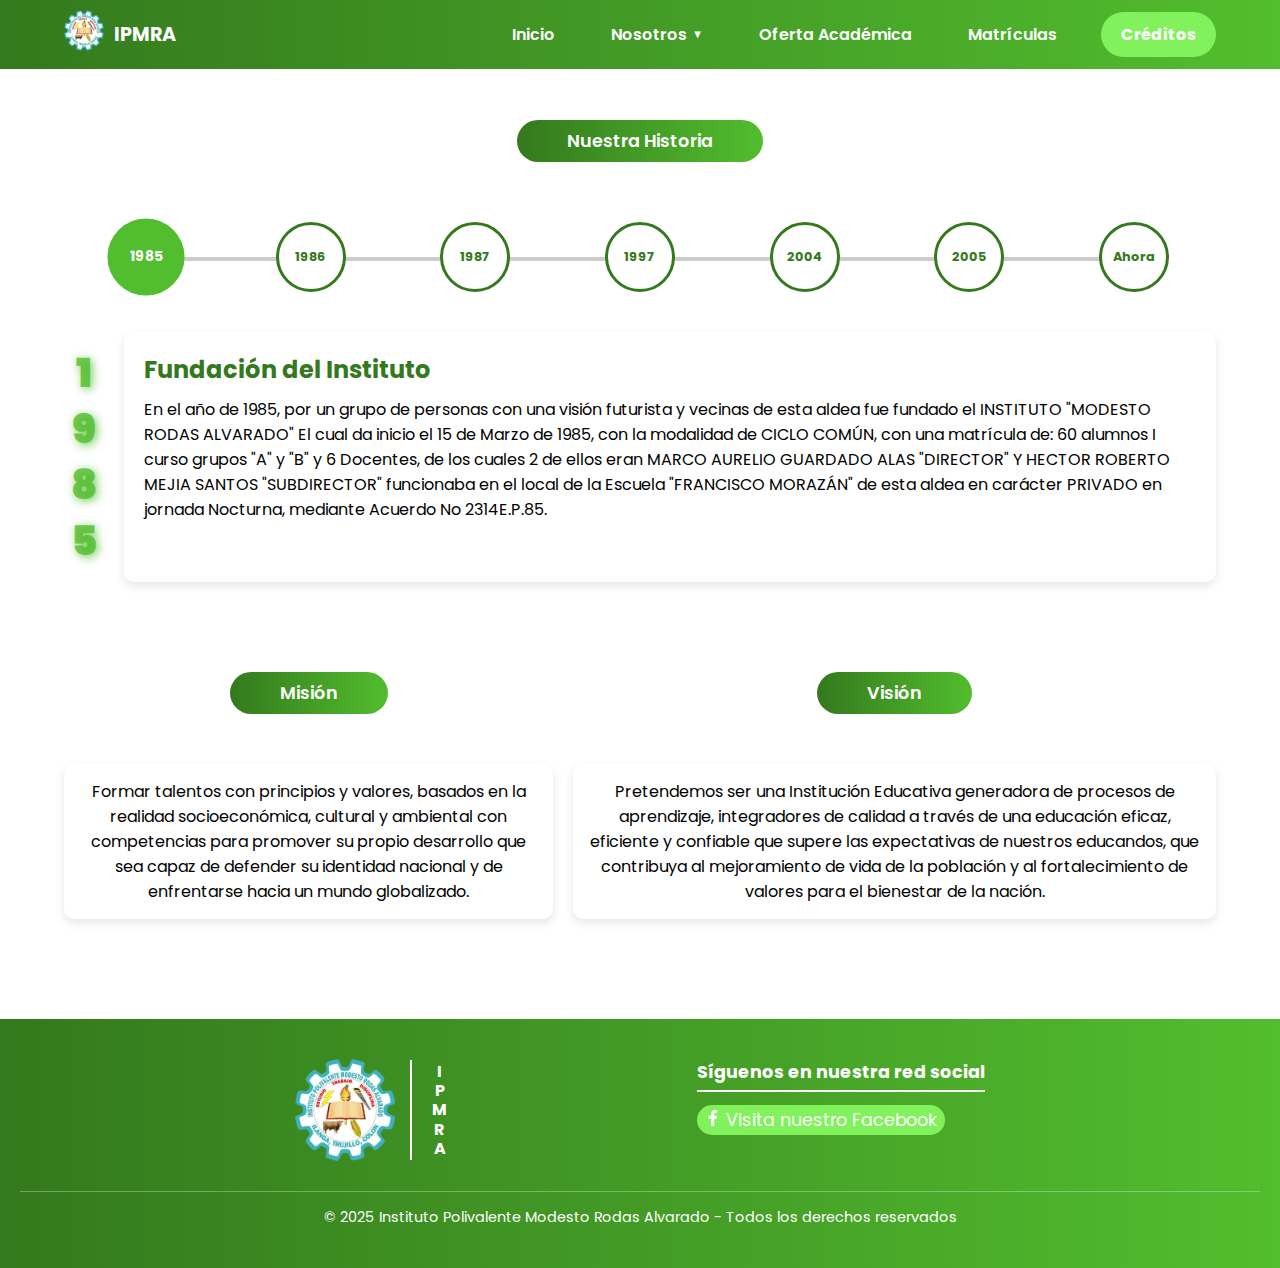
<file: nuestra-identidad.html>
<!DOCTYPE html>
<html lang="es">
<head>
  <meta charset="UTF-8">
  <meta name="viewport" content="width=device-width, initial-scale=1.0">
  <title>Instituto Modesto Rodas Alvarado</title>

  <!-- Fuentes -->
  <link rel="preconnect" href="https://fonts.googleapis.com">
  <link rel="preconnect" href="https://fonts.gstatic.com" crossorigin>
  <link href="https://fonts.googleapis.com/css2?family=Montserrat:wght@400;600;700&family=Poppins:wght@300;400;600;700&display=swap" rel="stylesheet">

  <!-- Estilos -->
  <link rel="stylesheet" href="style.css">
</head>
<body>
  <!-- ====== HEADER ====== -->
  <header>
    <nav class="menu" id="menu">
      <div class="alineacion-imra-logo">
        <a href="index.html">
          <span class="alineacion-logo"><img src="Imagenes/IMRA-logo.png" alt="logo" width="40px"></span>
          <span class="alineacion-imra">IPMRA</span>
        </a>
        <!-- Hamburguesa -->
        <div class="hamburguesa" id="hamburguesa">
          <span></span><span></span><span></span>
        </div>
        <!-- Menú -->
        <ul class="alineacion-menu" id="menu-opciones">
          <li><a href="index.html">Inicio</a></li>
          <li>
            <a href="#">Nosotros <span class="arrow">▼</span></a>
            <ul class="submenu">
              <li><a href="nuestra-identidad.html">Nuestra Identidad</a></li>
              <li><a href="departamentos.html">Departamentos</a></li>
              <li><a href="maestros.html">Maestros</a></li>
              <li><a href="instalaciones.html">Instalaciones</a></li>
            </ul>
          </li>
          <li><a href="carreras.html">Oferta Académica</a></li>
          <li><a href="matriculas.html">Matrículas</a></li>
          <li class="boton-creditos"><a href="creditos.html">Créditos</a></li>
        </ul>
      </div>
    </nav>
  </header>

  <!-- ====== TIMELINE ====== -->
  <div style="text-align:center;"><button class="titulo">Nuestra Historia</button></div>
  <div class="timeline">
    <div class="year active" data-year="1985">1985</div>
    <div class="year" data-year="1986">1986</div>
    <div class="year" data-year="1987">1987</div>
    <div class="year" data-year="1997">1997</div>
    <div class="year" data-year="2004">2004</div>
    <div class="year" data-year="2005">2005</div>
    <div class="year" data-year="Ahora">Ahora</div>
  </div>

  <div class="main-content">
    <div class="big-year" id="bigYear">1985</div>
    <div class="history-card animate">
      <h2 id="historyTitle">Fundación del Instituto</h2>
      <p id="historyText">En el año de 1985, por un grupo de personas con una visión futurista y vecinas de esta aldea fue fundado el INSTITUTO "MODESTO RODAS ALVARADO" El cual da inicio el 15 de Marzo de 1985, con la modalidad de CICLO COMÚN, con una matrícula de: 60 alumnos I curso grupos "A" y "B" y 6 Docentes, de los cuales 2 de ellos eran MARCO AURELIO GUARDADO ALAS "DIRECTOR" Y HECTOR ROBERTO MEJIA SANTOS "SUBDIRECTOR" funcionaba en el local de la Escuela "FRANCISCO MORAZÁN" de esta aldea en carácter PRIVADO en jornada Nocturna, mediante Acuerdo No 2314E.P.85.</p>
    </div>
  </div>

  <!-- ====== MISIÓN Y VISIÓN ====== -->
  <div class="mv-section">
    <div style="text-align:center;">
      <button class="titulo">Misión</button>
      <p class="mv-card">Formar talentos con principios y valores, basados en la realidad socioeconómica, cultural y ambiental con competencias para promover su propio desarrollo que sea capaz de defender su identidad nacional y de enfrentarse hacia un mundo globalizado.</p>
    </div>
    <div style="text-align:center;">
      <button class="titulo">Visión</button>
      <p class="mv-card">Pretendemos ser una Institución Educativa generadora de procesos de aprendizaje, integradores de calidad a través de una educación eficaz, eficiente y confiable que supere las expectativas de nuestros educandos, que contribuya al mejoramiento de vida de la población y al fortalecimiento de valores para el bienestar de la nación.</p>
    </div>
  </div>

  <!-- ====== FOOTER ====== -->
  <footer>
    <div class="footer-container">
      <div class="footer-logo">
        <img src="Imagenes/IMRA-logo.png" alt="logo">
        <div class="logo-text">
          <div class="vertical-line"></div>
          <span class="vertical-ipmra">I<br>P<br>M<br>R<br>A</span>
        </div>
      </div>
      <div class="footer-contact">
        <h4>Síguenos en nuestra red social</h4>
        <ul>
          <li>
            <a class="boton-facebook" href="https://www.facebook.com/profile.php?id=100064632464818" target="_blank">
              <img src="Imagenes/facebook.png" alt="facebook" width="16px"> Visita nuestro Facebook
            </a>
          </li>
        </ul>
      </div>
    </div>
    <div class="footer-bottom">
      <p>&copy; 2025 Instituto Polivalente Modesto Rodas Alvarado - Todos los derechos reservados</p>
    </div>
  </footer>

  <!-- ====== SCRIPT ====== -->
  <script>
    const historyData = {
      "1985": { historyTitle: "Fundación del Instituto", historyText: "En el año de 1985, por un grupo de personas con una visión futurista y vecinas de esta aldea fue fundado el INSTITUTO MODESTO RODAS ALVARADO El cual da inicio el 15 de Marzo de 1985, con la modalidad de CICLO COMÚN, con una matrícula de: 60 alumnos I curso grupos A y B y 6 Docentes, de los cuales 2 de ellos eran MARCO AURELIO GUARDADO ALAS DIRECTOR Y HECTOR ROBERTO MEJIA SANTOS SUBDIRECTOR funcionaba en el local de la Escuela FRANCISCO MORAZÁN de esta aldea en carácter PRIVADO en jornada Nocturna, mediante Acuerdo No 2314E.P.85." },
      "1986": { historyTitle: "Oficialización", historyText: "En el año 1986, el señor Ministro de Educación, mediante las gestiones de la diputada profesora María Teresa Cardona Lazo, acuerda oficializar el funcionamiento del Instituto Modesto Rodas Alvarado a través del Decreto No. 132-85, en la jornada nocturna. Para ese momento, la institución ya presentaba un crecimiento estudiantil de 47 alumnos más y contaba con la contratación de nuevo personal docente y administrativo. La dirección estuvo a cargo de Marco Aurelio Guardado Alas como Director, acompañado por Héctor Roberto Mejía Santos en la Subdirección, Epifanio Banegas Gámez como Secretario y Antonio Laínez como Tesorero. El cuerpo docente estaba conformado por Geraldina Padilla Oliva, Angélica Fonseca Olluela, Mara Ondina López Fonseca, Juana Edith Barralaga Chirinos, Mariana Estelia Barralaga Chirinos y Marta Leonela Martínez Martínez." },
      "1987": { historyTitle: "Nuevas Instalaciones", historyText: "Adjuntamos a ello el esfuerzo de Docentes, Estudiantes y la comunidad entera, para dar inicio a la construcción de dos módulos para aulas clase incluyendo Oficinas Administrativas y una vez terminados el 1 DE JULIO DE 1987, cambia totalmente la estructura del Centro Educativo, dando paso al nombramiento del nuevo personal que laboraría ya en jornada diurna y vespertina. Siendo el DIRECTOR Y CATEDRATICO DE ESTUDIOS SOCIALES, Prof. HECTOR ROBERTO MEJIA SANTOS, SUBDIRECTORA Y CATEDRATICA DE MATEMATICAS, Profa. MARA ONDINA LOPEZ FONSECA, SECRETARIA Y CATEDRATICA DE CIENCIAS NATURALES, Profa. VILMA MOREIRA Y Administradora: PMC. MARLA ELIZABETH BARRALAGA." },
      "1997": { historyTitle: "Instituto Polivalente", historyText: "En el año 1997, cuando ya habían pasado diez años, el Instituto contaba con un crecimiento estudiantil de 119 alumnos, 9 docentes y nuevas autoridades que administraban y dirigían el Centro Educativo. La directora era la profesora Mara Ondina López Fonseca, el subdirector el licenciado Fredy Orlando Turcios Castillo, el secretario el licenciado Adanis Alanis Murillo Pérez, la consejera de estudiantes Geraldina Padilla Oliva y el administrador Jorge Odalys Duarte Lanza. Ese mismo año, el Instituto Oficial Modesto Rodas Alvarado fue convertido en polivalente, iniciando con la modalidad de Bachillerato en Administración de Empresas Agropecuarias, con una matrícula de 21 alumnos en jornada vespertina, modalidad que más adelante entró en desgaste." },
      "2004": { historyTitle: "Contaduría y Finanzas", historyText: "En el año 2004, mediante gestiones realizadas por la Directora y otros directivos de este Centro, fue autorizada una nueva modalidad: Educación Comercial, que inició con un grupo estudiantil de 47 alumnos en la jornada vespertina. De acuerdo a los avances y disposiciones de la Secretaría de Educación, Educación Comercial fue cancelada y transformada en el Bachillerato Técnico Profesional en Contaduría y Finanzas." },
      "2005": { historyTitle: "Informática y SEMED", historyText: "En el año 2005 surge la modalidad de Técnico en Computación y Ciencias y Letras, con una matrícula inicial de 35 alumnos en la jornada matutina. Posteriormente, en el 2009, y en cumplimiento de avances y disposiciones de la Secretaría de Educación, esta modalidad fue transformada en el Bachillerato Técnico Profesional en Informática, que para el año 2016 alcanzó una matrícula de 165 alumnos. Ese mismo año 2005 también inició el Programa de Educación a Distancia (SEMED), gracias a las gestiones realizadas por la directora del centro educativo, con un grupo inicial de 21 alumnos de Ciclo Común a Distancia. Más adelante, en el año 2008, dentro de este mismo programa, se incorporó una nueva modalidad: el Bachillerato en Administración de Empresas, con una matrícula de 19 alumnos, funcionando en modalidad de fin de semana (sábado y domingo)." },
      "Ahora": { historyTitle: "Institución Consolidada", historyText: "En la actualidad, el Instituto Oficial Polivalente Modesto Rodas Alvarado ha alcanzado un alto nivel de desarrollo gracias a la eficiente administración y dirección de la profesora Mara Ondina López Fonseca. El centro educativo cuenta con III Ciclo de Educación Básica, cuatro modalidades diferentes en jornada doble, además del Programa de SEMED, que incluye Ciclo Común y el Bachillerato en Administración de Empresas. En total, dispone de una matrícula de 723 alumnos y 42 docentes, así como de un equipo administrativo conformado por una directora, dos subdirectores, un administrador, dos consejeros de estudiantes, una orientadora, tres jefes o coordinadores de talleres, un asistente de laboratorio y coordinadores para las diferentes áreas y modalidades. Cabe destacar que este centro educativo inició en 1985 en forma de “miniatura” en la aldea de Ilanga, Trujillo, Colón, y hoy constituye una institución consolidada al servicio de la educación." }
    };

    const years = document.querySelectorAll(".year");
    const bigYear = document.getElementById("bigYear");
    const historyTitle = document.getElementById("historyTitle");
    const historyText = document.getElementById("historyText");

    years.forEach(year => {
      year.addEventListener("click", () => {
        years.forEach(y => y.classList.remove("active"));
        year.classList.add("active");
        const yearValue = year.dataset.year;
        const data = historyData[yearValue];

        bigYear.classList.remove("animate");
        historyText.parentElement.classList.remove("animate");
        void bigYear.offsetWidth; void historyText.parentElement.offsetWidth;

        bigYear.textContent = yearValue;
        historyTitle.textContent = data.historyTitle;
        historyText.textContent = data.historyText;

        bigYear.classList.add("animate");
        historyText.parentElement.classList.add("animate");
      });
    });

    // ====== NAV SCROLL EFFECT ======
    const menu = document.getElementById("menu");
    window.addEventListener("scroll", () => {
      menu.classList.toggle("scrolled", window.scrollY > 50);
    });

    // ====== HAMBURGUESA MENU ======
    const hamburguesa = document.getElementById("hamburguesa");
    const menuOpciones = document.getElementById("menu-opciones");
    hamburguesa.addEventListener("click", () => {
      hamburguesa.classList.toggle("active");
      menuOpciones.classList.toggle("show");
    });

    // ====== SUBMENU ======
    const submenuParents = document.querySelectorAll(".alineacion-menu > li");
    submenuParents.forEach(parent => {
      parent.addEventListener("click", (e) => {
        const link = e.target.closest("a");
        if (link && link.nextElementSibling && link.nextElementSibling.classList.contains("submenu")) {
          e.preventDefault();
          parent.classList.toggle("show-submenu");
        }
      });
    });
  </script>
</body>
</html>
</file>
<file: style.css>
* {
  margin: 0;
  padding: 0;
  box-sizing: border-box;
  font-family: "Poppins", sans-serif;
}
body {
  padding-top: 70px;
  background-color: white;
}

/* ====== MENU SUPERIOR ====== */
.menu {
  background: linear-gradient(90deg,#34791d,#52bd2e);
  padding: 10px 0;
  position: fixed;
  top: 0; left: 0;
  width: 100%;
  transition: all 0.3s ease;
  z-index: 1000;
}
.scrolled {
  box-shadow: 0 4px 12px rgba(0,0,0,0.25);
  background: linear-gradient(90deg,#2c6619,#4aa626);
}
.alineacion-imra-logo {
  display: flex;
  justify-content: space-between;
  align-items: center;
  width: 90%;
  max-width: 1200px;
  margin: auto;
  position: relative;
}
.alineacion-imra-logo a {
  display: flex;
  align-items: center;
  gap: 10px;
  text-decoration: none;
  font-weight: 700;
  font-size: 1.2rem;
  color: white;
}
.alineacion-logo img {
  border-radius: 50%;
  border: none;
}

/* ====== MENU OPCIONES ====== */
.alineacion-menu {
  list-style: none;
  display: flex;
  gap: 2rem;
  align-items: center;
}
.alineacion-menu li { position: relative; }
.alineacion-menu a {
  text-decoration: none;
  font-size: 1rem;
  font-weight: 600;
  color: white;
  transition: all 0.3s ease;
  padding: 8px 12px;
  border-radius: 6px;
  display: flex;
  align-items: center;
  gap: 5px;
}
.alineacion-menu a:hover {
  background-color: #81f25c;
  color: #fff;
}

/* ====== SUBMENÚ ====== */
.submenu {
  display: none;
  position: absolute;
  top: 100%; left: 0;
  background: white;
  min-width: 220px;
  box-shadow: 0 4px 8px rgba(0,0,0,0.15);
  border-radius: 8px;
  overflow: hidden;
  z-index: 999;
}
.submenu a {
  color: #333;
  padding: 10px 15px;
  border-bottom: 1px solid #eee;
}
.submenu a:hover {
  background: #65BD47;
  color: white;
}
.alineacion-menu li.show-submenu .submenu { display: block; }
.arrow { font-size: 0.7rem; transition: transform 0.3s ease; }
.show-submenu > a .arrow { transform: rotate(180deg); }

/* ====== BOTON CREDITOS ====== */
.boton-creditos {
  background-color: #81f25c;
  border-radius: 30px;
  transition: all 0.3s ease;
}
.boton-creditos a {
  color: white;
  font-weight: bold;
  padding: 10px 20px;
  display: inline-block;
}
.boton-creditos:hover { background-color: #65BD47; }

/* ====== HAMBURGUESA ====== */
.hamburguesa {
  display: none;
  flex-direction: column;
  justify-content: left;
  cursor: pointer;
  width: 30px;
  height: 25px;
  position: relative;
  z-index: 1100;
}
.hamburguesa span {
  height: 3px;
  width: 100%;
  background: white;
  border-radius: 2px;
  transition: all 0.4s ease;
  position: absolute;
}
/* Centrar la imagen solo en la tarjeta "Taller de Hogar" */
.card[aria-label="Taller de Hogar"] .card-face.card-front {
  display: flex;
  align-items: center;
  justify-content: center;
  padding: 12px; /* mantiene algo de espacio alrededor */
}
.card[aria-label="Taller de Hogar"] .card-face.card-front img {
  max-width: 100%;
  max-height: 220px; /* limita altura para que no desborde la tarjeta */
  object-fit: contain;
  display: block;
  margin: 0 auto;
}

/* Aplicar mismo centrado/tamaño a Metales y Agropecuaria */
.card[aria-label="Taller de Metales"] .card-face.card-front,
.card[aria-label="Taller Agropecuaria"] .card-face.card-front {
  display: flex;
  align-items: center;
  justify-content: center;
  padding: 12px;
}
.card[aria-label="Taller de Metales"] .card-face.card-front img,
.card[aria-label="Taller Agropecuaria"] .card-face.card-front img {
  max-width: 100%;
  max-height: 220px;
  object-fit: contain;
  display: block;
  margin: 0 auto;
}
.hamburguesa span:nth-child(1) { top: 0; }
.hamburguesa span:nth-child(2) { top: 10px; }
.hamburguesa span:nth-child(3) { top: 20px; }
.hamburguesa.active span:nth-child(1) {
  transform: rotate(45deg);
  top: 10px;
}
.hamburguesa.active span:nth-child(2) { opacity: 0; }
.hamburguesa.active span:nth-child(3) {
  transform: rotate(-45deg);
  top: 10px;
}

/* ====== VIDEO PRINCIPAL ====== */
.video-container {
  position: relative;
  width: 100%;
  height: 90vh;
  overflow: hidden;
}
.video-container video {
  width: 100%; height: 100%;
  object-fit: cover;
  filter: brightness(70%);
}
.video-container h1 {
  position: absolute;
  top: 40%; left: 50%;
  transform: translate(-50%, -50%);
  color: #fff;
  font-size: 6rem;
  text-align: center;
  letter-spacing: 2px;
  animation: fadeIn 2s ease-in-out;
}
.video-container p {
  position: absolute;
  top: 55%; left: 50%;
  transform: translate(-50%, -50%);
  color: #f0f0f0;
  font-size: 1.5rem;
  font-weight: 300;
  text-align: center;
  max-width: 800px;
  animation: fadeIn 3s ease-in-out;
}
@keyframes fadeIn { from {opacity: 0;} to {opacity: 1;} }

/* ====== SECCION NUESTRA INSTITUCION ====== */
.institucion {
  width: 90%;
  max-width: 1100px;
  margin: 80px auto;
  text-align: center;
  padding: 40px;
  background: #f9f9f9;
  border-radius: 15px;
  box-shadow: 0 6px 12px #2c6619a1;
  animation: fadeIn 1.5s ease-in-out;
}
.institucion h2 {
  font-size: 2.5rem;
  color: #34791d;
  margin-bottom: 20px;
  font-weight: 700;
}
.institucion p {
  font-size: 1.2rem;
  line-height: 1.8;
  color: #444;
  font-weight: 400;
}

/* ====== SEGUNDO VIDEO PEQUEÑO ====== */
.video-instalaciones {
  width: 100%;
  height: 100%;
  max-width: 850px;
  margin: 60px auto;
  text-align: center;
  background: transparent;
}
.video-instalaciones video {
  width: 100%;
  height: 482px;
  border-radius: 15px;
  object-fit: cover;
  box-shadow: 0 6px 12px rgba(0,0,0,0.2);
}
.video-instalaciones button {
  margin-bottom: 20px;
  background: linear-gradient(90deg,#34791d,#52bd2e );
  border: none;
  color: white;
  font-size: 1.1rem;
  font-weight: 600;
  padding: 12px 30px;
  border-radius: 30px;
  transition: all 0.3s ease;
}
.video-instalaciones button:hover {
  background: linear-gradient(90deg,#2c6619,#4aa626);
  transform: scale(1.05);
}

/* ====== FOOTER ====== */
footer {
  margin-top: 50px;
  background: linear-gradient(90deg,#34791d,#52bd2e );
  color: white;
  padding: 40px 20px;
}
.footer-container {
  display: flex;
  justify-content: center;
  gap: 250px;
  max-width: 900px;
  margin: auto;
  flex-wrap: wrap;
}
.footer-logo {
  display: flex;
  align-items: center;
  gap: 15px;
}
.footer-logo img { width: 100px; }
.logo-text {
  display: flex;
  align-items: center;
  gap: 20px;
}
.vertical-line {
  width: 2px;
  height: 100px;
  background-color: white;
}
.vertical-ipmra {
  font-size: 1rem;
  font-weight: 700;
  line-height: 1.2;
  white-space: pre-line;
  text-align: center;
}
.footer-contact ul { list-style: none; padding: 0; }
.footer-contact h4 { 
  margin-bottom: 15px;
  font-size: 1.1rem; 
  border-bottom: 2px solid white;
  display: inline-block; 
  padding-bottom: 5px; 
}
.footer-contact li { margin-bottom: 8px; }
.footer-contact a {
  text-decoration: none;
  color:white;
  font-size: 1.1rem;
}
.boton-facebook {
  background-color: #81f25c;
  padding: 3px 8px;
  border-radius: 30px;
  transition: all 0.3s ease;
}
.boton-facebook:hover { background-color: #65BD47; }
.footer-bottom {
  text-align: center;
  margin-top: 30px;
  font-size: 0.9rem;
  border-top: 1px solid rgba(255,255,255,0.3);
  padding-top: 15px;
}

/* ====== RESPONSIVE ====== */
@media (max-width: 900px) {
  .footer-container {
    flex-direction: column;
    gap: 20px;
    align-items: center;
  }
}
@media (max-width: 768px) {
  .alineacion-menu {
    display: none;
    flex-direction: column;
    gap: 1rem;
    background: linear-gradient(90deg,#34791d,#52bd2e );
    width: 100%;
    border-radius: 8px;
    animation: slideDown 0.4s ease forwards;
    position: absolute;
    top: 100%; /* Aparece debajo del nav */
    left: 0;
  }
  .alineacion-menu.show {
    display: flex;
  }
  @keyframes slideDown {
    from { opacity: 0; transform: translateY(-20px); }
    to { opacity: 1; transform: translateY(0); }
  }
  .hamburguesa { display: flex; }
  .video-container h1 { font-size: 2.5rem; }
  .video-container p { font-size: 1rem; padding: 0 15px; }
  .institucion h2 { font-size: 2rem; }
  .institucion p { font-size: 1rem; }
} 

/* ====== TITULO DE CREDITOS ====== */
.titulo-creditos {
  text-align: center;
  margin-top: 50px; /* para que no se pegue al menú */
  margin-bottom: 40px;
}
.titulo-creditos button {
  background: linear-gradient(90deg,#34791d,#52bd2e);
  color: white;
  font-size: 1.8rem;
  font-weight: 700;
  border: none;
  padding: 15px 40px;
  border-radius: 30px;
  cursor: default;
  box-shadow: 0 4px 10px rgba(0,0,0,0.2);
  transition: transform 0.3s ease;
}
.titulo-creditos button:hover {
  transform: scale(1.05);
}

/* ====== SECCION CREDITOS ====== */
.creditos {
  width: 90%;
  max-width: 1200px;
  margin: 0 auto 100px;
  text-align: center;
  padding: 40px;
  background: #f9f9f9;
  border-radius: 15px;
  box-shadow: 0 6px 12px rgba(0,0,0,0.1);
}
.contenedor-creditos {
  display: grid;
  grid-template-columns: repeat(4, 1fr); /* 4 en una sola fila */
  gap: 30px;
  justify-content: center;
  margin-top: 20px;
}
.alumno {
  background: white;
  padding: 20px;
  border-radius: 12px;
  box-shadow: 0 4px 10px rgba(0,0,0,0.1);
  transition: transform 0.3s ease;
}
.alumno:hover {
  transform: translateY(-8px);
}
.alumno .imagen img {
  width: 100%;
  height: 220px;
  object-fit: cover;
  border-radius: 12px;
  margin-bottom: 15px;
}
.alumno ul {
  list-style: none;
  text-align: left;
  padding: 0;
}
.alumno li {
  margin: 8px 0;
  font-size: 1rem;
  color: #333;
}
.alumno strong {
  color: #34791d;
}

/* ====== RESPONSIVE ====== */
@media (max-width: 1100px) {
  .contenedor-creditos {
    grid-template-columns: repeat(2, 1fr);
  }
}
@media (max-width: 600px) {
  .contenedor-creditos {
    grid-template-columns: 1fr;
  }
}



/* ====== SECCION REQUISITOS ====== */
.requisitos-container {
  width: 90%;
  max-width: 1200px;
  margin: 50px auto;
  display: flex;
  gap: 30px;
  align-items: flex-start;
}
.requisitos-texto { flex: 1; }
.requisitos-texto h1 {
  font-size:2.3rem;
  margin-bottom:20px;
  color:#34791d;
  text-align:center;
}
.card-step {
  display:flex;
  align-items:flex-start;
  gap:15px;
  background:#fff;
  border-radius:15px;
  padding:20px;
  margin-bottom:20px;
  position:relative;
  box-shadow:0 6px 14px rgba(0,0,0,0.12);
  transition: all 0.3s ease;
}
.card-step::before {
  content:"";
  position:absolute;
  inset:0;
  border-radius:15px;
  padding:2px;
  background: linear-gradient(135deg,#34791d,#52bd2e);
  -webkit-mask: linear-gradient(#fff 0 0) content-box, linear-gradient(#fff 0 0);
  -webkit-mask-composite:xor;
  mask-composite:exclude;
}
.card-step:hover { transform:translateY(-6px); box-shadow:0 12px 28px rgba(0,0,0,0.18); }
.num {
  min-width:44px;
  min-height:44px;
  border-radius:10px;
  background: linear-gradient(180deg,#34791d,#52bd2e);
  color:#fff;
  font-weight:700;
  font-size:1.1rem;
  display:flex;
  align-items:center;
  justify-content:center;
  box-shadow:0 4px 28px rgba(0,0,0,0.18);
}
.card-step h2 { font-size:1.4rem; color:#4aa626; }
.card-step ul { margin-left:20px; margin-top:8px; color:#333; line-height:1.6; }
.card-step li::marker { color:#52bd2e; }
.requisitos-imagen { flex:1; }
.requisitos-imagen img {
  width:540px;
  height:966px;
  object-fit:cover;
  border-radius:15px;
  box-shadow:0 6px 40px #52bd2e;
}

/* ====== PREGUNTAS FRECUENTES ====== */
.faq-card {
  background:white;
  border-radius:15px;
  box-shadow:0 6px 14px rgba(0,0,0,0.12);
  margin-bottom:15px;
  overflow:hidden;
  cursor:pointer;
  transition:all 0.3s ease;
}
.faq-card:hover { transform:translateY(-5px); }
.faq-question {
  padding:15px 20px;
  display:flex;
  justify-content:space-between;
  align-items:center;
  font-weight:600;
  font-size:1rem;
  color:#34791d;
}
.faq-arrow { font-size:1.2rem; transition:transform 0.3s ease; }
.faq-answer {
  max-height:0;
  overflow:hidden;
  padding:0 20px;
  color:#333;
  line-height:1.6;
  transition:max-height 0.3s ease, padding 0.3s ease;
}
.faq-answer.show { padding:15px 20px; max-height:500px; }

  /* DEPARTAMENTOS*/
    .btn-departamentos {
      display: block;
      font-size:2.3rem;
      margin-bottom:20px;
      color:#34791d;
      text-align:center;
      margin-top: 40px;
      margin-bottom: 40px;
    }

    /* Contenedor principal */
    .contenedor {
      display: flex;
      max-width: 1200px;
      margin: 0 auto;
      gap: 20px;
      padding: 0 20px;
    }

    /* GRID DE BOTONES */
    .areas-container {
      flex: 1;
  display: grid;
  grid-template-columns: repeat(3, 1fr); /* 3 columnas */
  gap: 15px;
  text-align: center;
    }

    .areas {
      padding: 20px;
  font-size: 16px;
  font-weight: 600;
  background: linear-gradient(135deg, #93ef75, #52a337);
  border: none;
  border-radius: 12px;
  color: #fff;
  cursor: pointer;
  text-transform: uppercase;
  letter-spacing: 1px;
  transition: all 0.3s ease;
  box-shadow: 0 4px 8px rgba(0,0,0,0.15);

  /* centrado perfecto */
  display: flex;
  align-items: center;
  justify-content: center;
  text-align: center;

  /* igual altura mínima para todos */
  min-height: 70px;

  /* permitir saltos de línea si es necesario */
  white-space: normal;
  word-wrap: break-word;
    }

    /* Botón activo */
    .areas.activa {
      background: linear-gradient(135deg, #b3f89c, #80e060);
      box-shadow: 0 6px 14px rgba(0,0,0,0.25);
      transform: scale(1.05);
    }

    .areas:hover {
      transform: translateY(-3px) scale(1.03);
      box-shadow: 0 8px 16px rgba(0,0,0,0.25);
    }

    /* Panel de información */
    .info-container {
      flex: 1;
      background: #fff;
      border-radius: 15px;
      box-shadow: 0 6px 15px rgba(0,0,0,0.15);
      padding: 30px;
      min-height: 300px;
      display: none;
    }

    .info-container.activa {
      display: flex;
      align-items: center;
      justify-content: center;
      animation: zoomIn 0.4s ease;
    }

    .contenedor-tarjetas {
      display: flex;
      flex-wrap: wrap;
      gap: 20px;
      justify-content: center;
      align-items: center;
      width: 100%;
    }

    .contenedor-tarjetas div {
      flex: 1 1 220px;
      background: #f4f4f4;
      padding: 20px;
      text-align: center;
      border-radius: 12px;
      box-shadow: 0 4px 10px rgba(0,0,0,0.1);
      transition: transform 0.3s ease, box-shadow 0.3s ease;
      opacity: 0;
      animation: fadeCard 0.5s ease forwards;
    }

    .contenedor-tarjetas div:hover {
      transform: translateY(-5px);
      box-shadow: 0 8px 18px rgba(0,0,0,0.2);
      background: #ffffff;
    }


    /* Animaciones */
    @keyframes zoomIn {
      from {opacity: 0; transform: scale(0.9);}
      to {opacity: 1; transform: scale(1);}
    }

    @keyframes fadeCard {
      from {opacity: 0; transform: translateY(20px);}
      to {opacity: 1; transform: translateY(0);}
    }
    
    /*MAESTROS*/
    .titulo-principal {
      display: block;
      font-size: 2.3rem;
      margin: 40px auto;
      color: #34791d;
      text-align: center;
      font-weight: 700;
    }

    .contenedor-areas {
      max-width: 1000px;
      margin: 0 auto;
      display: flex;
      flex-direction: column;
      gap: 15px;
      padding: 0 20px 40px;
    }

    .boton-area {
      padding: 20px;
      font-size: 16px;
      font-weight: 600;
      background: linear-gradient(135deg, #5fdb36, #4aa626);
      border: none;
      border-radius: 12px;
      color: #fff;
      cursor: pointer;
      text-transform: uppercase;
      letter-spacing: 1px;
      transition: all 0.3s ease;
      box-shadow: 0 4px 8px rgba(0,0,0,0.15);
      display: flex;
      align-items: center;
      justify-content: center;
      text-align: center;
      min-height: 70px;
      white-space: normal;
      word-wrap: break-word;
    }

    /* HOVER */
    .boton-area:hover {
      background: linear-gradient(135deg, #6fe04d, #56b437);
      transform: translateY(-3px) scale(1.03);
      box-shadow: 0 8px 16px rgba(0,0,0,0.25);
    }

    /* ACTIVA */
    .boton-area.activa {
      background: linear-gradient(135deg, #93ef75, #2c6619);
      box-shadow: 0 6px 14px rgba(0,0,0,0.25);
      transform: scale(1.02);
    }

    .caja-contenido {
      max-height: 0;
      overflow: hidden;
      margin: 0 20px;
      background: #ececec;
      padding: 0 25px;
      border-radius: 12px;
      box-shadow: 0 4px 15px rgba(0,0,0,0.2);
      opacity: 0;
      transition: all 0.5s ease;
    }

    .caja-contenido.activa {
      margin: 20px;
      max-height: 1500px; /* suficiente para el contenido */
      padding: 25px;
      opacity: 1;
    }

    .bloque-tarjetas {
      display: flex;
      flex-wrap: wrap;
      gap: 20px;
      justify-content: center;
      align-items: flex-start;
      width: 100%;
    }

    .bloque-tarjetas div {
      flex: 1 1 220px;
      background: #fdfdfd;
      padding: 20px;
      text-align: center;
      border-radius: 12px;
      box-shadow: 0 4px 10px rgba(0,0,0,0.1);
      transition: transform 0.3s ease, box-shadow 0.3s ease;
      opacity: 0;
      animation: fadeCard 0.5s ease forwards;
    }

    .bloque-tarjetas div:hover {
      transform: translateY(-5px);
      box-shadow: 0 8px 18px rgba(0,0,0,0.2);
      background: #ffffff;
    }

    @keyframes fadeCard {
      from {opacity: 0; transform: translateY(15px);}
      to {opacity: 1; transform: translateY(0);}
    }

        /*NOSOTROS*/
    /* ====== TIMELINE ====== */
    .timeline {
      position: relative; display: flex; justify-content: space-around;
      align-items: center; margin: 40px auto; width: 90%;
    }
    .timeline::before {
      content: ""; position: absolute; top: 50%; left: 5%; right: 5%;
      height: 4px; background: #ccc; z-index: 0;
    }
    .year {
      position: relative; z-index: 1;
      background: white; border: 3px solid #34791d;
      border-radius: 50%; width: 70px; height: 70px;
      display: flex; align-items: center; justify-content: center;
      cursor: pointer; font-weight: bold; color: #34791d;
      transition: all 0.3s ease; text-align: center; font-size: 0.8rem;
    }
    .year.active {
      background: #52bd2e; border: 3px solid rgb(82,189,46);
      color: white; transform: scale(1.1);
      animation: bounce 0.4s ease;
    }
    @keyframes bounce {
      0%, 100% { transform: scale(1.1); }
      50% { transform: scale(1.25); }
    }

    .main-content {
      display: flex; justify-content: center; align-items: stretch;
      gap: 20px; width: 90%; margin: auto; min-height: 250px;
    }
    .big-year {
      font-weight: 900; color: rgba(82,189,46,0.8);
      writing-mode: vertical-rl; text-orientation: upright;
      white-space: nowrap; display: flex; align-items: center; justify-content: center;
      font-size: 40px; line-height: 1;
      text-shadow: 2px 2px 10px rgba(82,189,46,0.8);
    }
    .history-card {
      flex: 1; background: white; padding: 20px;
      border-radius: 10px; box-shadow: 0 4px 10px rgba(0,0,0,0.1);
    }
    .history-card h2 { color: #34791d; margin-bottom: 10px; }

    /* Animaciones */
    @keyframes zoomFade { from { opacity:0; transform:scale(0.5) rotate(-10deg);} to{opacity:1; transform:scale(1) rotate(0);} }
    @keyframes slideFade { from{opacity:0; transform:translateY(30px);} to{opacity:1; transform:translateY(0);} }
    .big-year.animate { animation:  slideFade 0.8s ease forwards; }
    .history-card.animate { animation: slideFade 0.8s ease forwards; }

    /* Misión y Visión */
    .mv-section { display:flex; justify-content:space-around; margin:40px auto; width:90%; gap:20px; }
    .mv-card { flex:1; background:white; padding:15px; border-radius:10px; box-shadow:0 4px 10px rgba(0,0,0,0.1); margin:30px 0 50px; }
    .titulo {
      margin-bottom:20px; background:linear-gradient(90deg,#34791d,#52bd2e);
      border:none; color:white; font-size:1.1rem; font-weight:600;
      padding:8px 50px; border-radius:30px; margin-top:50px;
       transition: all 0.3s ease;
    }
    .titulo:hover {
      background: linear-gradient(90deg,#2c6619,#4aa626);
      transform: scale(1.05);
    }

    /* Responsive */
    @media (max-width:768px){
      .alineacion-menu { display:none; flex-direction:column; background:linear-gradient(90deg,#34791d,#52bd2e); width:100%; position:absolute; top:100%; left:0; }
      .alineacion-menu.show { display:flex; }
      .hamburguesa { display:flex; }
      .main-content { flex-direction:column; }
    }

/*CARRERA FINANZAS*/
/* ====== HERO ====== */
.hero {
  position: relative;
  width: 100%;
  height: 100vh;
  background: url("finanzas.png") no-repeat center center/cover;
  display: flex;
  align-items: center;
  justify-content: flex-start;
  padding-left: 8%;
  color: white;
}
.hero::after {
  content: "";
  position: absolute;
  inset: 0;
  background: rgba(0, 0, 0, 0.250);
}
.hero-content {
  position: relative;
  z-index: 2;
  max-width: 600px;
}
.hero-content h1 {
  font-size: 3rem;
  font-weight: 700;
  margin-bottom: 15px;
  color: #fff;
}
.hero-content p {
  font-size: 1.2rem;
  margin-bottom: 20px;
  color: #eaeaea;
}
.hero-content p b { color: #fff; }
.btn-hero {
  background: linear-gradient(90deg,#34791d,#52bd2e);
  color: white;
  text-decoration: none;
  font-weight: 600;
  padding: 12px 28px;
  border-radius: 30px;
  transition: all 0.3s ease;
}
.btn-hero:hover {
  background: #65BD47;
  transform: translateY(-3px);
}

/* ====== BLOQUE DE INFORMACIÓN DE LA CARRERA ====== */
.info-carrera {
  display: flex;
  justify-content: center;
  align-items: center;
  margin-bottom: 40px;
  flex-wrap: wrap;
}
/* Ajuste del cuadro de la descripción de la carrera */
.descripcion-carrera {
  flex: 1;
  background: #fff;
  padding: 30px 20px;      /* más espacio arriba/abajo para hacerla más alta */
  border-radius: 12px;
  box-shadow: 0 8px 20px rgba(0,0,0,0.15);
  text-align: center;
  max-width: 600px;        /* limita la anchura para que no se vea ancha */
  width: 100%;             /* ocupa el ancho disponible hasta max-width */
  transition: transform 0.4s ease, box-shadow 0.4s ease; /* animación */
}

.descripcion-carrera:hover {
  transform: translateY(-5px) scale(1.02);
  box-shadow: 0 12px 24px rgba(0,0,0,0.25);
}
.descripcion-carrera h3 {
  font-size: 1.8rem;
  margin-bottom: 15px;
  color: #34791d;
}
.descripcion-carrera p {
  font-size: 1.1rem;
  color: #333;
  line-height: 1.6;
}

/* ====== SECCION CLASES ====== */
.clases-section {
  padding: 80px 10%;
  background: #fff;
  text-align: center;
}
.titulo-clases {
  font-size: 2.5rem;
  color: white;
  margin-bottom: 40px;
  padding: 15px 40px;
  display: inline-block;
  background: linear-gradient(135deg,#34791d,#52bd2e);
  border-radius: 50px;
  transition: transform 0.3s ease;
}
.titulo-clases:hover {
  transform: scale(1.05);
}
.contenedor-grados {
  display: flex;
  justify-content: space-between;
  gap: 20px;
}
.bloque-clases { width: 48%; }
.btn-toggle {
  background: linear-gradient(90deg,#34791d,#52bd2e);
  color: white;
  border: none;
  font-size: 1.1rem;
  padding: 12px 25px;
  border-radius: 30px;
  cursor: pointer;
  transition: all 0.3s ease;
  display: inline-block;
  position: relative;
}
.btn-toggle.active::after { transform: rotate(180deg); }
.btn-toggle:hover {  background: linear-gradient(270deg,#34791d,#52bd2e);; transform: scale(1.05); }

.clases-lista {
  max-height: 0;
  overflow: hidden;
  transition: max-height 0.5s ease, padding 0.3s ease;
  margin-top: 10px;
  display: flex;
  flex-direction: column;
  align-items: center;
  background: #f5f5f5;
  border-radius: 12px;
  padding: 0 0;
  width: fit-content;
  min-width: 220px;
  margin-left: auto;
  margin-right: auto;
}
.clases-lista.show {
  max-height: 1000px;
  padding: 20px 0;
}
.clase-card {
  padding: 12px 10px;
  width: 200px;
  text-align: center;
  border-radius: 6px;
  background: #fff;
  color: #333;
  cursor: pointer;
  margin: 8px 0;
  transition: background 0.3s, transform 0.3s;
}
.clase-card:hover { background: #e1f5e0; transform: translateY(-3px); }

/* ====== MISION Y VISION (MODIFICADAS: pastilla, centrado y animación) ====== */
.mision-vision {
  display: flex;
  justify-content: space-around;
  gap: 20px;
  padding: 50px 10%;
  flex-wrap: wrap;
  align-items: stretch;
}

/* centramos el título (pastilla) respecto a la caja de contenido */
.mision,
.vision {
  flex: 1;
  min-width: 250px;
  display: flex;
  flex-direction: column;
  align-items: center; /* importante para centrar la pastilla sobre la caja */
}

/* pastilla que cubre solo el texto y usa los mismos tonos de la página */
.titulo-mv {
  display: inline-block;
  background: linear-gradient(90deg,#34791d,#52bd2e);
  color: white;
  font-size: 1.6rem;
  font-weight: 700;
  padding: 8px 18px;
  border-radius: 25px;
  text-align: center;
  margin: 0 0 18px 0;
  transition: transform 0.28s ease, background 0.28s ease, box-shadow 0.28s ease;
  cursor: default;
}

/* efecto al pasar el mouse sobre la pastilla */
.titulo-mv:hover {
  transform: scale(1.06);
  background: linear-gradient(90deg,#52bd2e,#34791d);
  box-shadow: 0 8px 18px rgba(52,121,29,0.18);
}

/* contenido debajo de la pastilla (misma altura) */
.contenido-mv {
  flex: 1;
  background: #fff;
  padding: 30px;
  border-radius: 12px;
  box-shadow: 0 8px 20px rgba(0,0,0,0.15);
  text-align: center;
  font-size: 1.1rem;
  color: #333;
  line-height: 1.6;
  transition: transform 0.3s ease, box-shadow 0.3s ease;
}

/* animación al pasar el mouse sobre la caja de contenido */
.contenido-mv:hover {
  transform: translateY(-8px) scale(1.02);
  box-shadow: 0 12px 24px rgba(0,0,0,0.22);
}

/* ====== RAZONES PARA ESTUDIAR LA CARRERA ====== */
.razones-section {
  padding: 80px 10%;
  background: #f9f9f9;
  text-align: center;
}
.titulo-razones {
  font-size: 2.5rem;
  color: white;
  margin-bottom: 40px;
  padding: 15px 40px;
  display: inline-block;
  background: linear-gradient(135deg,#34791d,#52bd2e);
  border-radius: 50px;
  box-shadow: 0 6px 12px rgba(0,0,0,0.2);
  transition: transform 0.28s ease, box-shadow 0.28s ease;
}

/* animación para el título Razones */
.titulo-razones:hover {
  transform: scale(1.06);
  box-shadow: 0 12px 20px rgba(0,0,0,0.18);
}

/* imágenes apiladas verticalmente y alineadas a la izquierda (más grandes) */
.razones-imagenes {
  display: flex;
  flex-direction: column; /* pone las imágenes una debajo de la otra */
  align-items: center;    /* centra horizontalmente */
  gap: 30px;              /* espacio entre las imágenes */
  margin: 40px auto;      /* centra todo el contenedor y separa del resto */
}

.razones-imagenes .imagen-razon {
  width: 60%;             /* ancho más grande de la imagen */
  max-width: 600px;       /* opcional para no sobrepasar cierto tamaño */
  height: auto;           /* mantiene proporción */
  border-radius: 12px;
   transition: transform 0.3s ease;
}
.razones-imagenes .imagen-razon:hover {
  transform: scale(1.05);
}

.razones-grid {
  display: grid;
  grid-template-columns: repeat(3, 1fr);
  grid-auto-rows: auto;
  gap: 20px;
  justify-items: center;
  align-items: start;
}
/* Razones individuales */
.razon-card {
  display: flex;
  flex-direction: column;
  align-items: center;
  text-align: center;
  width: 220px;
  padding: 20px;
  background-color: #fff;
  border-radius: 12px;
  box-shadow: 0 4px 8px rgba(0,0,0,0.1);
  transition: transform 0.3s ease, box-shadow 0.3s ease;
}

.razon-card:hover {
  transform: translateY(-8px);
  box-shadow: 0 12px 20px rgba(0,0,0,0.2);
}
.razon-icon {
  display: inline-block;
  font-size: 2rem;
  margin-bottom: 10px;
  color: #34791d;
  padding: 12px;
  border-radius: 50%;
  background: #e1f5e0;
  box-shadow: 0 4px 8px rgba(0,0,0,0.1);
}
.razon-icon {
  margin-bottom: 10px; /* icono arriba del texto */
  color: #095816; /* puedes cambiar color del icono */
}

.razon-card.especial {
  margin: 40px auto 0 auto;
  grid-column: 1 / -1;
  max-width: 350px;
}
/* Última razón centrada debajo de las demás */
.razones-grid .razon-card:nth-child(7) {
  grid-column: 2; /* Centrada en la segunda columna */
  margin-top: 20px;
}

/* Responsivo: en móviles se muestra en 1 columna */
@media (max-width: 768px) {
  .razones-grid {
    grid-template-columns: 1fr;
  }
  .razones-grid .razon-card:nth-child(7) {
    grid-column: auto;
  }
}

/* ====== FOOTER ====== */
footer {
  margin-top:50px;
  background:linear-gradient(90deg,#34791d,#52bd2e);
  color:white;
  padding:40px 20px;
}
.footer-container {
  display:flex;
  justify-content:center;
  gap:250px;
  max-width:900px;
  margin:auto;
  flex-wrap:wrap;
}
.footer-logo { display:flex; align-items:center; gap:15px; }
.footer-logo img { width:100px; }
.logo-text { display:flex; align-items:center; gap:20px; }
.vertical-line { width:2px; height:100px; background-color:white; }
.vertical-ipmra { font-size:1rem; font-weight:700; line-height:1.2; white-space:pre-line; text-align:center; }
.footer-contact ul { list-style:none; padding:0; }
.footer-contact h4 { margin-bottom:15px; font-size:1.1rem; border-bottom:2px solid white; display:inline-block; padding-bottom:5px; }
.footer-contact li { margin-bottom:8px; }
.footer-contact a { text-decoration:none; color:white; font-size:1.1rem; }
.boton-facebook { background-color:#81f25c; padding:3px 8px; border-radius:30px; transition:all 0.3s ease; }
.boton-facebook:hover { background-color:#65BD47; }
.footer-bottom { text-align:center; margin-top:30px; font-size:0.9rem; border-top:1px solid rgba(255,255,255,0.3); padding-top:15px; }

/* ====== RESPONSIVE ====== */
@media (max-width: 900px) {
  .contenedor-grados { flex-direction: column; }
  .bloque-clases { width: 100%; }
  .footer-container { flex-direction: column; gap:20px; align-items:center; }
  .contenedor-razones { gap: 15px; }
}
@media (max-width: 768px) {
  .alineacion-menu {
    display:none;
    flex-direction:column;
    gap:1rem;
    background: linear-gradient(90deg,#34791d,#52bd2e);
    width:100%;
    border-radius:8px;
    animation:slideDown 0.4s ease forwards;
    position:absolute;
    top:100%;
    left:0;
  }
  .alineacion-menu.show { display:flex; }
  @keyframes slideDown { from { opacity:0; transform:translateY(-20px);} to { opacity:1; transform:translateY(0); } }
  .hamburguesa { display:flex; }
  .hero-content h1 { font-size: 2.2rem; }
  .info-carrera { flex-direction: column; align-items: center; }

  /* para pantallas pequeñas, apilar las imágenes y centrarlas */
  .razones-imagenes {
    align-items: center;
  }

  .imagen-razon {
    width: 90%;
 }
}
</file>
